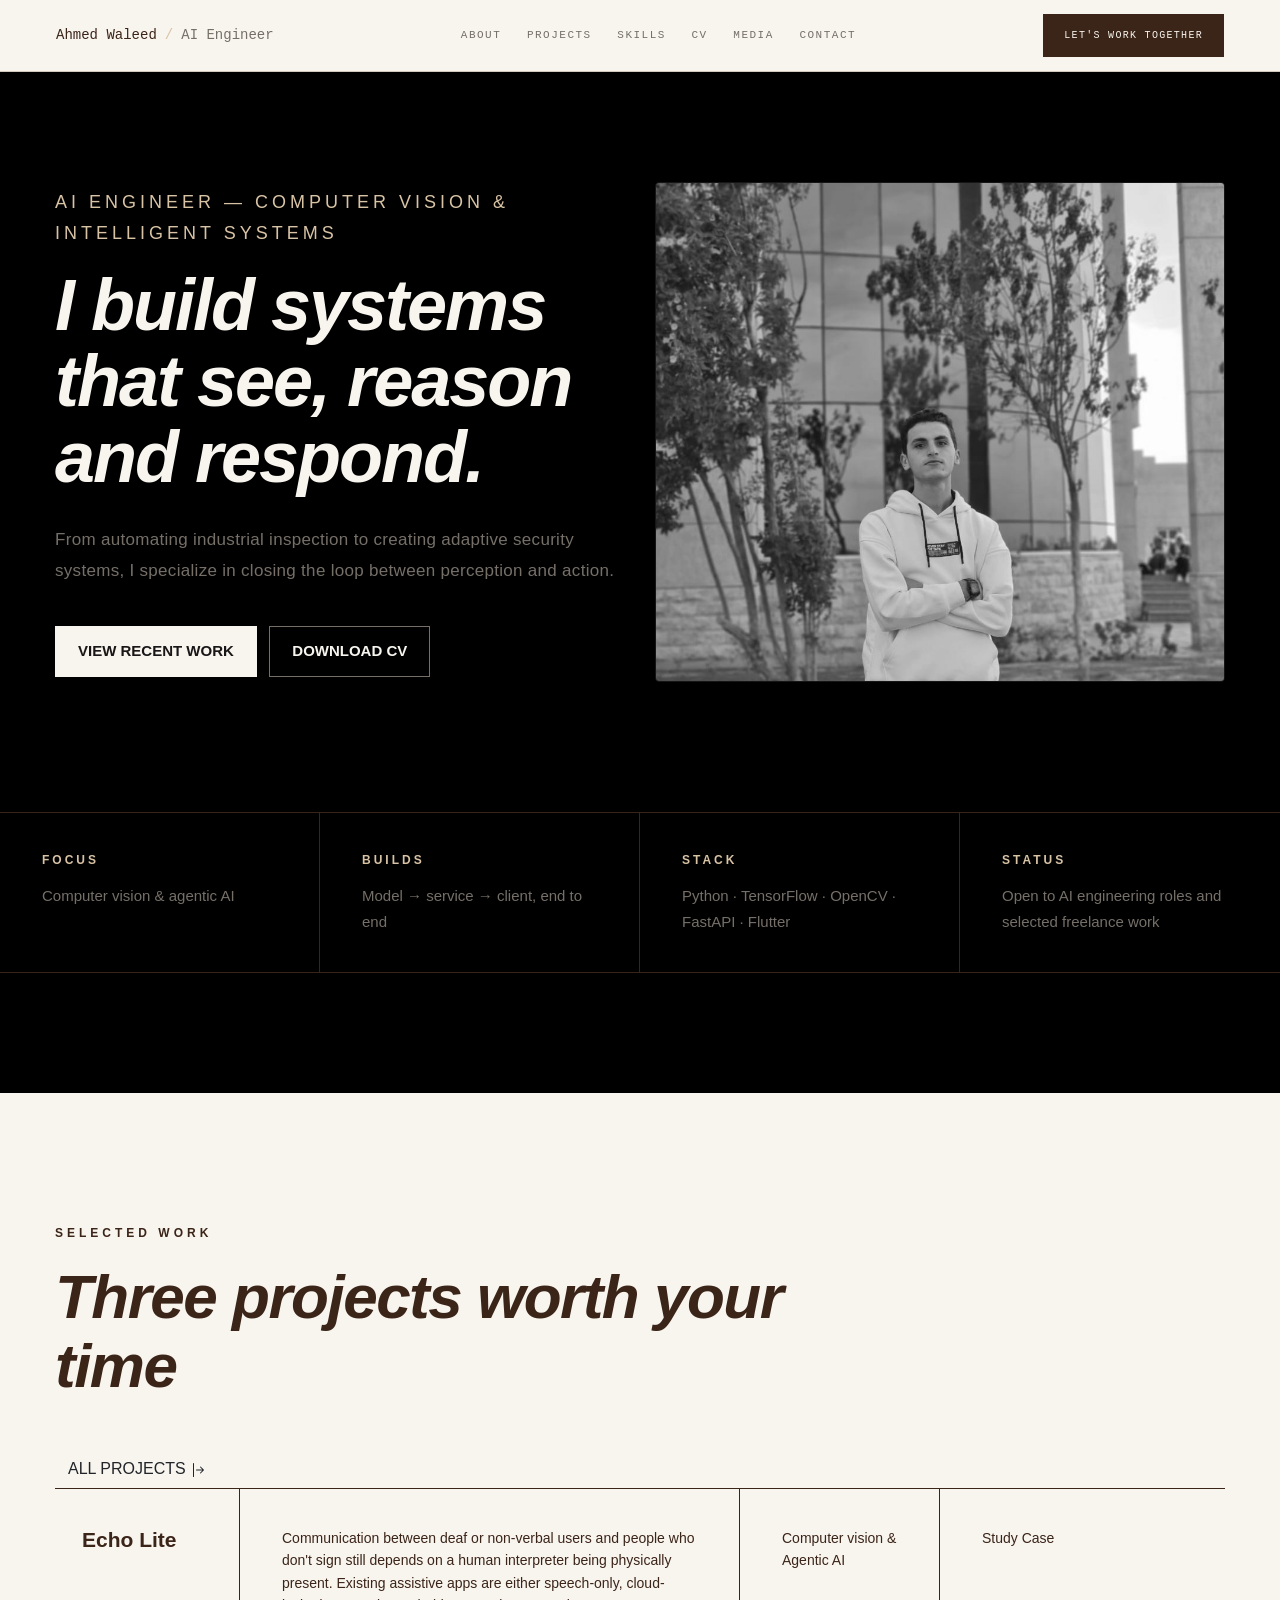
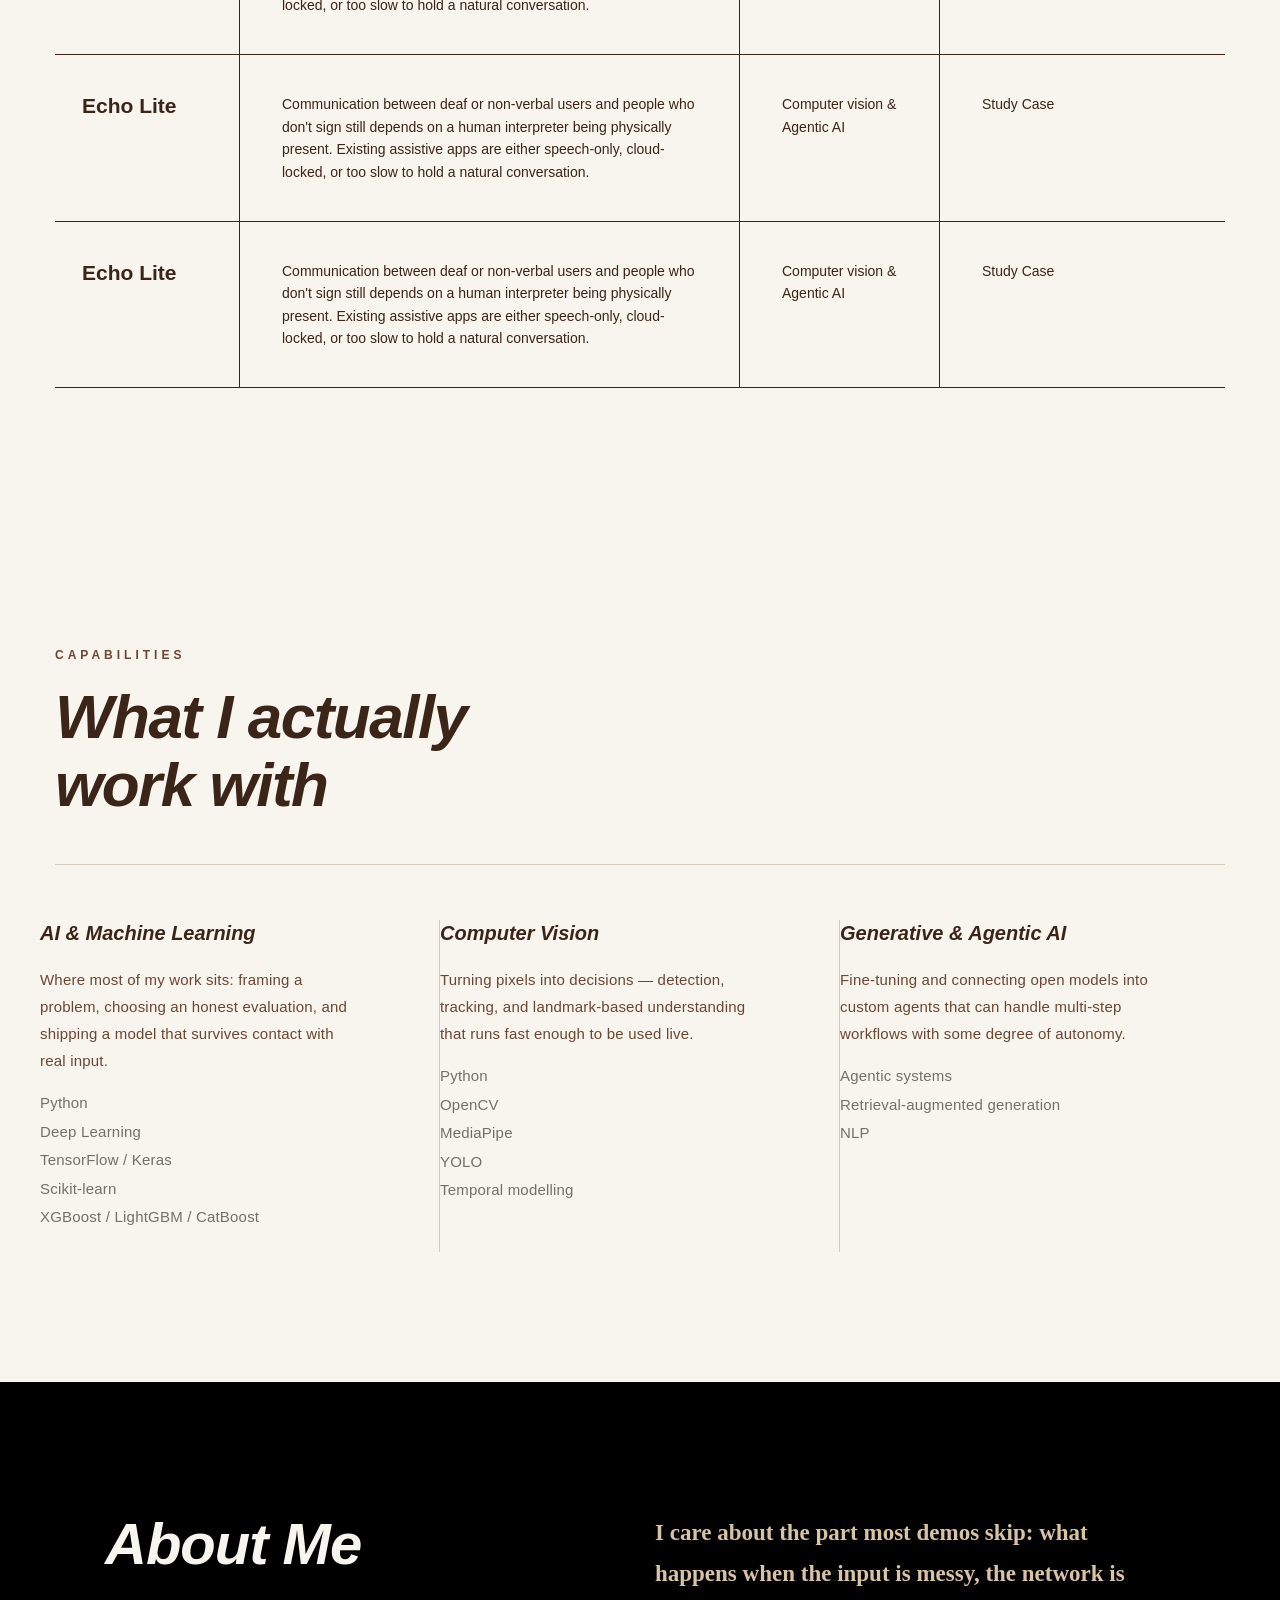
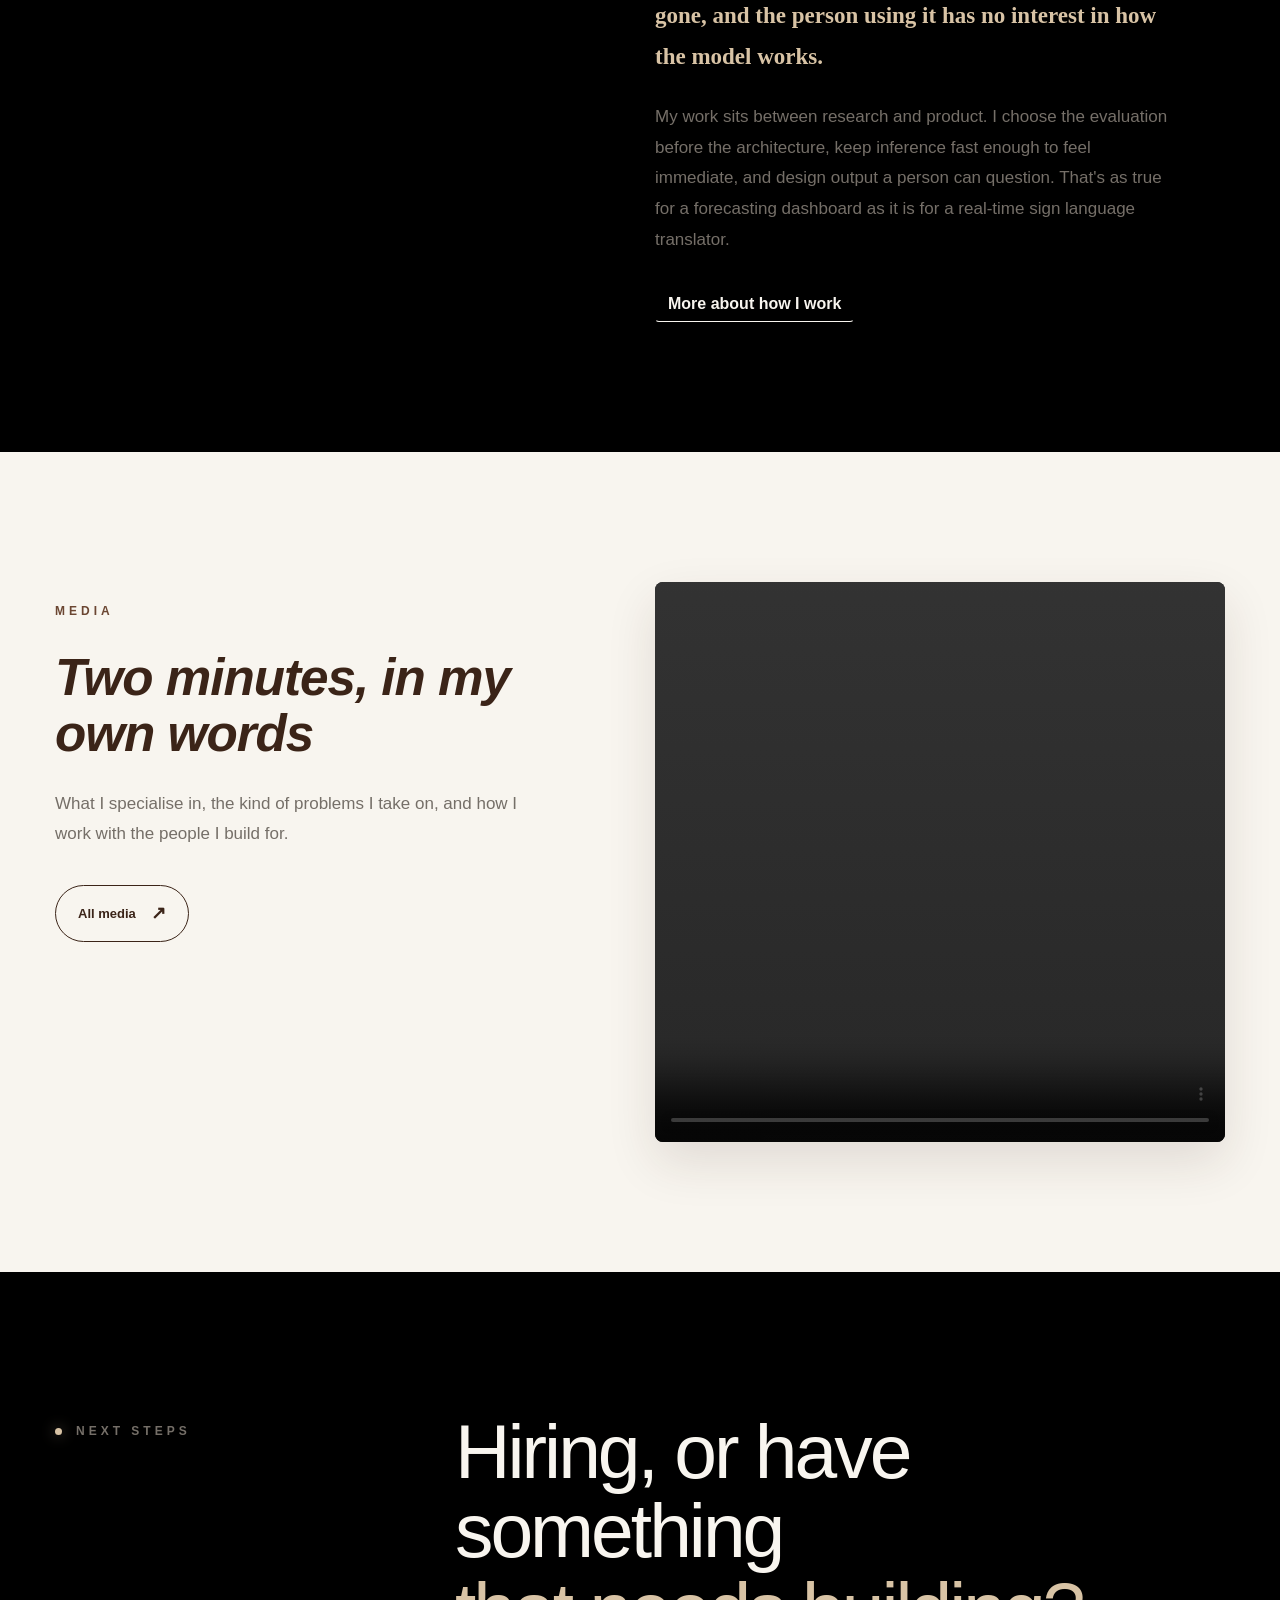
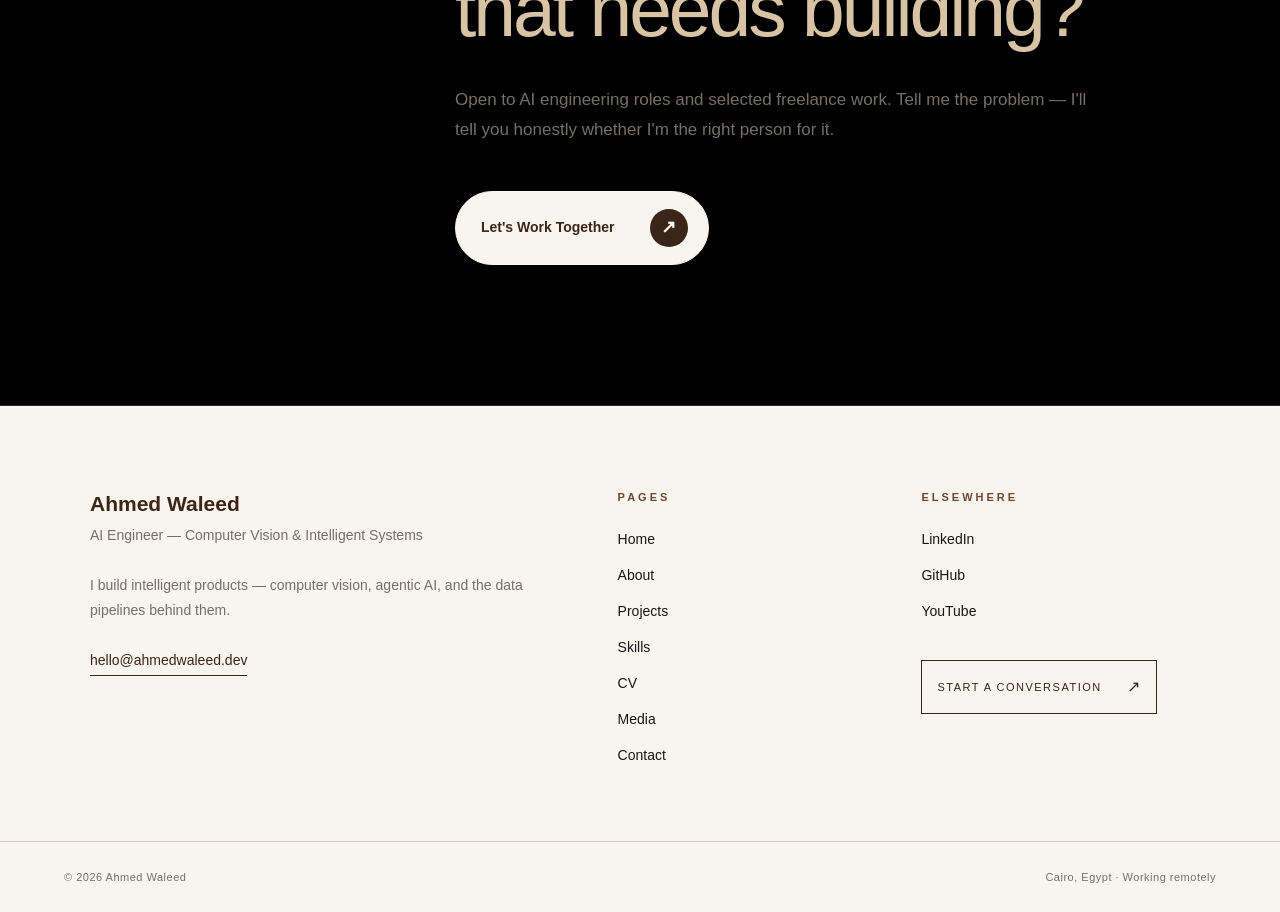
<file: index.html>
<!DOCTYPE html>
<html lang="en">

<head>

    <meta charset="UTF-8">

    <meta name="viewport" content="width=device-width, initial-scale=1.0">

    <!-- SEO -->
    <meta name="description"
        content="Ahmed Waleed — AI Engineer specializing in Computer Vision and Intelligent Systems.">

    <meta name="author" content="Ahmed Waleed">

    <!-- Bootstrap 4.6.2 -->
    <link rel="stylesheet" href="https://cdn.jsdelivr.net/npm/bootstrap@4.6.2/dist/css/bootstrap.min.css"
        integrity="sha384-xOolHFLEh07PJGoPkLv1IbcEPTNtaed2xpHsD9ESMhqIYd0nLMwNLD69Npy4HI+N" crossorigin="anonymous">

    <!-- Custom CSS -->

    <link rel="stylesheet" href="css/style.css">
    <link rel="stylesheet" href="css/navbar.css">

    <title>Ahmed Waleed | AI Engineer</title>

</head>


<body>


    <!-- =====================================================
         NAVBAR
    ====================================================== -->

    <header class="navbar">

        <div class="navbar-inner">

            <a href="index.html" class="logo">

                <span class="logo-name">
                    Ahmed Waleed
                </span>

                <span class="logo-slash">
                    /
                </span>

                <span class="logo-role">
                    AI Engineer
                </span>

            </a>

            <!-- Toggler/collapsibe Button -->
            <button class="navbar-toggler" type="button" aria-label="Toggle navigation">
                <span class="navbar-toggler-icon"></span>
            </button>


            <nav class="nav-links">

                <a href="about.html">
                    ABOUT
                </a>

                <a href="projects.html">
                    PROJECTS
                </a>

                <a href="skils.html">
                    SKILLS
                </a>

                <a href="cvpage.html">
                    CV
                </a>

                <a href="media.html">
                    MEDIA
                </a>

                <a href="contact.html">
                    CONTACT
                </a>

            </nav>


            <a href="contact.html" class="nav-button">
                LET'S WORK TOGETHER
            </a>

        </div>

    </header>



    <!-- HERO -->
    <section class="hero" aria-labelledby="hero-title">

        <div class="container">

            <div class="row align-items-center">

                <!-- Hero Content -->

                <div class="col-md-6">

                    <div class="hero-content">

                        <p>
                            AI Engineer — Computer Vision &amp;
                            <br>
                            Intelligent Systems
                        </p>

                        <h1 id="hero-title">

                            I build systems
                            <br>
                            that see, reason
                            <br>
                            and respond.

                        </h1>

                        <p>

                            From automating industrial inspection to creating
                            adaptive security systems, I specialize in
                            closing the loop between perception and action.

                        </p>


                        <!-- Hero Buttons -->

                        <div class="hero-actions">

                            <a href="#projects" class="btn btn-dark mr-2">

                                VIEW RECENT WORK

                            </a>

                            <a href="#cv" class="btn btn-outline-secondary">

                                DOWNLOAD CV

                            </a>

                        </div>

                    </div>

                </div>


                <!-- Hero Image -->

                <div class="col-md-6">

                    <div class="hero-image">

                        <img src="images/moa.jpg" class="img-fluid w-100" alt="Ahmed Waleed — AI Engineer"
                            loading="eager">

                    </div>

                </div>

            </div>

        </div>

    </section>



    <main>

        <!-- =========================
             QUICK INFO
        ========================== -->

        <section class="info-section">

            <div class="container-fluid">

                <div class="row info-row">

                    <div class="col-md-3 info-item">

                        <span class="info-label">
                            FOCUS
                        </span>

                        <p>
                            Computer vision &amp; agentic AI
                        </p>

                    </div>


                    <div class="col-md-3 info-item">

                        <span class="info-label">
                            BUILDS
                        </span>

                        <p>
                            Model → service → client, end to end
                        </p>

                    </div>


                    <div class="col-md-3 info-item">

                        <span class="info-label">
                            STACK
                        </span>

                        <p>
                            Python · TensorFlow · OpenCV · FastAPI · Flutter
                        </p>

                    </div>


                    <div class="col-md-3 info-item">

                        <span class="info-label">
                            STATUS
                        </span>

                        <p>
                            Open to AI engineering roles and selected freelance work
                        </p>

                    </div>

                </div>

            </div>

        </section>



        <!-- =========================
             PROJECTS
        ========================== -->

        <section id="projects" class="project-section">

            <div class="container">

                <p class="section-label">
                    SELECTED WORK
                </p>


                <div class="projects-header">

                    <h2>
                        Three projects worth your time
                    </h2>

                    <a href="projects.html" class="btn">

                        ALL PROJECTS

                        <svg xmlns="http://www.w3.org/2000/svg" width="16" height="16" fill="currentColor"
                            viewBox="0 0 16 16">

                            <path fill-rule="evenodd"
                                d="M6 8a.5.5 0 0 0 .5.5h5.793l-2.147 2.146a.5.5 0 0 0 .708.708l3-3a.5.5 0 0 0 0-.708l-3-3a.5.5 0 0 0-.708.708L12.293 7.5H6.5A.5.5 0 0 0 6 8m-2.5 7a.5.5 0 0 1-.5-.5v-13a.5.5 0 0 1 1 0v13a.5.5 0 0 1-.5.5" />

                        </svg>

                    </a>

                </div>


                <hr>


                <!-- PROJECT 1 -->

                <a href="projects.html" class="project-link">

                    <div class="row info-row">

                        <div class="col-md-2 info-item">

                            <h3>
                                Echo Lite
                            </h3>

                        </div>


                        <div class="col-md-5 info-item">

                            <p>

                                Communication between deaf or non-verbal users
                                and people who don't sign still depends on a
                                human interpreter being physically present.

                                Existing assistive apps are either speech-only,
                                cloud-locked, or too slow to hold a natural
                                conversation.

                            </p>

                        </div>


                        <div class="col-md-2 info-item">

                            <p>
                                Computer vision &amp; Agentic AI
                            </p>

                        </div>


                        <div class="col-md-2 info-item">

                            <p>
                                Study Case
                            </p>

                        </div>

                    </div>

                </a>


                <!-- PROJECT 2 -->

                <a href="projects.html" class="project-link">

                    <div class="row info-row">

                        <div class="col-md-2 info-item">

                            <h3>
                                Echo Lite
                            </h3>

                        </div>


                        <div class="col-md-5 info-item">

                            <p>

                                Communication between deaf or non-verbal users
                                and people who don't sign still depends on a
                                human interpreter being physically present.

                                Existing assistive apps are either speech-only,
                                cloud-locked, or too slow to hold a natural
                                conversation.

                            </p>

                        </div>


                        <div class="col-md-2 info-item">

                            <p>
                                Computer vision &amp; Agentic AI
                            </p>

                        </div>


                        <div class="col-md-2 info-item">

                            <p>
                                Study Case
                            </p>

                        </div>

                    </div>

                </a>


                <!-- PROJECT 3 -->

                <a href="projects.html" class="project-link">

                    <div class="row info-row">

                        <div class="col-md-2 info-item">

                            <h3>
                                Echo Lite
                            </h3>

                        </div>


                        <div class="col-md-5 info-item">

                            <p>

                                Communication between deaf or non-verbal users
                                and people who don't sign still depends on a
                                human interpreter being physically present.

                                Existing assistive apps are either speech-only,
                                cloud-locked, or too slow to hold a natural
                                conversation.

                            </p>

                        </div>


                        <div class="col-md-2 info-item">

                            <p>
                                Computer vision &amp; Agentic AI
                            </p>

                        </div>


                        <div class="col-md-2 info-item">

                            <p>
                                Study Case
                            </p>

                        </div>

                    </div>

                </a>

            </div>

        </section>



        <!-- =========================
             CAPABILITIES
        ========================== -->

        <section id="skills" class="capablity-section">

            <div class="container">

                <div class="row">

                    <div class="col-md-8">

                        <h5>
                            CAPABILITIES
                        </h5>

                        <h2>
                            What I actually
                            <br>
                            work with
                        </h2>

                    </div>

                </div>


                <hr>


                <div class="row">

                    <!-- AI -->

                    <div class="col-md-4 capabality-item">

                        <h3>
                            AI &amp; Machine Learning
                        </h3>

                        <p>

                            Where most of my work sits: framing a problem,
                            choosing an honest evaluation, and shipping a
                            model that survives contact with real input.

                        </p>

                        <p>

                            Python<br>
                            Deep Learning<br>
                            TensorFlow / Keras<br>
                            Scikit-learn<br>
                            XGBoost / LightGBM / CatBoost

                        </p>

                    </div>


                    <!-- Computer Vision -->

                    <div class="col-md-4 capabality-item">

                        <h3>
                            Computer Vision
                        </h3>

                        <p>

                            Turning pixels into decisions — detection,
                            tracking, and landmark-based understanding
                            that runs fast enough to be used live.

                        </p>

                        <p>

                            Python<br>
                            OpenCV<br>
                            MediaPipe<br>
                            YOLO<br>
                            Temporal modelling

                        </p>

                    </div>


                    <!-- Agentic AI -->

                    <div class="col-md-4 capabality-item">

                        <h3>
                            Generative &amp; Agentic AI
                        </h3>

                        <p>

                            Fine-tuning and connecting open models into
                            custom agents that can handle multi-step
                            workflows with some degree of autonomy.

                        </p>

                        <p>

                            Agentic systems<br>
                            Retrieval-augmented generation<br>
                            NLP

                        </p>

                    </div>

                </div>

            </div>

        </section>



        <!-- =========================
             ABOUT
        ========================== -->

        <section id="about" class="about-section">

            <div class="container">

                <div class="row">

                    <div class="col-md-6">

                        <h2>
                            About Me
                        </h2>

                    </div>


                    <div class="col-md-6">

                        <p>

                            I care about the part most demos skip:
                            what happens when the input is messy,
                            the network is gone, and the person using it
                            has no interest in how the model works.

                        </p>


                        <p>

                            My work sits between research and product.
                            I choose the evaluation before the architecture,
                            keep inference fast enough to feel immediate,
                            and design output a person can question.

                            That's as true for a forecasting dashboard
                            as it is for a real-time sign language translator.

                        </p>


                        <a href="#contact" class="btn">
                            More about how I work
                        </a>

                    </div>

                </div>

            </div>

        </section>



        <!-- =========================
             MEDIA
        ========================== -->

        <section id="media" class="media-section">

            <div class="container">

                <div class="row align-items-start">

                    <!-- Media Text -->

                    <div class="col-md-6">

                        <div class="media-content">

                            <span class="media-label">
                                MEDIA
                            </span>

                            <h2 class="media-title">
                                Two minutes, in my own words
                            </h2>

                            <p class="media-description">

                                What I specialise in, the kind of problems
                                I take on, and how I work with the people
                                I build for.

                            </p>


                            <a href="#" class="media-btn">

                                All media
                                <span>↗</span>

                            </a>

                        </div>

                    </div>


                    <!-- Media Video -->

                    <div class="col-md-6">

                        <div class="media-video">

                            <video src="images/WhatsApp Video 2026-08-24 at 12.49.15 PM.mp4" controls muted autoplay
                                loop playsinline>
                            </video>

                            <div class="video-overlay"></div>

                        </div>

                    </div>

                </div>

            </div>

        </section>



        <!-- =========================
             CONTACT
        ========================== -->

        <section id="contact" class="contact-section">

            <div class="container">

                <div class="row contact-content">

                    <div class="col-md-4">

                        <div class="contact-label">

                            <span></span>

                            <h5>
                                NEXT STEPS
                            </h5>

                        </div>

                    </div>


                    <div class="col-md-8">

                        <div class="contact-main">

                            <h2>

                                Hiring, or have something
                                <span>
                                    that needs building?
                                </span>

                            </h2>


                            <p>

                                Open to AI engineering roles and selected
                                freelance work.

                                Tell me the problem — I'll tell you honestly
                                whether I'm the right person for it.

                            </p>


                            <a href="#contact" class="contact-btn">

                                <span>
                                    Let's Work Together
                                </span>

                                <span class="arrow">
                                    ↗
                                </span>

                            </a>

                        </div>

                    </div>

                </div>

            </div>

        </section>

    </main>



    <!-- =========================
         FOOTER
    ========================== -->

    <footer class="site-footer">

        <div class="footer-main">

            <div class="footer-container">


                <!-- Brand -->

                <div class="footer-brand">

                    <h3>
                        Ahmed Waleed
                    </h3>


                    <p class="footer-role">

                        AI Engineer — Computer Vision &amp;
                        Intelligent Systems

                    </p>


                    <p class="footer-description">

                        I build intelligent products —
                        computer vision, agentic AI,
                        and the data pipelines behind them.

                    </p>


                    <a href="mailto:hello@ahmedwaleed.dev" class="footer-email">

                        hello@ahmedwaleed.dev

                    </a>

                </div>



                <!-- Pages -->

                <div class="footer-column">

                    <h4>
                        PAGES
                    </h4>


                    <nav class="footer-links">

                        <a href="#home">
                            Home
                        </a>

                        <a href="#about">
                            About
                        </a>

                        <a href="#projects">
                            Projects
                        </a>

                        <a href="#skills">
                            Skills
                        </a>

                        <a href="#cv">
                            CV
                        </a>

                        <a href="#media">
                            Media
                        </a>

                        <a href="#contact">
                            Contact
                        </a>

                    </nav>

                </div>



                <!-- Elsewhere -->

                <div class="footer-column">

                    <h4>
                        ELSEWHERE
                    </h4>


                    <nav class="footer-links">

                        <a href="#" target="_blank">
                            LinkedIn
                        </a>

                        <a href="#" target="_blank">
                            GitHub
                        </a>

                        <a href="#" target="_blank">
                            YouTube
                        </a>

                    </nav>


                    <a href="#contact" class="conversation-btn">

                        <span>
                            START A CONVERSATION
                        </span>

                        <span class="conversation-arrow">
                            ↗
                        </span>

                    </a>

                </div>

            </div>

        </div>



        <!-- Footer Bottom -->

        <div class="footer-bottom">

            <div class="footer-bottom-container">

                <p>
                    © 2026 Ahmed Waleed
                </p>

                <p>
                    Cairo, Egypt · Working remotely
                </p>

            </div>

        </div>

    </footer>



    <!-- =========================
         JAVASCRIPT
    ========================== -->

    <script src="js/main.js"></script>

    <script src="https://code.jquery.com/jquery-3.5.1.slim.min.js"></script>

    <script src="https://cdn.jsdelivr.net/npm/popper.js@1.16.1/dist/umd/popper.min.js"></script>

    <script src="https://cdn.jsdelivr.net/npm/bootstrap@4.6.2/dist/js/bootstrap.min.js"></script>

</body>

</html>
</file>
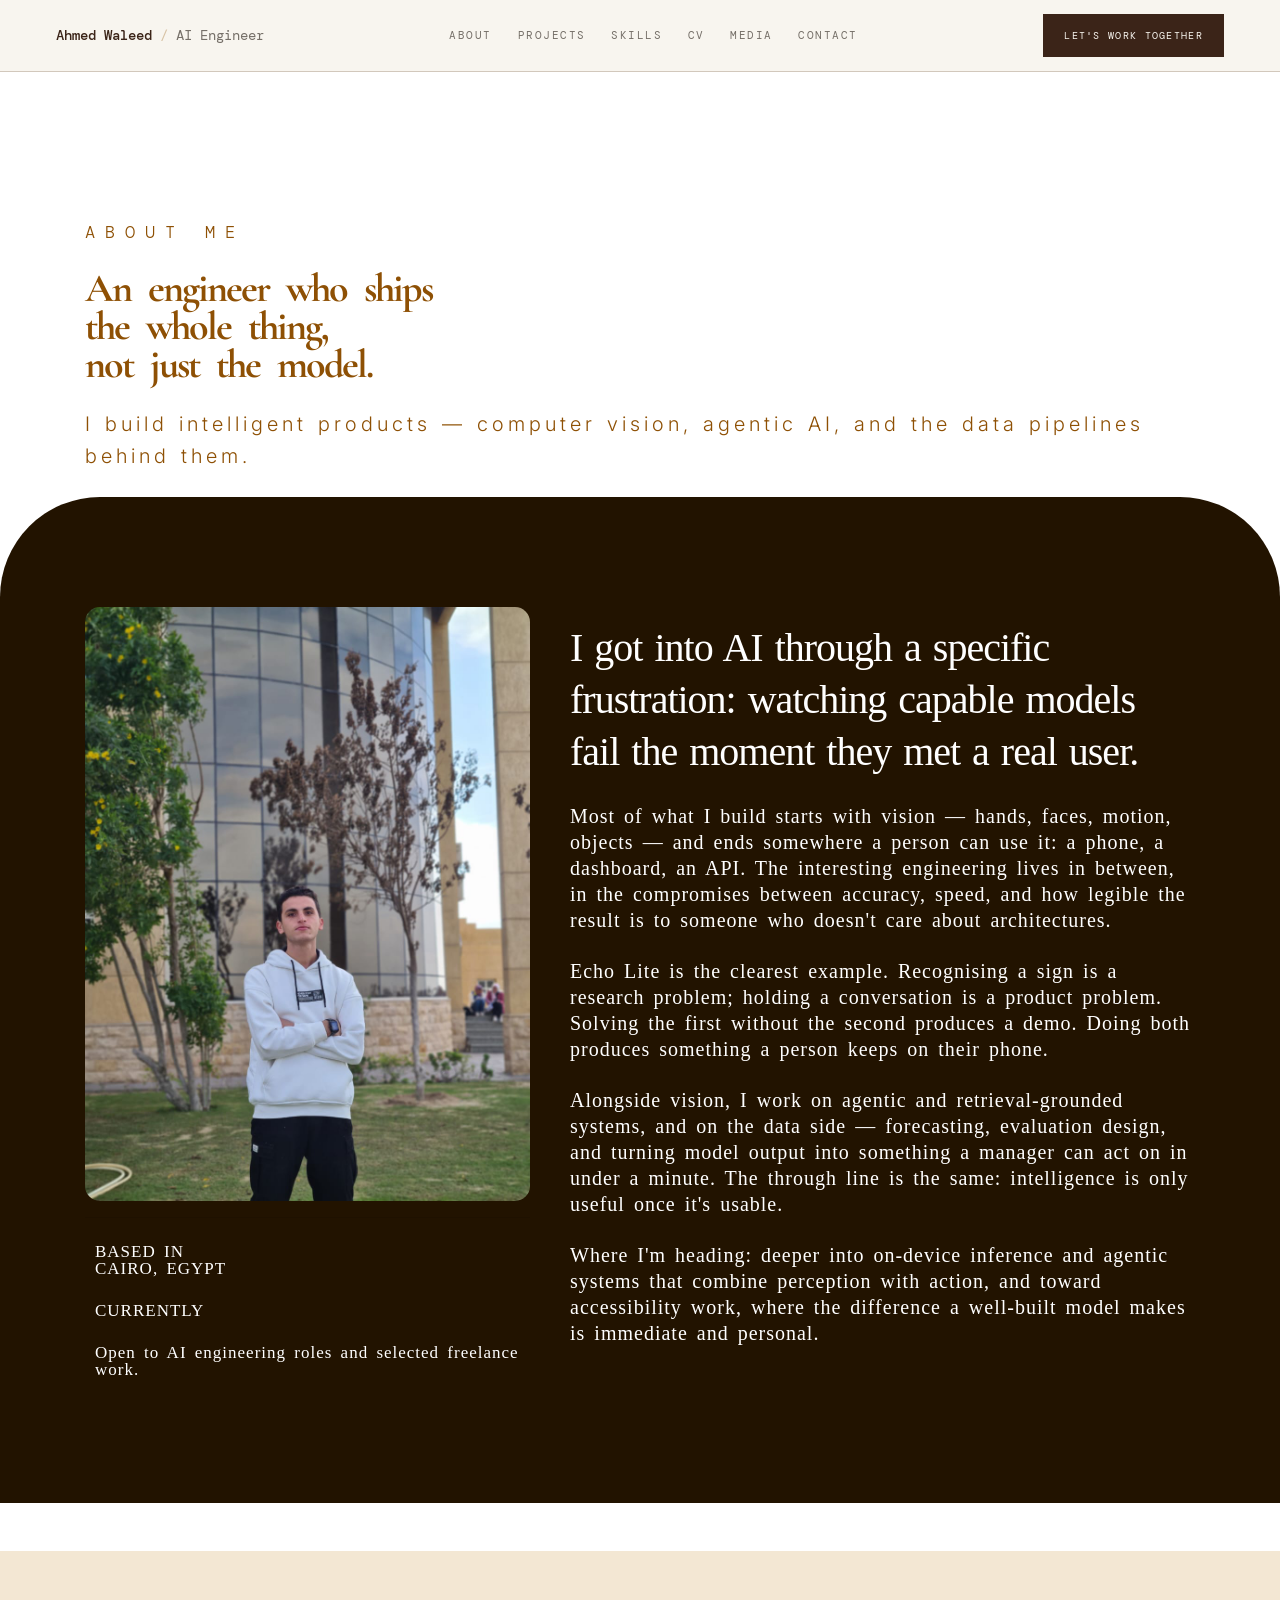
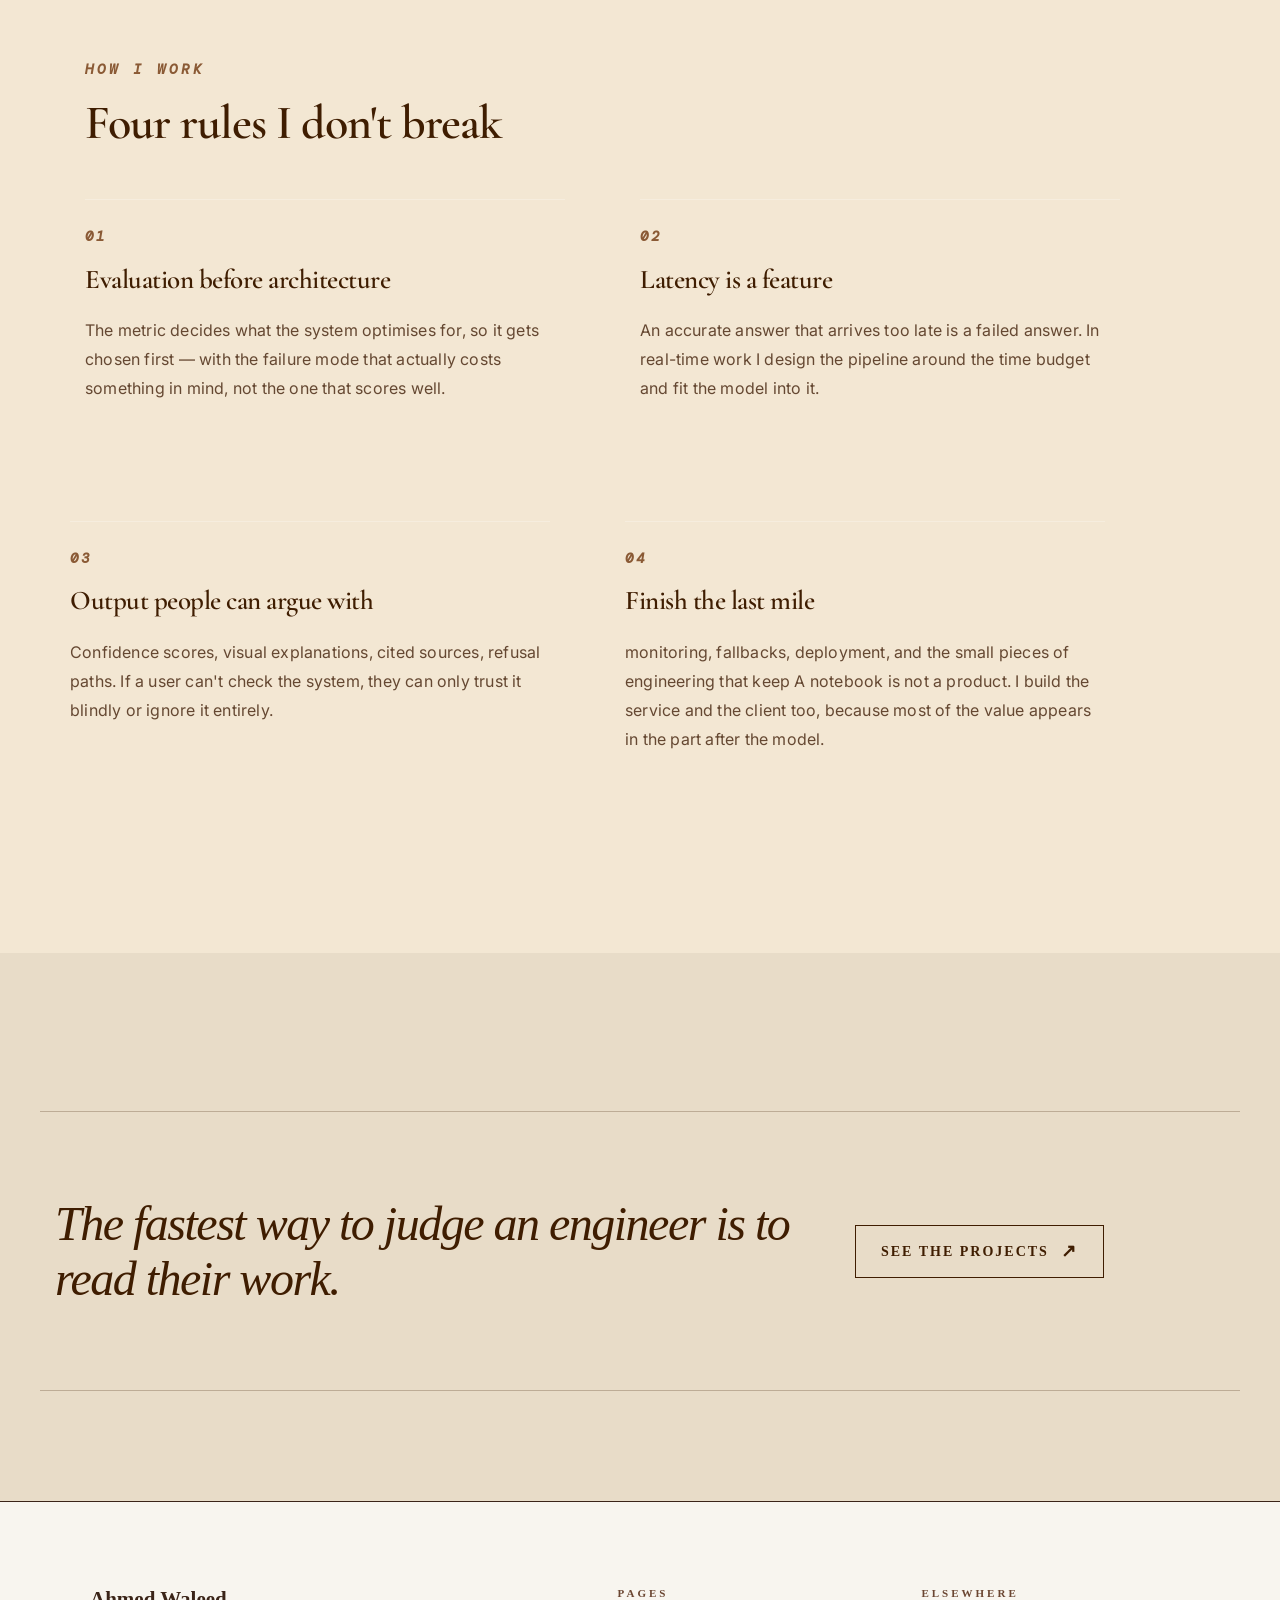
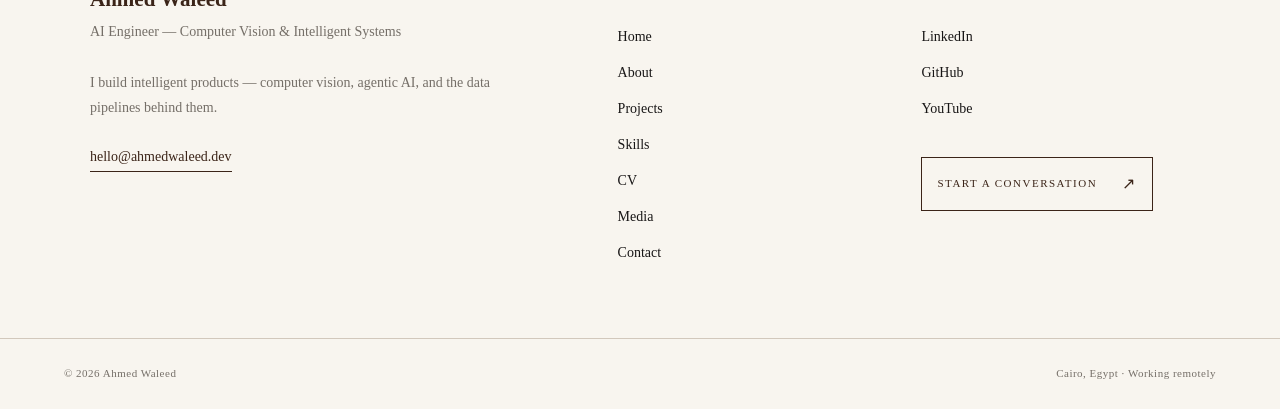
<file: about.html>
<!DOCTYPE html>
<html lang="en">

<head>

    <meta charset="UTF-8">

    <meta name="viewport" content="width=device-width, initial-scale=1.0">

    <!-- SEO -->
    <meta name="description"
        content="Ahmed Waleed — AI Engineer specializing in Computer Vision and Intelligent Systems.">

    <meta name="author" content="Ahmed Waleed">

    <!-- Fonts  -->
    <link
        href="https://fonts.googleapis.com/css2?family=Cormorant+Garamond:wght@400;500;600;700&family=DM+Mono:wght@300;400;500&family=Inter:wght@300;400;500;600&display=swap"
        rel="stylesheet">
    <link
        href="https://fonts.googleapis.com/css2?family=DM+Mono:wght@300;400;500&family=Inter:wght@300;400;500;600&display=swap"
        rel="stylesheet">

    <!-- Bootstrap 4.6.2 -->
    <link rel="stylesheet" href="https://cdn.jsdelivr.net/npm/bootstrap@4.6.2/dist/css/bootstrap.min.css"
        integrity="sha384-xOolHFLEh07PJGoPkLv1IbcEPTNtaed2xpHsD9ESMhqIYd0nLMwNLD69Npy4HI+N" crossorigin="anonymous">

    <!-- Custom CSS -->
    <link rel="stylesheet" href="css/navbar.css">
    <link rel="stylesheet" href="css/style.css">
    <link rel="stylesheet" href="css/aboutstyle.css">


    <title>About | Ahmed Waleed</title>

</head>

<body>

    <!-- =====================================================
         NAVBAR
    ====================================================== -->
    <header class="navbar">

        <div class="navbar-inner">

            <a href="index.html" class="logo">

                <span class="logo-name">
                    Ahmed Waleed
                </span>

                <span class="logo-slash">
                    /
                </span>

                <span class="logo-role">
                    AI Engineer
                </span>

            </a>

            <!-- Toggler/collapsibe Button -->
            <button class="navbar-toggler" type="button" aria-label="Toggle navigation">
                <span class="navbar-toggler-icon"></span>
            </button>


            <nav class="nav-links">

                <a href="about.html">
                    ABOUT
                </a>

                <a href="projects.html">
                    PROJECTS
                </a>

                <a href="skils.html">
                    SKILLS
                </a>

                <a href="cvpage.html">
                    CV
                </a>

                <a href="media.html">
                    MEDIA
                </a>

                <a href="contact.html">
                    CONTACT
                </a>

            </nav>


            <a href="contact.html" class="nav-button">
                LET'S WORK TOGETHER
            </a>

        </div>

    </header>


    <!-- end navbar -->

    <!-- =========================
         ABOUT
    ========================== -->
    <!-- =====================================================
     ABOUT INTRO
====================================================== -->

    <section class="intro-about">

        <div class="container">

            <div class="row">

                <div class="col-md-12">

                    <h1>
                        ABOUT ME
                    </h1>

                </div>

                <div class="col-md-12">

                    <h3>
                        An engineer who ships
                        <br>
                        the whole thing,
                        <br>
                        not just the model.
                    </h3>

                    <p>
                        I build intelligent products —
                        computer vision, agentic AI,
                        and the data pipelines behind them.
                    </p>

                </div>

            </div>

        </div>

    </section>


    <!-- =====================================================
     ABOUT CONTENT
    ====================================================== -->

    <section class="about2">

        <div class="container">

            <div class="row">

                <!-- LEFT COLUMN -->

                <div class="col-md-5">

                    <div class="about2-image">

                        <img src="images/moa.jpg" alt="Ahmed Waleed" class="w-100">

                    </div>

                    <hr>

                    <div class="about2-info">

                        <p>
                            BASED IN
                            <br>
                            CAIRO, EGYPT
                        </p>
                        <p>
                            CURRENTLY
                        </p>
                        <p>
                            Open to AI engineering roles
                            and selected freelance work.
                        </p>

                    </div>

                </div>


                <!-- RIGHT COLUMN -->

                <div class="col-md-7">

                    <div class="about2-content">

                        <p>
                            I got into AI through a specific frustration:
                            watching capable models fail the moment they
                            met a real user.
                        </p>

                        <p>
                            Most of what I build starts with vision —
                            hands, faces, motion, objects — and ends somewhere
                            a person can use it: a phone, a dashboard, an API.

                            The interesting engineering lives in between,
                            in the compromises between accuracy, speed, and
                            how legible the result is to someone who doesn't
                            care about architectures.
                        </p>

                        <p>
                            Echo Lite is the clearest example.

                            Recognising a sign is a research problem;
                            holding a conversation is a product problem.

                            Solving the first without the second produces
                            a demo. Doing both produces something a person
                            keeps on their phone.
                        </p>

                        <p>
                            Alongside vision, I work on agentic and
                            retrieval-grounded systems, and on the data side —
                            forecasting, evaluation design, and turning model
                            output into something a manager can act on in
                            under a minute.

                            The through line is the same:
                            intelligence is only useful once it's usable.
                        </p>

                        <p>
                            Where I'm heading: deeper into on-device inference
                            and agentic systems that combine perception with
                            action, and toward accessibility work, where the
                            difference a well-built model makes is immediate
                            and personal.
                        </p>

                    </div>

                </div>

            </div>

        </div>

    </section>

    <!-- HIW Section  -->

    <section class="how-section mt-5">
        <div class="container">
            <div class="row">
                <div class="col-md-12">
                    <h5>
                        HOW I WORK
                    </h5>
                    <h2>
                        Four rules I don't break
                    </h2>
                    <!-- <hr style="color: rgb(255, 255, 255);" class="w-50"> -->

                    <div class="row mt-5">
                        <div class="col-md-6">
                            <div class="">
                                <hr>
                                <h4>01</h4>
                                <h2>Evaluation before architecture</h2>
                                <p>The metric decides what the system optimises for, so it gets chosen first — with the
                                    failure mode that actually costs something in mind, not the one that scores well.
                                </p>

                            </div>



                        </div>

                        <div class="col-md-6">
                            <div class="">
                                <hr>
                                <h4>02</h4>
                                <h2>Latency is a feature</h2>
                                <p>An accurate answer that arrives too late is a failed answer. In real-time work I
                                    design the pipeline around the time budget and fit the model into it.
                                </p>

                            </div>



                        </div>

                        <div class="row mt-5">
                            <div class="col-md-6">
                                <div class="">
                                    <hr>
                                    <h4>03</h4>
                                    <h2>Output people can argue with</h2>
                                    <p> Confidence scores, visual explanations, cited sources, refusal paths. If a user
                                        can't check the system, they can only trust it blindly or ignore it entirely.

                                    </p>

                                </div>



                            </div>

                            <div class="col-md-6">
                                <div class="">
                                    <hr>
                                    <h4>04</h4>
                                    <h2>Finish the last mile</h2>
                                    <p> monitoring, fallbacks, deployment, and the small pieces of engineering that keep
                                        A notebook is not a product. I build the service and the client too, because
                                        most of the value appears in the part after the model.

                                    </p>

                                </div>



                            </div>

                        </div>
                    </div>
                </div>
            </div>
    </section>
    <!-- end of HTW  -->

    <!-- all projects section  -->
    <section class="project-section">
        <div class='container'>
            <div class="row mt-5">
                <div class="col-md-8">
                    <h1>The fastest way to judge an engineer is to read their work.</h1>
                </div>

                <div class="col-md-4">
                    <a href="" class="btn btn-outline-light "> See The Projects</a>
                </div>
            </div>
        </div>
    </section>


    <!-- =========================
         FOOTER
    ========================== -->

    <footer class="site-footer">

        <div class="footer-main">

            <div class="footer-container">


                <!-- Brand -->

                <div class="footer-brand">

                    <h3>
                        Ahmed Waleed
                    </h3>


                    <p class="footer-role">

                        AI Engineer — Computer Vision &amp;
                        Intelligent Systems

                    </p>


                    <p class="footer-description">

                        I build intelligent products —
                        computer vision, agentic AI,
                        and the data pipelines behind them.

                    </p>


                    <a href="mailto:hello@ahmedwaleed.dev" class="footer-email">

                        hello@ahmedwaleed.dev

                    </a>

                </div>



                <!-- Pages -->

                <div class="footer-column">

                    <h4>
                        PAGES
                    </h4>


                    <nav class="footer-links">

                        <a href="#home">
                            Home
                        </a>

                        <a href="#about">
                            About
                        </a>

                        <a href="#projects">
                            Projects
                        </a>

                        <a href="#skills">
                            Skills
                        </a>

                        <a href="#cv">
                            CV
                        </a>

                        <a href="#media">
                            Media
                        </a>

                        <a href="#contact">
                            Contact
                        </a>

                    </nav>

                </div>



                <!-- Elsewhere -->

                <div class="footer-column">

                    <h4>
                        ELSEWHERE
                    </h4>


                    <nav class="footer-links">

                        <a href="#" target="_blank">
                            LinkedIn
                        </a>

                        <a href="#" target="_blank">
                            GitHub
                        </a>

                        <a href="#" target="_blank">
                            YouTube
                        </a>

                    </nav>


                    <a href="#contact" class="conversation-btn">

                        <span>
                            START A CONVERSATION
                        </span>

                        <span class="conversation-arrow">
                            ↗
                        </span>

                    </a>

                </div>

            </div>

        </div>



        <!-- Footer Bottom -->

        <div class="footer-bottom">

            <div class="footer-bottom-container">

                <p>
                    © 2026 Ahmed Waleed
                </p>

                <p>
                    Cairo, Egypt · Working remotely
                </p>

            </div>

        </div>

    </footer>

    </div>

    <!-- =========================
         JAVASCRIPT
    ========================== -->

    <script src="js/main.js"></script>

    <script src="https://cdn.jsdelivr.net/npm/jquery@3.5.1/dist/jquery.slim.min.js"
        integrity="sha384-DfXdz2htPH0lsSSs5nSSs5nVYUew+OrCXaRkfj" crossorigin="anonymous">
        </script>


    <script src="https://cdn.jsdelivr.net/npm/popper.js@1.16.1/dist/umd/popper.min.js"
        integrity="sha384-9/reFTGAW83EW2RDu2S0VKaIzap3H66lZH81PoYlFhbGU+6BZp6G7niu735Sk7lN" crossorigin="anonymous">
        </script>


    <script src="https://cdn.jsdelivr.net/npm/bootstrap@4.6.2/dist/js/bootstrap.min.js"
        integrity="sha384-+sLIOodYLS7CIrQpBjl+C7nPvqq+FbNUBDunl/OZv93DB7Ln/533i8e/mZXLi/P+" crossorigin="anonymous">
        </script>

</body>

</html>
</file>
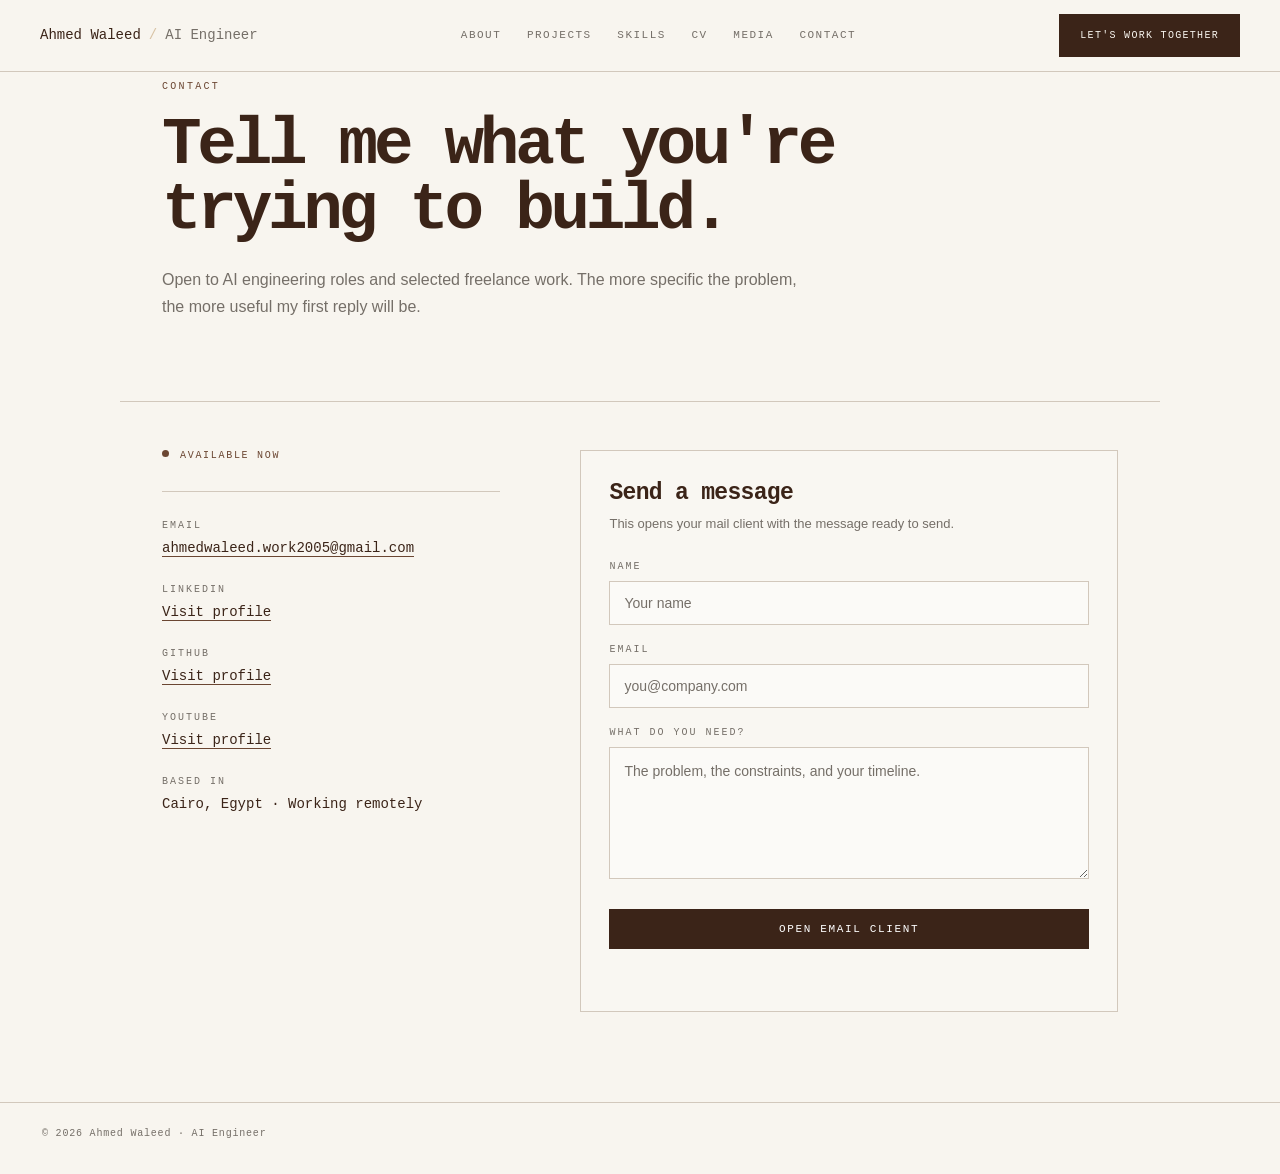
<file: contact.html>
<!DOCTYPE html>
<html lang="en">

<head>
    <meta charset="UTF-8" />
    <meta name="viewport" content="width=device-width, initial-scale=1.0" />
    <link rel="stylesheet" href="css/contact.css">
    <link rel="stylesheet" href="css/navbar.css">
    <title>Ahmed Waleed — AI Engineer</title>

</head>

<body>

    <header class="navbar">

        <div class="navbar-inner">

            <a href="index.html" class="logo">

                <span class="logo-name">
                    Ahmed Waleed
                </span>

                <span class="logo-slash">
                    /
                </span>

                <span class="logo-role">
                    AI Engineer
                </span>

            </a>

            <!-- Toggler/collapsibe Button -->
            <button class="navbar-toggler" type="button" aria-label="Toggle navigation">
                <span class="navbar-toggler-icon"></span>
            </button>


            <nav class="nav-links">

                <a href="about.html">
                    ABOUT
                </a>

                <a href="projects.html">
                    PROJECTS
                </a>

                <a href="skils.html">
                    SKILLS
                </a>

                <a href="cvpage.html">
                    CV
                </a>

                <a href="media.html">
                    MEDIA
                </a>

                <a href="contact.html">
                    CONTACT
                </a>

            </nav>


            <a href="contact.html" class="nav-button">
                LET'S WORK TOGETHER
            </a>

        </div>

    </header>

    <main id="contact">
        <section class="hero">
            <p class="eyebrow">CONTACT</p>
            <h1>Tell me what you're<br>trying to build.</h1>
            <p class="hero-copy">
                Open to AI engineering roles and selected freelance work.
                The more specific the problem, the more useful my first reply will be.
            </p>
        </section>

        <section class="contact-grid">
            <aside>
                <div class="availability">AVAILABLE NOW</div>

                <div class="details">
                    <div class="detail">
                        <div class="detail-label">EMAIL</div>
                        <div class="detail-value">
                            <a href="mailto:ahmedwaleed.work2005@gmail.com">ahmedwaleed.work2005@gmail.com</a>
                        </div>
                    </div>

                    <div class="detail">
                        <div class="detail-label">LINKEDIN</div>
                        <div class="detail-value">
                            <a href="https://www.linkedin.com/in/ahmed-waleed-saleh-44b191376?utm_source=share_via&utm_content=profile&utm_medium=member_android"
                                target="_blank">Visit profile</a>
                        </div>
                    </div>

                    <div class="detail">
                        <div class="detail-label">GITHUB</div>
                        <div class="detail-value">
                            <a href="https://github.com/" target="_blank">Visit profile</a>
                        </div>
                    </div>

                    <div class="detail">
                        <div class="detail-label">YOUTUBE</div>
                        <div class="detail-value">
                            <a href="#" target="_blank">Visit profile</a>
                        </div>
                    </div>

                    <div class="detail">
                        <div class="detail-label">BASED IN</div>
                        <div class="detail-value">Cairo, Egypt · Working remotely</div>
                    </div>
                </div>
            </aside>

            <section class="form-card">
                <h2>Send a message</h2>
                <p>This opens your mail client with the message ready to send.</p>

                <form id="contactForm">
                    <div class="field">
                        <label for="name">NAME</label>
                        <input id="name" name="name" type="text" placeholder="Your name" class="form-control"
                            autocomplete="name" required>
                    </div>

                    <div class="field">
                        <label for="email">EMAIL</label>
                        <input id="email" name="email" type="email" placeholder="you@company.com" class="form-control"
                            autocomplete="email" required>
                    </div>

                    <div class="field">
                        <label for="message">WHAT DO YOU NEED?</label>
                        <textarea id="message" name="message"
                            placeholder="The problem, the constraints, and your timeline." class="form-control"
                            autocomplete="message" required></textarea>
                    </div>

                    <button type="submit">Open email client</button>
                    <p class="status" id="status"></p>
                </form>
            </section>
        </section>
    </main>

    <footer>
        © 2026 Ahmed Waleed · AI Engineer
    </footer>


    <script src="js/main.js"></script>

    <script src="https://code.jquery.com/jquery-3.5.1.slim.min.js"></script>

    <script src="https://cdn.jsdelivr.net/npm/popper.js@1.16.1/dist/umd/popper.min.js"></script>

    <script src="https://stackpath.bootstrapcdn.com/bootstrap/4.5.2/js/bootstrap.min.js"></script>


</body>

</html>
</file>
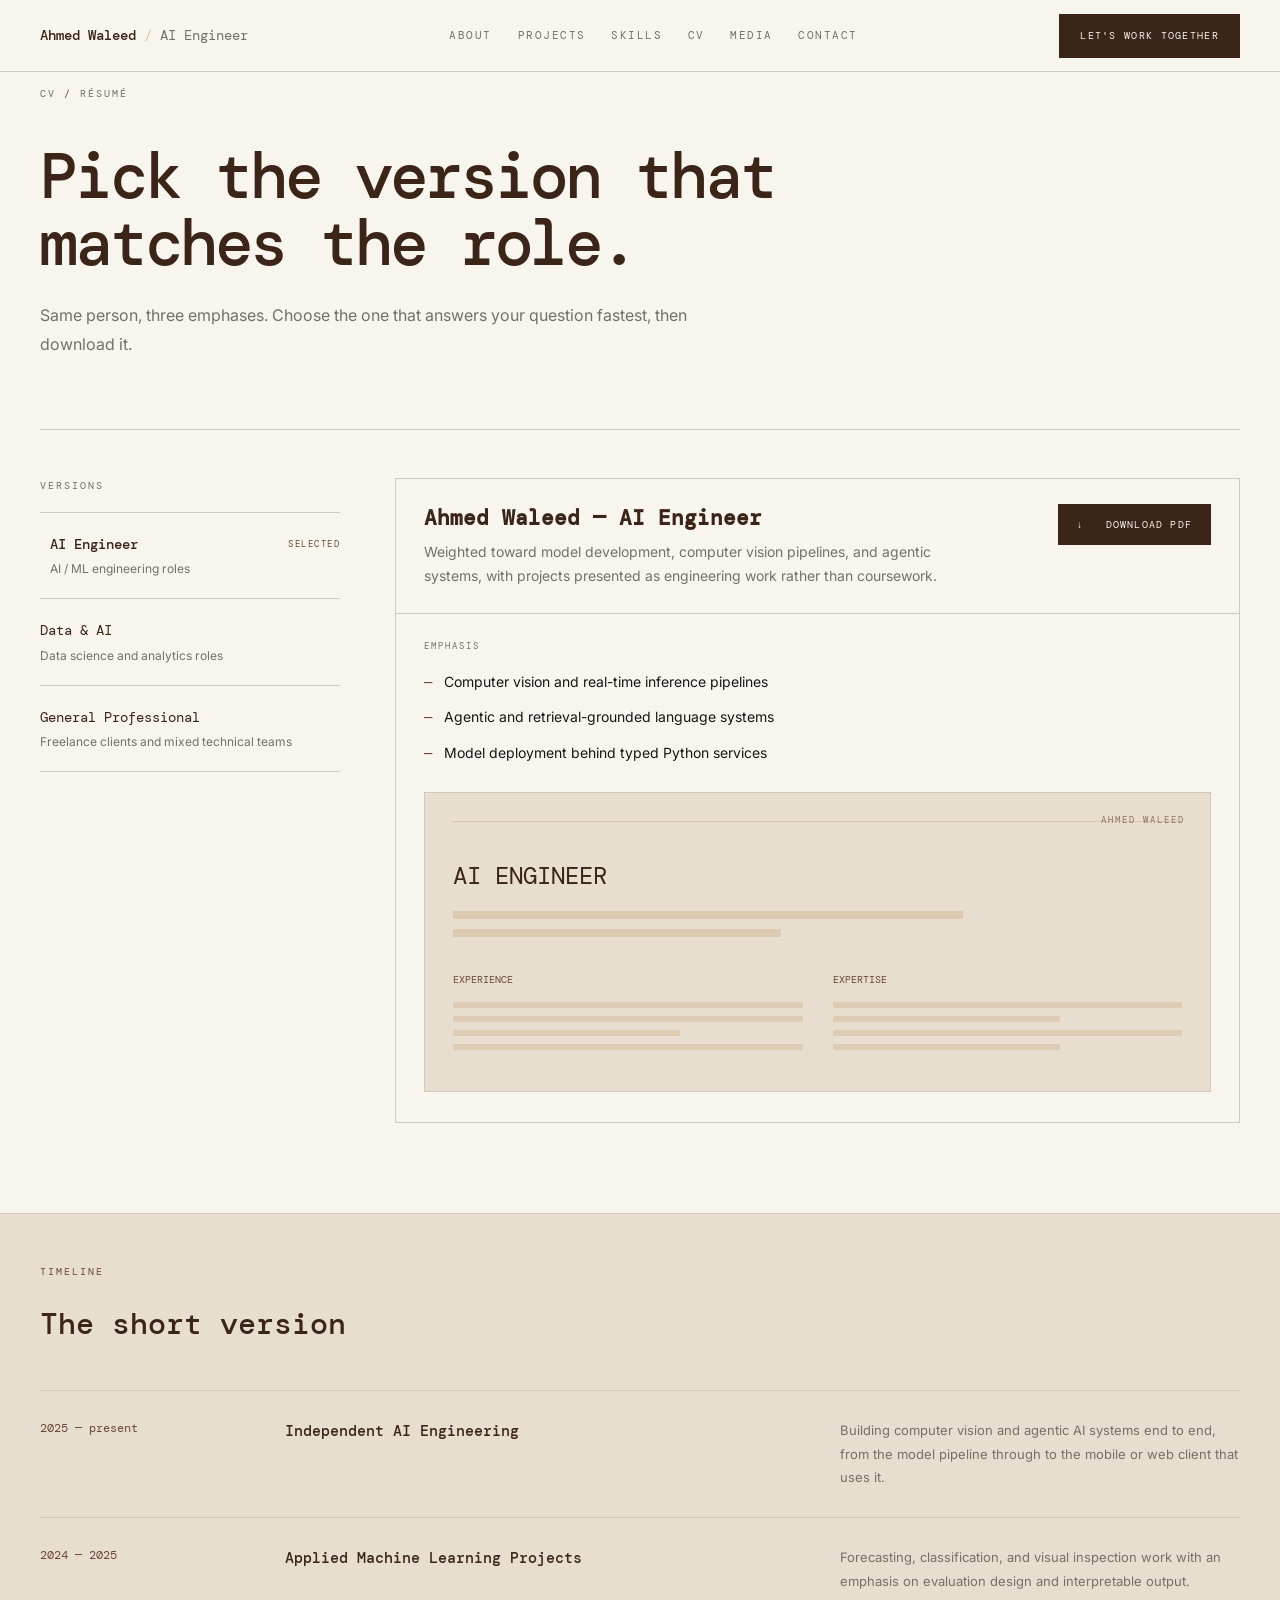
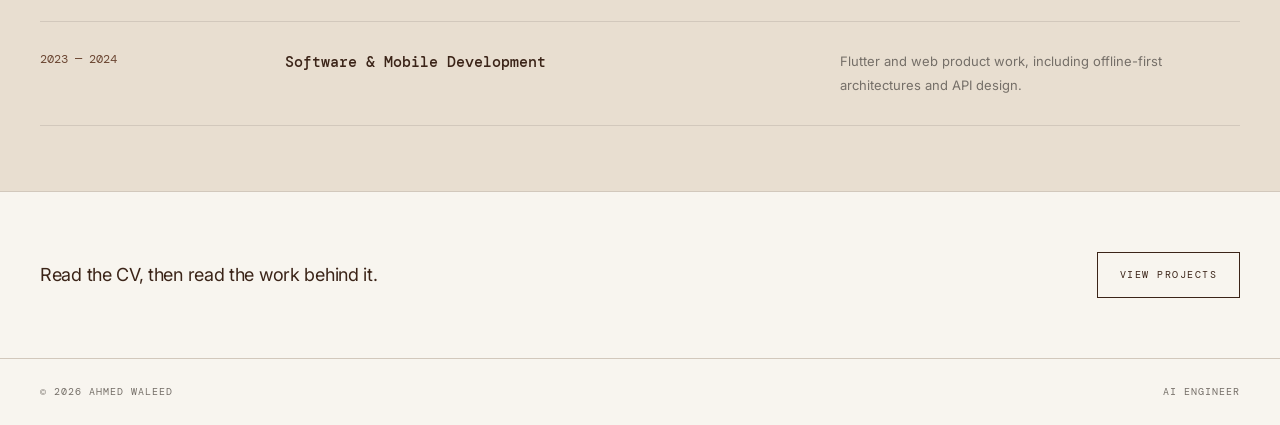
<file: cvpage.html>
<!DOCTYPE html>
<html lang="en">

<head>
    <meta charset="UTF-8">

    <meta name="viewport" content="width=device-width, initial-scale=1.0">

    <meta name="description"
        content="Ahmed Waleed — AI Engineer specializing in Computer Vision, Machine Learning and Intelligent Systems.">

    <meta name="author" content="Ahmed Waleed">

    <title>CV / Résumé — Ahmed Waleed</title>

    <!-- Google Fonts -->
    <link rel="preconnect" href="https://fonts.googleapis.com">
    <link rel="preconnect" href="https://fonts.gstatic.com" crossorigin>

    <link
        href="https://fonts.googleapis.com/css2?family=DM+Mono:wght@300;400;500&family=Inter:wght@300;400;500;600&display=swap"
        rel="stylesheet">
    <link rel="stylesheet" href="css/cvstyle.css">
    <link rel="stylesheet" href="css/navbar.css">



</head>


<body>


    <!-- =====================================================
         NAVBAR
    ====================================================== -->

    <header class="navbar">

        <div class="navbar-inner">

            <a href="index.html" class="logo">

                <span class="logo-name">
                    Ahmed Waleed
                </span>

                <span class="logo-slash">
                    /
                </span>

                <span class="logo-role">
                    AI Engineer
                </span>

            </a>

            <!-- Toggler/collapsibe Button -->
            <button class="navbar-toggler" type="button" aria-label="Toggle navigation">
                <span class="navbar-toggler-icon"></span>
            </button>


            <nav class="nav-links">

                <a href="about.html">
                    ABOUT
                </a>

                <a href="projects.html">
                    PROJECTS
                </a>

                <a href="skils.html">
                    SKILLS
                </a>

                <a href="cvpage.html">
                    CV
                </a>

                <a href="media.html">
                    MEDIA
                </a>

                <a href="contact.html">
                    CONTACT
                </a>

            </nav>


            <a href="contact.html" class="nav-button">
                LET'S WORK TOGETHER
            </a>

        </div>

    </header>



    <!-- =====================================================
         CV SECTION
    ====================================================== -->

    <main id="cv">

        <section class="cv-section">

            <div class="container">


                <!-- Breadcrumb -->

                <div class="breadcrumb">

                    CV

                    <span>
                        /
                    </span>

                    RÉSUMÉ

                </div>


                <!-- Hero -->

                <h1 class="cv-title">
                    Pick the version that
                    matches the role.
                </h1>


                <p class="cv-description">
                    Same person, three emphases.
                    Choose the one that answers your question
                    fastest, then download it.
                </p>


                <div class="section-divider"></div>


                <!-- CV Layout -->

                <div class="cv-layout">


                    <!-- =========================
                         LEFT SIDE
                    ========================== -->

                    <aside>

                        <div class="versions-label">
                            VERSIONS
                        </div>


                        <!-- Version 1 -->

                        <div class="version-item active">

                            <div class="version-header">

                                <span class="version-name">
                                    AI Engineer
                                </span>

                                <span class="version-status">
                                    SELECTED
                                </span>

                            </div>

                            <p class="version-description">
                                AI / ML engineering roles
                            </p>

                        </div>


                        <!-- Version 2 -->

                        <div class="version-item">

                            <div class="version-header">

                                <span class="version-name">
                                    Data & AI
                                </span>

                            </div>

                            <p class="version-description">
                                Data science and analytics roles
                            </p>

                        </div>


                        <!-- Version 3 -->

                        <div class="version-item">

                            <div class="version-header">

                                <span class="version-name">
                                    General Professional
                                </span>

                            </div>

                            <p class="version-description">
                                Freelance clients and mixed technical teams
                            </p>

                        </div>

                    </aside>



                    <!-- =========================
                         RIGHT SIDE
                    ========================== -->

                    <div class="cv-card">


                        <!-- Card Header -->

                        <div class="cv-card-header">

                            <div>

                                <h2 class="cv-card-title">
                                    Ahmed Waleed — AI Engineer
                                </h2>

                                <p class="cv-card-description">
                                    Weighted toward model development,
                                    computer vision pipelines, and agentic
                                    systems, with projects presented as
                                    engineering work rather than coursework.
                                </p>

                            </div>


                            <button class="download-btn" onclick="downloadCV()">

                                ↓ &nbsp; DOWNLOAD PDF

                            </button>

                        </div>



                        <!-- Card Body -->

                        <div class="cv-card-body">

                            <div class="emphasis-label">
                                EMPHASIS
                            </div>


                            <ul class="emphasis-list">

                                <li>
                                    Computer vision and real-time inference pipelines
                                </li>

                                <li>
                                    Agentic and retrieval-grounded language systems
                                </li>

                                <li>
                                    Model deployment behind typed Python services
                                </li>

                            </ul>


                            <!-- CV Preview -->

                            <div class="cv-preview">

                                <div class="preview-line"></div>


                                <div class="preview-title">
                                    AI ENGINEER
                                </div>


                                <div class="preview-small-line"></div>

                                <div class="preview-small-line short"></div>


                                <div class="preview-columns">


                                    <div>

                                        <div class="preview-column-title">
                                            EXPERIENCE
                                        </div>

                                        <div class="preview-block"></div>

                                        <div class="preview-block"></div>

                                        <div class="preview-block small"></div>

                                        <div class="preview-block"></div>

                                    </div>


                                    <div>

                                        <div class="preview-column-title">
                                            EXPERTISE
                                        </div>

                                        <div class="preview-block"></div>

                                        <div class="preview-block small"></div>

                                        <div class="preview-block"></div>

                                        <div class="preview-block small"></div>

                                    </div>

                                </div>

                            </div>

                        </div>

                    </div>

                </div>

            </div>

        </section>



        <!-- =================================================
             TIMELINE
        ================================================== -->

        <section class="timeline-section">

            <div class="container">

                <div class="timeline-label">
                    TIMELINE
                </div>


                <h2 class="timeline-title">
                    The short version
                </h2>


                <!-- Timeline 1 -->

                <div class="timeline-item">

                    <div class="timeline-date">
                        2025 — present
                    </div>


                    <div class="timeline-role">
                        Independent AI Engineering
                    </div>


                    <div class="timeline-description">

                        Building computer vision and agentic AI
                        systems end to end, from the model pipeline
                        through to the mobile or web client that uses it.

                    </div>

                </div>



                <!-- Timeline 2 -->

                <div class="timeline-item">

                    <div class="timeline-date">
                        2024 — 2025
                    </div>


                    <div class="timeline-role">
                        Applied Machine Learning Projects
                    </div>


                    <div class="timeline-description">

                        Forecasting, classification, and visual
                        inspection work with an emphasis on evaluation
                        design and interpretable output.

                    </div>

                </div>



                <!-- Timeline 3 -->

                <div class="timeline-item">

                    <div class="timeline-date">
                        2023 — 2024
                    </div>


                    <div class="timeline-role">
                        Software & Mobile Development
                    </div>


                    <div class="timeline-description">

                        Flutter and web product work, including
                        offline-first architectures and API design.

                    </div>

                </div>

            </div>

        </section>



        <!-- =================================================
             CTA
        ================================================== -->

        <section class="bottom-cta">

            <div class="container">

                <div class="cta-inner">

                    <p class="cta-text">
                        Read the CV, then read the work behind it.
                    </p>


                    <a href="#projects" class="cta-button">
                        VIEW PROJECTS
                    </a>

                </div>

            </div>

        </section>

    </main>



    <!-- =====================================================
         FOOTER
    ====================================================== -->

    <footer>

        <div class="container footer-inner">

            <span>
                © 2026 AHMED WALEED
            </span>

            <span>
                AI ENGINEER
            </span>

        </div>

    </footer>



    <!-- =====================================================
         JAVASCRIPT
    ====================================================== -->

    <script src="js/main.js"></script>

    <script src="https://code.jquery.com/jquery-3.5.1.slim.min.js"></script>

    <script src="https://cdn.jsdelivr.net/npm/popper.js@1.16.1/dist/umd/popper.min.js"></script>

    <script src="https://stackpath.bootstrapcdn.com/bootstrap/4.5.2/js/bootstrap.min.js"></script>


</body>

</html>
</file>
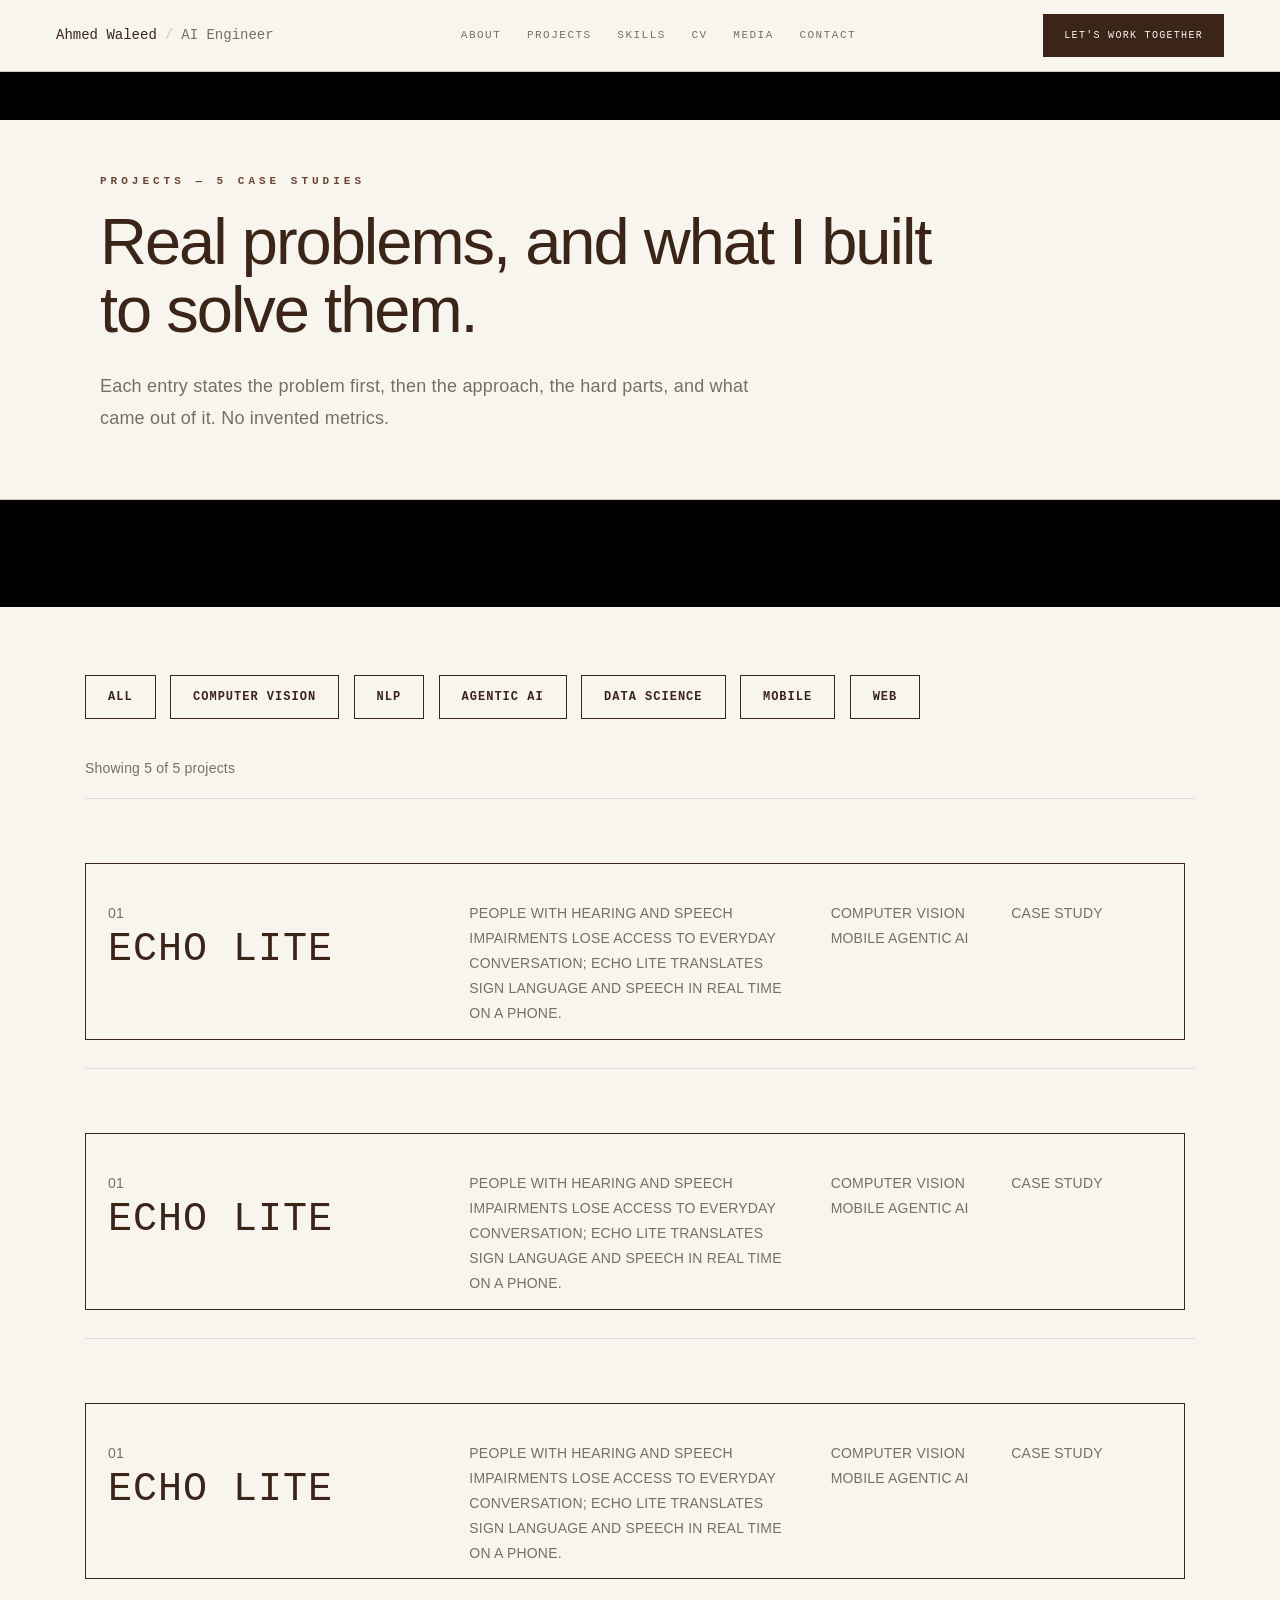
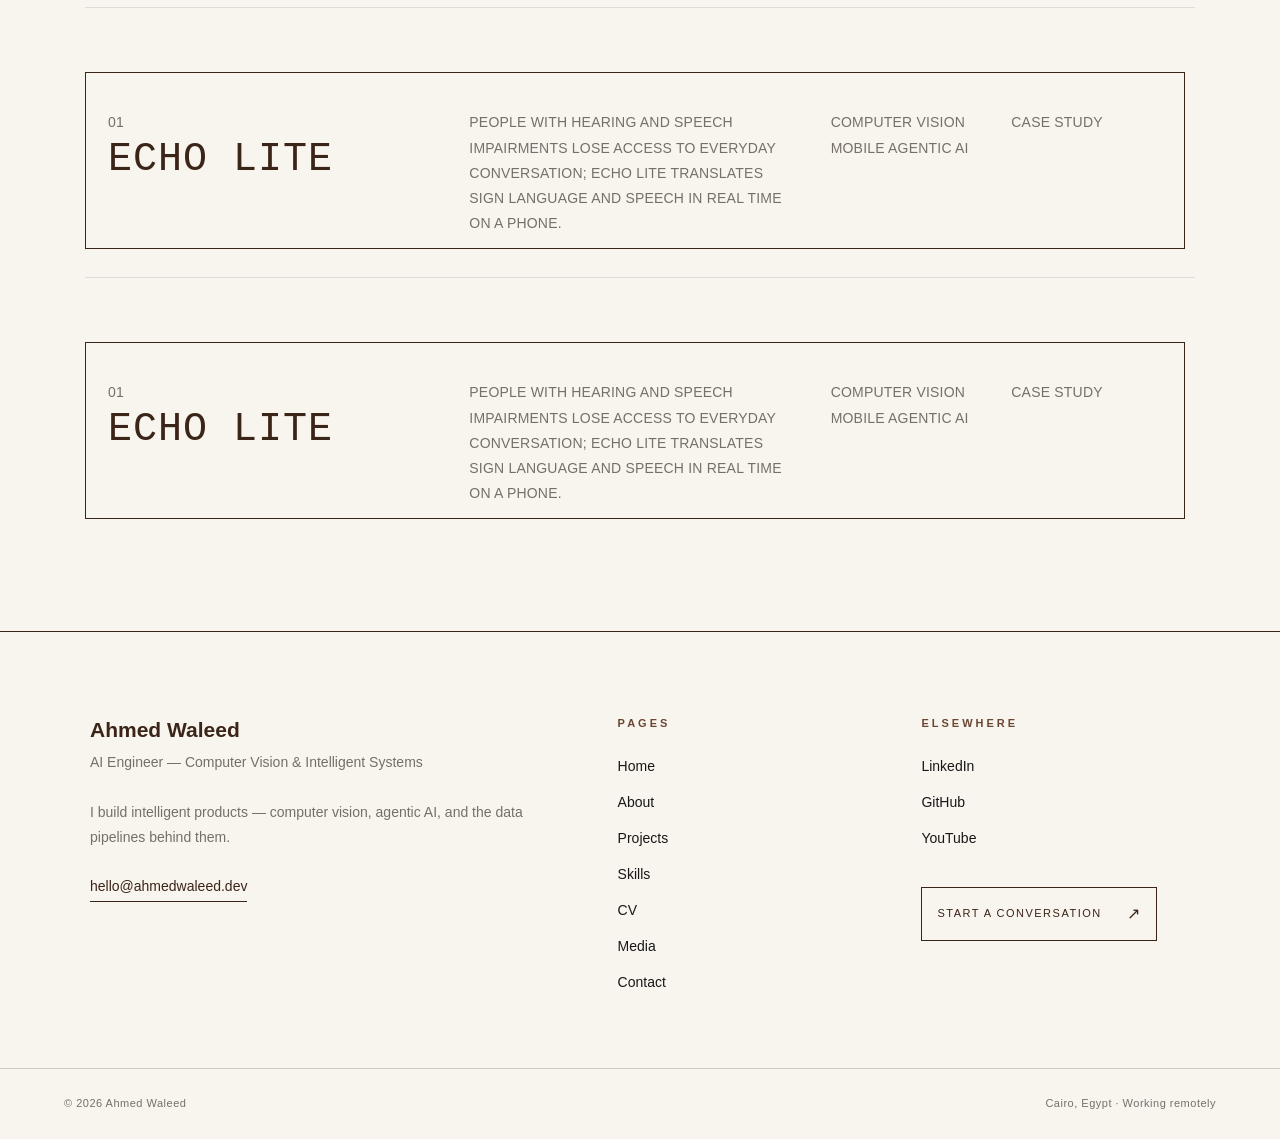
<file: projects.html>
<!DOCTYPE html>
<html lang="en">

<head>
    <meta charset="UTF-8">
    <meta name="viewport" content="width=device-width, initial-scale=1.0">

    <link rel="stylesheet" href="https://cdn.jsdelivr.net/npm/bootstrap@4.6.2/dist/css/bootstrap.min.css"
        integrity="sha384-xOolHFLEh07PJGoPkLv1IbcEPTNtaed2xpHsD9ESMhqIYd0nLMwNLD69Npy4HI+N" crossorigin="anonymous">

    <!-- Custom CSS -->
    <link rel="stylesheet" href="css/navbar.css">
    <link rel="stylesheet" href="css/style.css">
    <link rel="stylesheet" href="css/projects.css">

    <title>Projects | Ahmed Waleed</title>
</head>

<body>
    <!-- =====================================================
         NAVBAR
    ====================================================== -->

    <header class="navbar">

        <div class="navbar-inner">

            <a href="index.html" class="logo">

                <span class="logo-name">
                    Ahmed Waleed
                </span>

                <span class="logo-slash">
                    /
                </span>

                <span class="logo-role">
                    AI Engineer
                </span>

            </a>

            <!-- Toggler/collapsibe Button -->
            <button class="navbar-toggler" type="button" aria-label="Toggle navigation">
                <span class="navbar-toggler-icon"></span>
            </button>


            <nav class="nav-links">

                <a href="about.html">
                    ABOUT
                </a>

                <a href="projects.html">
                    PROJECTS
                </a>

                <a href="skils.html">
                    SKILLS
                </a>

                <a href="cvpage.html">
                    CV
                </a>

                <a href="media.html">
                    MEDIA
                </a>

                <a href="contact.html">
                    CONTACT
                </a>

            </nav>


            <a href="contact.html" class="nav-button">
                LET'S WORK TOGETHER
            </a>

        </div>

    </header>
    <!-- intro-section -->
    <div class="intro-section mt-5">
        <div class="container">
            <div class="col-md-12">
                <h5>Projects — 5 case studies</h5>
                <h1>Real problems, and what I built to solve them.</h1>
                <h4>Each entry states the problem first, then the approach, the hard parts, and what came out of it. No
                    invented metrics.</h4>
            </div>
        </div>
    </div>

    <hr class="separeted">

    <!-- sections -->
    <div class="projects-section ">
        <div class="container">
            <div class="row">
                <div class="col-md-12 mt-5">
                    <a href="" class="btn btn-professional btn-all btn-active btn-dark"> All</a>
                    <a href="" class="btn btn-professional btn-all btn-active btn-dark"> Computer Vision</a>
                    <a href="" class="btn btn-professional btn-all btn-active btn-dark"> NLP</a>
                    <a href="" class="btn btn-professional btn-all btn-active btn-dark"> Agentic AI</a>
                    <a href="" class="btn btn-professional btn-all btn-active btn-dark"> Data Science</a>
                    <a href="" class="btn btn-professional btn-all btn-active btn-dark"> Mobile</a>
                    <a href="" class="btn btn-professional btn-all btn-active btn-dark"> Web</a>
                </div>
            </div>
            <p>Showing 5 of 5 projects</p>
            <hr>

            <a href="" class=" mt-5">
                <div class="projects-card-container">
                    <div class="row">
                        <div class="col-md-4">
                            <p>01</p>
                            <h1>Echo Lite</h1>
                        </div>
                        <div class="col-md-4">

                            <p>People with hearing and speech impairments lose access to everyday conversation; Echo
                                Lite
                                translates sign language and speech in real time on a phone.
                            </p>
                        </div>

                        <div class="col-md-2">

                            <p>Computer Vision
                                Mobile
                                Agentic AI
                            </p>
                        </div>
                        <div class="col-md-2">

                            <p>
                                CASE STUDY
                            </p>
                        </div>
                    </div>
                </div>
            </a>

            <hr>

            <a href="" class=" mt-5">
                <div class="projects-card-container">
                    <div class="row">
                        <div class="col-md-4">
                            <p>01</p>
                            <h1>Echo Lite</h1>
                        </div>
                        <div class="col-md-4">

                            <p>People with hearing and speech impairments lose access to everyday conversation; Echo
                                Lite
                                translates sign language and speech in real time on a phone.
                            </p>
                        </div>

                        <div class="col-md-2">

                            <p>Computer Vision
                                Mobile
                                Agentic AI
                            </p>
                        </div>
                        <div class="col-md-2">

                            <p>
                                CASE STUDY
                            </p>
                        </div>
                    </div>
                </div>
            </a>


            <hr>

            <a href="" class=" mt-5">
                <div class="projects-card-container">
                    <div class="row">
                        <div class="col-md-4">
                            <p>01</p>
                            <h1>Echo Lite</h1>
                        </div>
                        <div class="col-md-4">

                            <p>People with hearing and speech impairments lose access to everyday conversation; Echo
                                Lite
                                translates sign language and speech in real time on a phone.
                            </p>
                        </div>

                        <div class="col-md-2">

                            <p>Computer Vision
                                Mobile
                                Agentic AI
                            </p>
                        </div>
                        <div class="col-md-2">

                            <p>
                                CASE STUDY
                            </p>
                        </div>
                    </div>
                </div>
            </a>

            <hr>

            <a href="" class=" mt-5">
                <div class="projects-card-container">
                    <div class="row">
                        <div class="col-md-4">
                            <p>01</p>
                            <h1>Echo Lite</h1>
                        </div>
                        <div class="col-md-4">

                            <p>People with hearing and speech impairments lose access to everyday conversation; Echo
                                Lite
                                translates sign language and speech in real time on a phone.
                            </p>
                        </div>

                        <div class="col-md-2">

                            <p>Computer Vision
                                Mobile
                                Agentic AI
                            </p>
                        </div>
                        <div class="col-md-2">

                            <p>
                                CASE STUDY
                            </p>
                        </div>
                    </div>
                </div>
            </a>

            <hr>

            <a href="" class=" mt-5">
                <div class="projects-card-container">
                    <div class="row">
                        <div class="col-md-4">
                            <p>01</p>
                            <h1>Echo Lite</h1>
                        </div>
                        <div class="col-md-4">

                            <p>People with hearing and speech impairments lose access to everyday conversation; Echo
                                Lite
                                translates sign language and speech in real time on a phone.
                            </p>
                        </div>

                        <div class="col-md-2">

                            <p>Computer Vision
                                Mobile
                                Agentic AI
                            </p>
                        </div>
                        <div class="col-md-2">

                            <p>
                                CASE STUDY
                            </p>
                        </div>
                    </div>
                </div>
            </a>
        </div>



    </div>



    <!-- =========================
         FOOTER
    ========================== -->

    <footer class="site-footer">

        <div class="footer-main">

            <div class="footer-container">


                <!-- Brand -->

                <div class="footer-brand">

                    <h3>
                        Ahmed Waleed
                    </h3>


                    <p class="footer-role">

                        AI Engineer — Computer Vision &amp;
                        Intelligent Systems

                    </p>


                    <p class="footer-description">

                        I build intelligent products —
                        computer vision, agentic AI,
                        and the data pipelines behind them.

                    </p>


                    <a href="mailto:hello@ahmedwaleed.dev" class="footer-email">

                        hello@ahmedwaleed.dev

                    </a>

                </div>



                <!-- Pages -->

                <div class="footer-column">

                    <h4>
                        PAGES
                    </h4>


                    <nav class="footer-links">

                        <a href="#home">
                            Home
                        </a>

                        <a href="#about">
                            About
                        </a>

                        <a href="#projects">
                            Projects
                        </a>

                        <a href="#skills">
                            Skills
                        </a>

                        <a href="#cv">
                            CV
                        </a>

                        <a href="#media">
                            Media
                        </a>

                        <a href="#contact">
                            Contact
                        </a>

                    </nav>

                </div>



                <!-- Elsewhere -->

                <div class="footer-column">

                    <h4>
                        ELSEWHERE
                    </h4>


                    <nav class="footer-links">

                        <a href="#" target="_blank">
                            LinkedIn
                        </a>

                        <a href="#" target="_blank">
                            GitHub
                        </a>

                        <a href="#" target="_blank">
                            YouTube
                        </a>

                    </nav>


                    <a href="#contact" class="conversation-btn">

                        <span>
                            START A CONVERSATION
                        </span>

                        <span class="conversation-arrow">
                            ↗
                        </span>

                    </a>

                </div>

            </div>

        </div>



        <!-- Footer Bottom -->

        <div class="footer-bottom">

            <div class="footer-bottom-container">

                <p>
                    © 2026 Ahmed Waleed
                </p>

                <p>
                    Cairo, Egypt · Working remotely
                </p>

            </div>

        </div>

    </footer>

    <!-- =====================================================
         JAVASCRIPT
    ====================================================== -->

    <script src="js/main.js"></script>

    <script src="https://code.jquery.com/jquery-3.5.1.slim.min.js"></script>

    <script src="https://cdn.jsdelivr.net/npm/popper.js@1.16.1/dist/umd/popper.min.js"></script>

    <script src="https://stackpath.bootstrapcdn.com/bootstrap/4.5.2/js/bootstrap.min.js"></script>


</body>

</html>
</file>
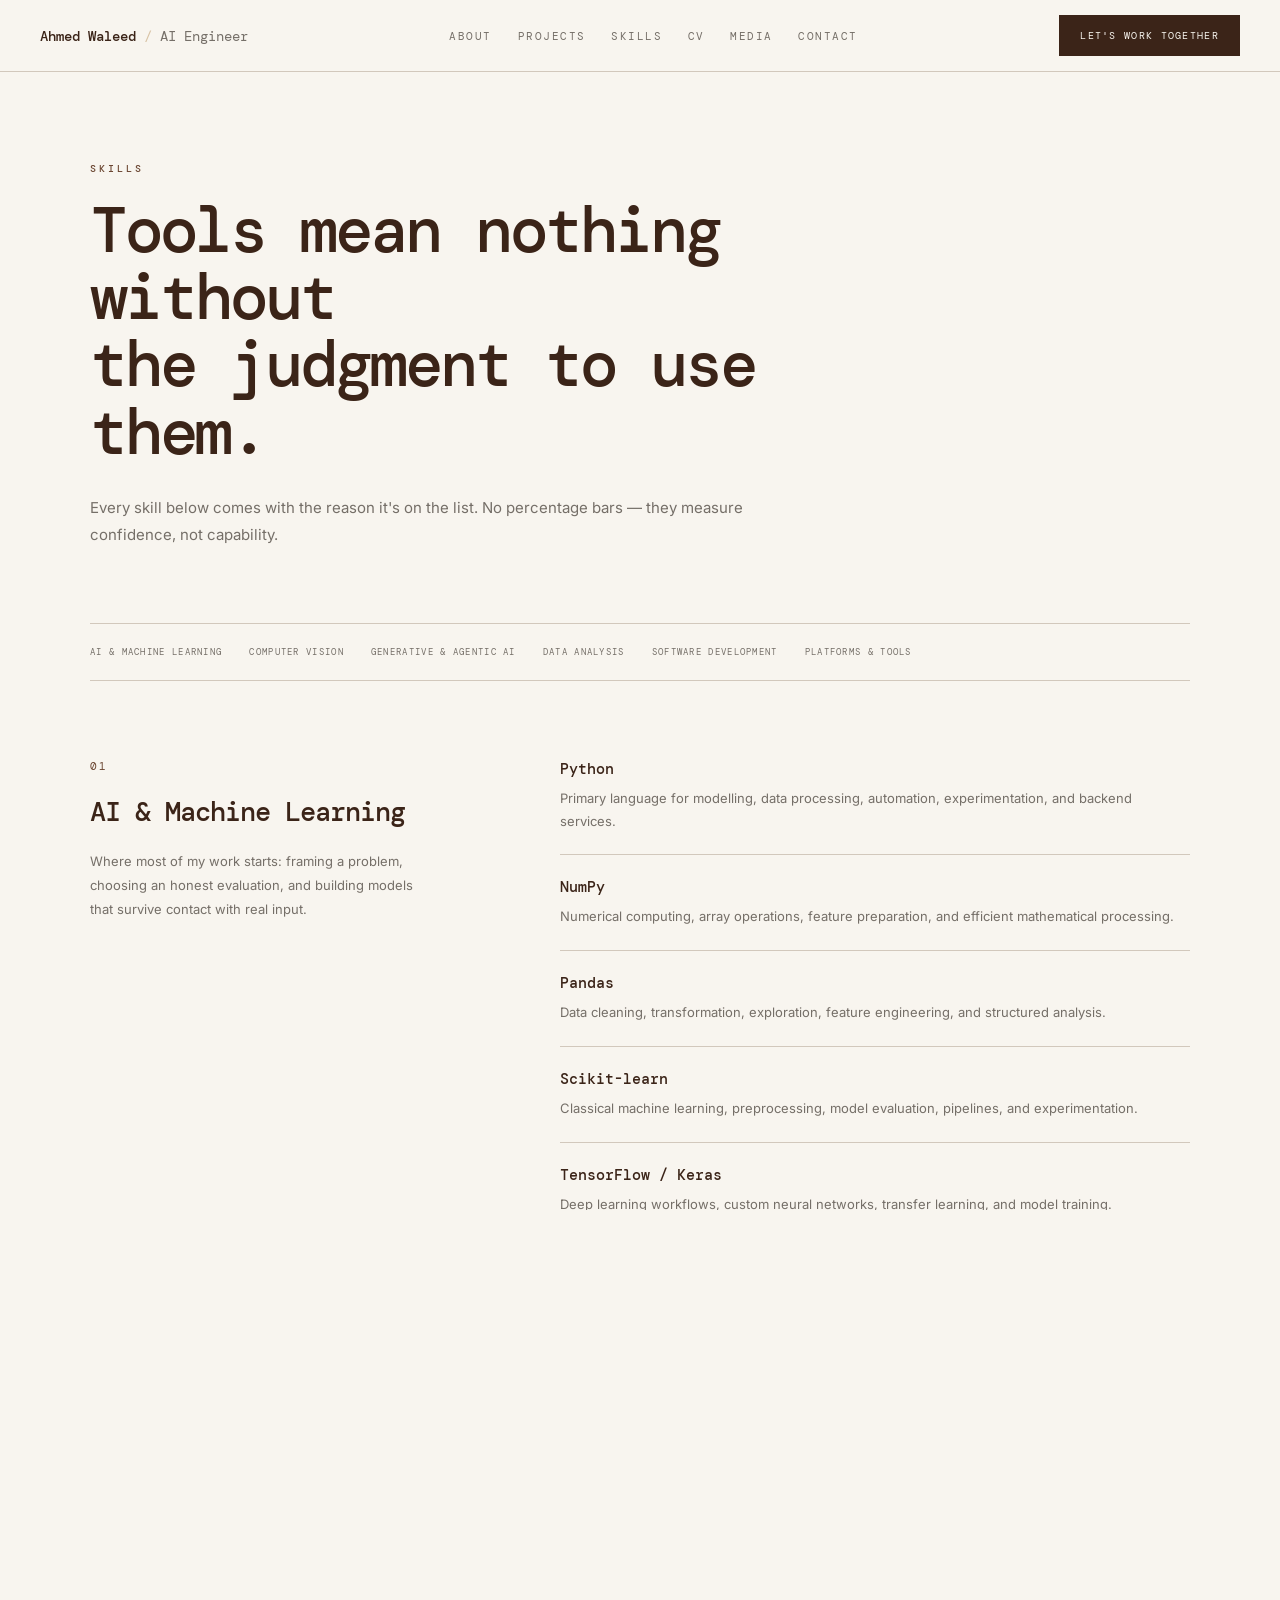
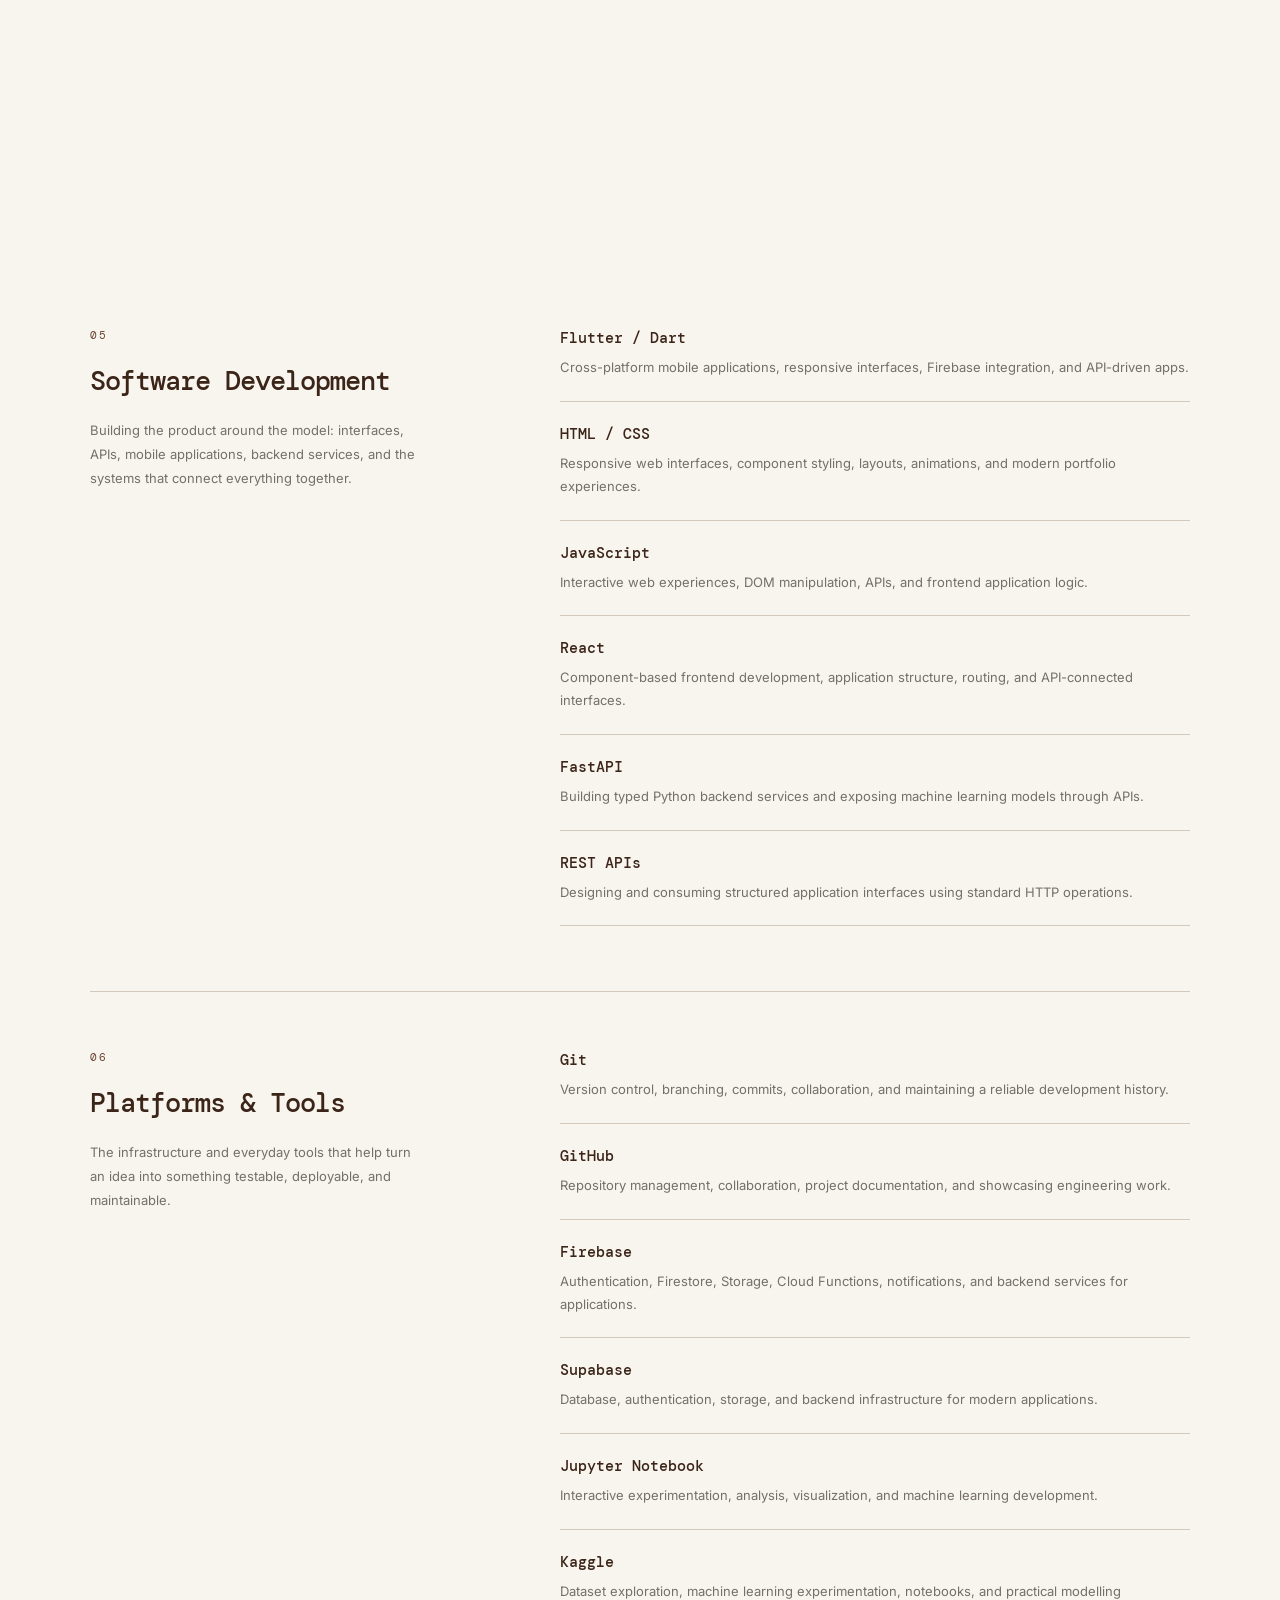
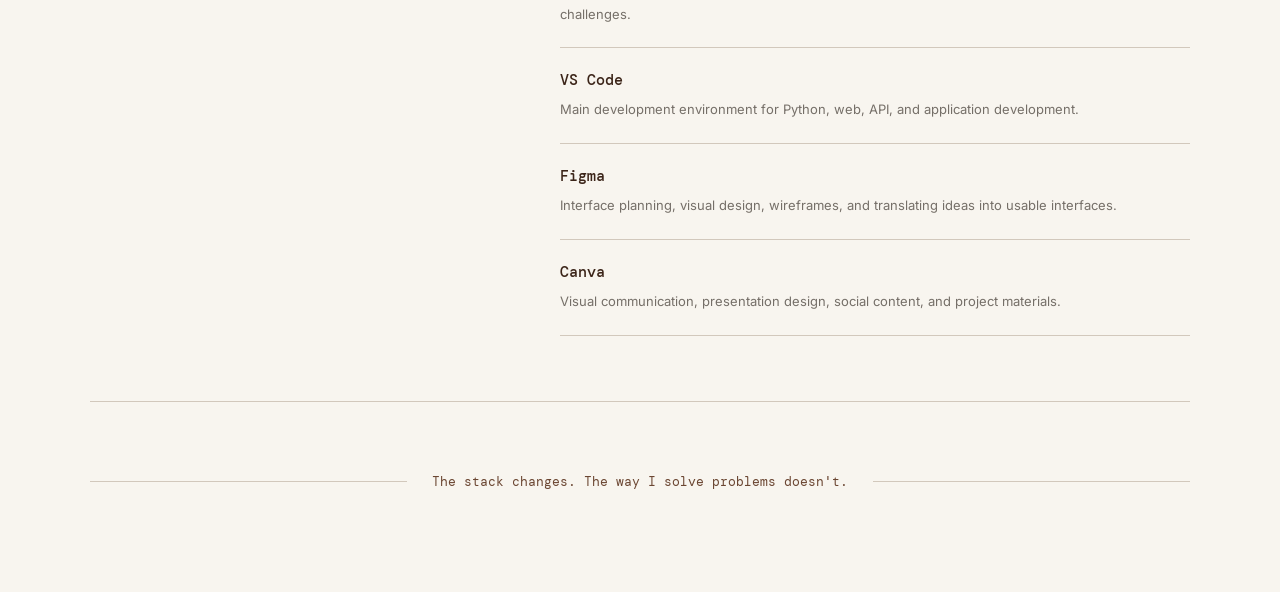
<file: skils.html>
<!DOCTYPE html>
<html lang="en">

<head>

    <meta charset="UTF-8">

    <meta name="viewport" content="width=device-width, initial-scale=1.0">

    <meta name="description"
        content="Ahmed Waleed — AI Engineer skills, technologies, platforms and engineering tools.">

    <title>Skills — Ahmed Waleed</title>


    <!-- Google Fonts -->

    <link rel="preconnect" href="https://fonts.googleapis.com">

    <link rel="preconnect" href="https://fonts.gstatic.com" crossorigin>

    <link
        href="https://fonts.googleapis.com/css2?family=DM+Mono:wght@300;400;500&family=Inter:wght@300;400;500;600&display=swap"
        rel="stylesheet">


    <!-- CSS -->

    <link rel="stylesheet" href="css/navbar.css">
    <link rel="stylesheet" href="css/style.css">


    <link rel="stylesheet" href="css/skills.css">

</head>

<body>


    <!-- =====================================================
         NAVBAR
    ====================================================== -->
    <header class="navbar">

        <div class="navbar-inner">

            <a href="index.html" class="logo">

                <span class="logo-name">
                    Ahmed Waleed
                </span>

                <span class="logo-slash">
                    /
                </span>

                <span class="logo-role">
                    AI Engineer
                </span>

            </a>

            <!-- Toggler/collapsibe Button -->
            <button class="navbar-toggler" type="button" aria-label="Toggle navigation">
                <span class="navbar-toggler-icon"></span>
            </button>


            <nav class="nav-links">

                <a href="about.html">
                    ABOUT
                </a>

                <a href="projects.html">
                    PROJECTS
                </a>

                <a href="skils.html">
                    SKILLS
                </a>

                <a href="cvpage.html">
                    CV
                </a>

                <a href="media.html">
                    MEDIA
                </a>

                <a href="contact.html">
                    CONTACT
                </a>

            </nav>


            <a href="contact.html" class="nav-button">
                LET'S WORK TOGETHER
            </a>

        </div>

    </header>



    <!-- =====================================================
         SKILLS PAGE
    ====================================================== -->

    <main class="skills-page">

        <section class="skills-section">

            <div class="container">


                <!-- =================================================
                     HEADER
                ================================================= -->

                <div class="skills-header">

                    <div class="section-label">
                        SKILLS
                    </div>


                    <h1 class="skills-title">

                        Tools mean nothing without

                        <span>
                            the judgment to use them.
                        </span>

                    </h1>


                    <p class="skills-intro">

                        Every skill below comes with the reason it's on
                        the list. No percentage bars — they measure
                        confidence, not capability.

                    </p>

                </div>



                <!-- =================================================
                     CATEGORY NAVIGATION
                ================================================= -->

                <nav class="skills-navigation">

                    <a href="#ai-ml">
                        AI & MACHINE LEARNING
                    </a>

                    <a href="#computer-vision">
                        COMPUTER VISION
                    </a>

                    <a href="#generative-ai">
                        GENERATIVE & AGENTIC AI
                    </a>

                    <a href="#data-analysis">
                        DATA ANALYSIS
                    </a>

                    <a href="#software">
                        SOFTWARE DEVELOPMENT
                    </a>

                    <a href="#platforms">
                        PLATFORMS & TOOLS
                    </a>

                </nav>



                <!-- =================================================
                     SKILLS CONTENT
                ================================================= -->

                <div class="skills-content">


                    <!-- =================================================
                         01 — AI & MACHINE LEARNING
                    ================================================= -->

                    <section class="skill-category" id="ai-ml">

                        <div class="category-info">

                            <div class="category-number">
                                01
                            </div>

                            <h2>
                                AI & Machine Learning
                            </h2>

                            <p>
                                Where most of my work starts:
                                framing a problem, choosing an honest
                                evaluation, and building models that
                                survive contact with real input.
                            </p>

                        </div>


                        <div class="skill-list">

                            <article class="skill-item">

                                <div class="skill-name">
                                    Python
                                </div>

                                <p>
                                    Primary language for modelling,
                                    data processing, automation,
                                    experimentation, and backend services.
                                </p>

                            </article>


                            <article class="skill-item">

                                <div class="skill-name">
                                    NumPy
                                </div>

                                <p>
                                    Numerical computing, array operations,
                                    feature preparation, and efficient
                                    mathematical processing.
                                </p>

                            </article>


                            <article class="skill-item">

                                <div class="skill-name">
                                    Pandas
                                </div>

                                <p>
                                    Data cleaning, transformation,
                                    exploration, feature engineering,
                                    and structured analysis.
                                </p>

                            </article>


                            <article class="skill-item">

                                <div class="skill-name">
                                    Scikit-learn
                                </div>

                                <p>
                                    Classical machine learning,
                                    preprocessing, model evaluation,
                                    pipelines, and experimentation.
                                </p>

                            </article>


                            <article class="skill-item">

                                <div class="skill-name">
                                    TensorFlow / Keras
                                </div>

                                <p>
                                    Deep learning workflows, custom neural
                                    networks, transfer learning, and model
                                    training.
                                </p>

                            </article>


                            <article class="skill-item">

                                <div class="skill-name">
                                    XGBoost / LightGBM / CatBoost
                                </div>

                                <p>
                                    Gradient boosting models for structured
                                    data, classification, regression,
                                    and predictive modelling.
                                </p>

                            </article>

                        </div>

                    </section>



                    <!-- =================================================
                         02 — COMPUTER VISION
                    ================================================= -->

                    <section class="skill-category" id="computer-vision">

                        <div class="category-info">

                            <div class="category-number">
                                02
                            </div>

                            <h2>
                                Computer Vision
                            </h2>

                            <p>
                                Turning visual information into something
                                a system can understand, measure, track,
                                and act on in real time.
                            </p>

                        </div>


                        <div class="skill-list">

                            <article class="skill-item">

                                <div class="skill-name">
                                    OpenCV
                                </div>

                                <p>
                                    Image processing, video pipelines,
                                    camera handling, transformations,
                                    detection, and real-time vision.
                                </p>

                            </article>


                            <article class="skill-item">

                                <div class="skill-name">
                                    MediaPipe
                                </div>

                                <p>
                                    Face, hand, pose, iris, and landmark
                                    based computer vision pipelines.
                                </p>

                            </article>


                            <article class="skill-item">

                                <div class="skill-name">
                                    YOLO
                                </div>

                                <p>
                                    Real-time object detection and visual
                                    understanding for practical computer
                                    vision applications.
                                </p>

                            </article>


                            <article class="skill-item">

                                <div class="skill-name">
                                    Deep SORT
                                </div>

                                <p>
                                    Multi-object tracking and identity
                                    preservation across video frames.
                                </p>

                            </article>


                            <article class="skill-item">

                                <div class="skill-name">
                                    ResNet
                                </div>

                                <p>
                                    CNN architectures and transfer learning
                                    for image classification and visual
                                    feature extraction.
                                </p>

                            </article>


                            <article class="skill-item">

                                <div class="skill-name">
                                    Real-Time Inference
                                </div>

                                <p>
                                    Designing vision pipelines that work
                                    continuously with camera and live
                                    input rather than static datasets only.
                                </p>

                            </article>

                        </div>

                    </section>



                    <!-- =================================================
                         03 — GENERATIVE & AGENTIC AI
                    ================================================= -->

                    <section class="skill-category" id="generative-ai">

                        <div class="category-info">

                            <div class="category-number">
                                03
                            </div>

                            <h2>
                                Generative & Agentic AI
                            </h2>

                            <p>
                                Building systems where models do more than
                                generate text — they understand context,
                                retrieve information, choose actions,
                                and interact with applications.
                            </p>

                        </div>


                        <div class="skill-list">

                            <article class="skill-item">

                                <div class="skill-name">
                                    Gemini API
                                </div>

                                <p>
                                    Integrating multimodal and generative
                                    AI capabilities into real applications
                                    and intelligent workflows.
                                </p>

                            </article>


                            <article class="skill-item">

                                <div class="skill-name">
                                    Agentic AI
                                </div>

                                <p>
                                    Designing AI workflows that reason
                                    about a task and select actions
                                    instead of returning a single response.
                                </p>

                            </article>


                            <article class="skill-item">

                                <div class="skill-name">
                                    RAG Systems
                                </div>

                                <p>
                                    Retrieval-grounded systems that connect
                                    language models with external knowledge
                                    and application data.
                                </p>

                            </article>


                            <article class="skill-item">

                                <div class="skill-name">
                                    AI + Computer Vision
                                </div>

                                <p>
                                    Combining visual understanding,
                                    language models, voice, and application
                                    actions into one intelligent pipeline.
                                </p>

                            </article>


                            <article class="skill-item">

                                <div class="skill-name">
                                    AI APIs & Integration
                                </div>

                                <p>
                                    Connecting AI models to mobile,
                                    web, and backend applications through
                                    structured APIs.
                                </p>

                            </article>

                        </div>

                    </section>



                    <!-- =================================================
                         04 — DATA ANALYSIS
                    ================================================= -->

                    <section class="skill-category" id="data-analysis">

                        <div class="category-info">

                            <div class="category-number">
                                04
                            </div>

                            <h2>
                                Data Analysis
                            </h2>

                            <p>
                                Turning raw data into decisions through
                                cleaning, exploration, visualization,
                                statistical thinking, and clear communication.
                            </p>

                        </div>


                        <div class="skill-list">

                            <article class="skill-item">

                                <div class="skill-name">
                                    SQL
                                </div>

                                <p>
                                    Querying, filtering, joining,
                                    aggregating, and extracting useful
                                    information from relational data.
                                </p>

                            </article>


                            <article class="skill-item">

                                <div class="skill-name">
                                    SQL Server
                                </div>

                                <p>
                                    Relational database workflows,
                                    structured queries, data management,
                                    and analytical workloads.
                                </p>

                            </article>


                            <article class="skill-item">

                                <div class="skill-name">
                                    Pandas
                                </div>

                                <p>
                                    Exploratory data analysis, cleaning,
                                    transformation, grouping, and
                                    feature preparation.
                                </p>

                            </article>


                            <article class="skill-item">

                                <div class="skill-name">
                                    Power BI
                                </div>

                                <p>
                                    Interactive dashboards, data
                                    visualization, reporting, and turning
                                    analytical results into understandable
                                    insights.
                                </p>

                            </article>


                            <article class="skill-item">

                                <div class="skill-name">
                                    Excel
                                </div>

                                <p>
                                    Data organization, analysis,
                                    calculations, reporting, and
                                    practical business workflows.
                                </p>

                            </article>


                            <article class="skill-item">

                                <div class="skill-name">
                                    Data Visualization
                                </div>

                                <p>
                                    Presenting patterns, relationships,
                                    trends, and model results in a way
                                    people can actually understand.
                                </p>

                            </article>

                        </div>

                    </section>



                    <!-- =================================================
                         05 — SOFTWARE DEVELOPMENT
                    ================================================= -->

                    <section class="skill-category" id="software">

                        <div class="category-info">

                            <div class="category-number">
                                05
                            </div>

                            <h2>
                                Software Development
                            </h2>

                            <p>
                                Building the product around the model:
                                interfaces, APIs, mobile applications,
                                backend services, and the systems that
                                connect everything together.
                            </p>

                        </div>


                        <div class="skill-list">

                            <article class="skill-item">

                                <div class="skill-name">
                                    Flutter / Dart
                                </div>

                                <p>
                                    Cross-platform mobile applications,
                                    responsive interfaces, Firebase
                                    integration, and API-driven apps.
                                </p>

                            </article>


                            <article class="skill-item">

                                <div class="skill-name">
                                    HTML / CSS
                                </div>

                                <p>
                                    Responsive web interfaces,
                                    component styling, layouts,
                                    animations, and modern portfolio
                                    experiences.
                                </p>

                            </article>


                            <article class="skill-item">

                                <div class="skill-name">
                                    JavaScript
                                </div>

                                <p>
                                    Interactive web experiences,
                                    DOM manipulation, APIs, and frontend
                                    application logic.
                                </p>

                            </article>


                            <article class="skill-item">

                                <div class="skill-name">
                                    React
                                </div>

                                <p>
                                    Component-based frontend development,
                                    application structure, routing,
                                    and API-connected interfaces.
                                </p>

                            </article>


                            <article class="skill-item">

                                <div class="skill-name">
                                    FastAPI
                                </div>

                                <p>
                                    Building typed Python backend services
                                    and exposing machine learning models
                                    through APIs.
                                </p>

                            </article>


                            <article class="skill-item">

                                <div class="skill-name">
                                    REST APIs
                                </div>

                                <p>
                                    Designing and consuming structured
                                    application interfaces using standard
                                    HTTP operations.
                                </p>

                            </article>

                        </div>

                    </section>



                    <!-- =================================================
                         06 — PLATFORMS & TOOLS
                    ================================================= -->

                    <section class="skill-category" id="platforms">

                        <div class="category-info">

                            <div class="category-number">
                                06
                            </div>

                            <h2>
                                Platforms & Tools
                            </h2>

                            <p>
                                The infrastructure and everyday tools
                                that help turn an idea into something
                                testable, deployable, and maintainable.
                            </p>

                        </div>


                        <div class="skill-list">

                            <article class="skill-item">

                                <div class="skill-name">
                                    Git
                                </div>

                                <p>
                                    Version control, branching, commits,
                                    collaboration, and maintaining a
                                    reliable development history.
                                </p>

                            </article>


                            <article class="skill-item">

                                <div class="skill-name">
                                    GitHub
                                </div>

                                <p>
                                    Repository management, collaboration,
                                    project documentation, and showcasing
                                    engineering work.
                                </p>

                            </article>


                            <article class="skill-item">

                                <div class="skill-name">
                                    Firebase
                                </div>

                                <p>
                                    Authentication, Firestore, Storage,
                                    Cloud Functions, notifications,
                                    and backend services for applications.
                                </p>

                            </article>


                            <article class="skill-item">

                                <div class="skill-name">
                                    Supabase
                                </div>

                                <p>
                                    Database, authentication, storage,
                                    and backend infrastructure for
                                    modern applications.
                                </p>

                            </article>


                            <article class="skill-item">

                                <div class="skill-name">
                                    Jupyter Notebook
                                </div>

                                <p>
                                    Interactive experimentation,
                                    analysis, visualization, and
                                    machine learning development.
                                </p>

                            </article>


                            <article class="skill-item">

                                <div class="skill-name">
                                    Kaggle
                                </div>

                                <p>
                                    Dataset exploration, machine learning
                                    experimentation, notebooks, and
                                    practical modelling challenges.
                                </p>

                            </article>


                            <article class="skill-item">

                                <div class="skill-name">
                                    VS Code
                                </div>

                                <p>
                                    Main development environment for
                                    Python, web, API, and application
                                    development.
                                </p>

                            </article>


                            <article class="skill-item">

                                <div class="skill-name">
                                    Figma
                                </div>

                                <p>
                                    Interface planning, visual design,
                                    wireframes, and translating ideas
                                    into usable interfaces.
                                </p>

                            </article>


                            <article class="skill-item">

                                <div class="skill-name">
                                    Canva
                                </div>

                                <p>
                                    Visual communication, presentation
                                    design, social content, and project
                                    materials.
                                </p>

                            </article>

                        </div>

                    </section>

                </div>



                <!-- =================================================
                     END STATEMENT
                ================================================= -->

                <div class="skills-ending">

                    <span class="ending-line"></span>

                    <p>
                        The stack changes.
                        The way I solve problems doesn't.
                    </p>

                    <span class="ending-line"></span>

                </div>

            </div>

        </section>

    </main>

    <!-- =====================================================
         JAVASCRIPT
    ====================================================== -->

    <script src="js/main.js"></script>

    <script src="https://code.jquery.com/jquery-3.5.1.slim.min.js"></script>

    <script src="https://cdn.jsdelivr.net/npm/popper.js@1.16.1/dist/umd/popper.min.js"></script>

    <script src="https://stackpath.bootstrapcdn.com/bootstrap/4.5.2/js/bootstrap.min.js"></script>


</body>

</html>
</file>
<file: css/style.css>
/* =========================================================
   GLOBAL
========================================================= */

:root {
    /* =====================================================
       PRIMARY COLORS
    ===================================================== */

    --dark-brown: #3B2418;
    --warm-white: #F8F5EF;


    /* =====================================================
       SECONDARY COLORS
    ===================================================== */

    --brown: #6B4632;
    --beige: #D8C3A5;


    /* =====================================================
       LIGHT COLORS
    ===================================================== */

    --light-beige: #E8DED0;
    --soft-gray: #756F68;


    /* =====================================================
       BORDERS
    ===================================================== */

    --border-light: #D2C8BC;
    --border-dark: #3B2418;


    /* =====================================================
       DARK COLORS
    ===================================================== */

    --black: #181616;
    --pure-black: #000000;

    --transition-fast: 0.3s ease;
    --transition-medium: 0.5s ease;
    --transition-slow: 0.7s ease;
}


* {
    margin: 0;
    padding: 0;
    box-sizing: border-box;
}


html {
    scroll-behavior: smooth;
}


body {
    background-color: var(--pure-black);
    color: var(--warm-white);

    font-family:
        "Segoe UI",
        Tahoma,
        Geneva,
        Verdana,
        sans-serif;

    overflow-x: hidden;
}


a {
    text-decoration: none;
}


a:hover {
    text-decoration: none;
}


img,
video {
    max-width: 100%;
}


/* =========================================================
   GLOBAL TYPOGRAPHY
========================================================= */

h1,
h2,
h3,
h4,
h5,
h6,
p {
    margin-top: 0;
}


p {
    line-height: 1.7;
}


.container {
    position: relative;
}




/* =========================================================
   HERO
========================================================= */

.hero {
    padding: 110px 0 130px;

    background-color: var(--pure-black);
}


.hero .container {
    max-width: 1200px;
}


.hero p:first-child {
    margin-bottom: 20px;

    color: var(--beige);

    font-size: 18px;

    font-weight: 500;

    letter-spacing: 4px;

    text-transform: uppercase;
}


.hero h1 {
    max-width: 850px;

    margin-bottom: 30px;

    color: var(--warm-white);

    font-size: clamp(42px, 6vw, 72px);

    font-weight: 700;

    line-height: 1.05;

    letter-spacing: -2px;

    font-style: italic;
}


.hero p:nth-of-type(2) {
    max-width: 620px;

    margin-bottom: 40px;

    color: var(--soft-gray);

    font-size: 17px;

    font-weight: 400;

    line-height: 1.8;

    letter-spacing: 0.3px;
}


/* =========================================================
   HERO BUTTONS
========================================================= */

.btn-dark {
    background-color: var(--warm-white);

    color: var(--black);

    border: 1px solid var(--warm-white);

    border-radius: 0;

    padding: 13px 22px;

    font-size: 15px;

    font-weight: 700;

    transition:
        background-color var(--transition-fast),
        color var(--transition-fast),
        border-color var(--transition-fast),
        transform var(--transition-fast),
        letter-spacing var(--transition-fast);
}


.btn-dark:hover {
    background-color: var(--beige);

    color: var(--dark-brown);

    border-color: var(--beige);

    letter-spacing: 1.5px;

    transform: translateY(-4px);
}


.btn-outline-secondary {
    background-color: transparent;

    color: var(--warm-white);

    border: 1px solid var(--soft-gray);

    border-radius: 0;

    padding: 13px 22px;

    font-size: 15px;

    font-weight: 700;

    transition:
        background-color var(--transition-fast),
        color var(--transition-fast),
        border-color var(--transition-fast),
        transform var(--transition-fast),
        letter-spacing var(--transition-fast);
}


.btn-outline-secondary:hover {
    background-color: var(--brown);

    color: var(--warm-white);

    border-color: var(--brown);

    letter-spacing: 1.5px;

    transform: translateY(-4px);
}


/* =========================================================
   HERO IMAGE
========================================================= */

.hero img {
    height: 500px;

    width: 78%;

    object-fit: cover;

    border-radius: 4px;

    filter: grayscale(100%);

    border: 1px solid var(--black);

    transition:
        width var(--transition-medium),
        height var(--transition-medium),
        border-radius var(--transition-medium),
        filter var(--transition-medium),
        transform var(--transition-medium);
}


.hero img:hover {
    height: 590px;

    width: 100%;

    border-radius: 12px;

    filter: grayscale(0%);

    transform: translateY(-8px);
}


/* =========================================================
   QUICK INFO
========================================================= */

.info-section {
    padding: 0 0 120px;

    background-color: var(--pure-black);
}


.info-row {
    border-top: 1px solid var(--border-dark);

    border-bottom: 1px solid var(--border-dark);
}


.info-item {
    padding: 38px 42px;
}


.info-item:not(:last-child) {
    border-right: 1px solid var(--border-dark);
}


.info-item span {
    display: block;

    margin-bottom: 14px;

    color: var(--beige);

    font-size: 12px;

    font-weight: 700;

    letter-spacing: 3px;

    text-transform: uppercase;
}


.info-item p {
    margin: 0;

    color: var(--soft-gray);

    font-size: 15px;

    line-height: 1.7;
}


/* =========================================================
   INFO HOVER
========================================================= */

.father {
    background-color: var(--black);

    border-radius: 0;

    transition:
        background-color var(--transition-medium),
        transform var(--transition-medium),
        border-radius var(--transition-medium);
}


.father:hover {
    background-color: var(--warm-white);

    transform: translateY(-12px);

    border-radius: 12px;
}


.father:hover .info-item span,
.father:hover .info-item p {
    color: var(--dark-brown);
}


/* =========================================================
   PROJECTS
========================================================= */

.project-section {
    padding: 130px 0 140px;

    background-color: var(--warm-white);


}


.project-section .container {
    max-width: 1200px;
}


.project-section .section-label {
    display: block;

    margin-bottom: 20px;

    color: var(--dark-brown);

    font-size: 12px;

    font-weight: 600;

    letter-spacing: 4px;

    text-transform: uppercase;
}


.project-section h1,
.project-section h2 {
    max-width: 800px;

    margin-bottom: 50px;

    color: var(--dark-brown);

    font-size: clamp(40px, 5vw, 62px);

    font-weight: 600;

    line-height: 1.1;

    letter-spacing: -1.5px;

    font-style: italic;
}


.project-section>.container>hr {
    border: 0;

    border-top: 1px solid var(--border-dark);

    margin: 0;
}


/* =========================================================
   PROJECT LINK
========================================================= */

.project-link {
    display: block;

    color: var(--dark-brown);

    border-bottom: 1px solid var(--border-dark);

    transition:
        background-color var(--transition-medium),
        color var(--transition-fast),
        transform var(--transition-medium);
}


.project-link .info-row {
    border-top: 0;

    border-bottom: 0;
}


.project-link:hover {
    background-color: var(--beige);

    color: var(--dark-brown);

    transform: translateY(-6px);
}


.project-link:hover h3,
.project-link:hover p,
.project-link:hover .info-item span {
    color: var(--dark-brown);
}


.project-link:hover .info-item {
    border-color: rgba(59, 36, 24, 0.18);
}


.info-item h3 {
    margin: 0 0 8px;

    color: var(--dark-brown);

    font-size: 21px;

    font-weight: 600;

    transition: color var(--transition-fast);
}


.project-link .info-item p {
    margin: 0;

    color: var(--dark-brown);

    font-size: 14px;

    line-height: 1.6;

    font-weight: 400;

    transition: color var(--transition-fast);
}


/* =========================================================
   CAPABILITIES
========================================================= */

.capablity-section {
    width: 100%;

    min-height: 650px;

    padding: 120px 0 130px;

    background-color: var(--warm-white);

    color: var(--black);

    /*
        IMPORTANT:
        Removed translateY from hover.
        It was causing sections to visually overlap.
    */

    transition:
        background-color var(--transition-medium);
}


.capablity-section:hover {
    background-color: var(--light-beige);
}


.capablity-section .container {
    max-width: 1200px;
}


.capablity-section h5 {
    margin-bottom: 20px;

    color: var(--brown);

    font-size: 12px;

    font-weight: 700;

    letter-spacing: 4px;

    text-transform: uppercase;
}


.capablity-section h1,
.capablity-section h2 {
    max-width: 800px;

    margin-bottom: 45px;

    color: var(--dark-brown);

    font-size: clamp(40px, 5vw, 62px);

    font-weight: 600;

    line-height: 1.1;

    letter-spacing: -1.5px;

    font-style: italic;
}


.capablity-section hr {
    border: 0;

    border-top: 1px solid var(--border-light);

    margin: 0 0 55px;
}


/* =========================================================
   CAPABILITY ITEMS
========================================================= */

.capabality-item {
    min-height: 250px;

    padding: 0 35px 20px 0;

    color: var(--dark-brown);
}


.capabality-item:not(:last-child) {
    border-right: 1px solid var(--border-light);
}


.capabality-item h3 {
    margin-bottom: 20px;

    color: var(--dark-brown);

    font-size: 20px;

    font-weight: 700;

    line-height: 1.3;

    font-style: italic;
}


.capabality-item p {
    max-width: 310px;

    margin-bottom: 15px;

    color: var(--brown);

    font-size: 15px;

    line-height: 1.8;

    letter-spacing: 0.2px;
}


.capabality-item p:last-child {
    margin-bottom: 0;

    color: var(--soft-gray);

    line-height: 1.9;
}


/* =========================================================
   ABOUT
========================================================= */

.about-section {
    padding: 130px 0;

    background-color: var(--pure-black);
}


.about-section .container {
    max-width: 1100px;
}


.about-section h2 {
    margin-bottom: 45px;

    color: var(--warm-white);

    font-size: clamp(40px, 5vw, 58px);

    font-weight: 600;

    line-height: 1.1;

    letter-spacing: -1px;

    font-style: italic;
}


.about-section p {
    color: var(--soft-gray);

    line-height: 1.8;
}


.about-section p:first-of-type {
    margin-bottom: 25px;

    color: var(--beige);

    font-size: 23px;

    font-weight: 600;

    font-family:
        "Times New Roman",
        Times,
        serif;
}


.about-section p:nth-of-type(2) {
    max-width: 750px;

    margin-bottom: 30px;

    font-size: 17px;
}


.about-section a {
    display: inline-block;

    color: var(--warm-white);

    font-size: 16px;

    font-weight: 600;

    border-bottom: 1px solid var(--warm-white);

    padding-bottom: 5px;

    transition:
        color var(--transition-fast),
        border-color var(--transition-fast),
        transform var(--transition-fast);
}


.about-section a:hover {
    color: var(--beige);

    border-color: var(--beige);

    transform: translateX(5px);
}


/* =========================================================
   MEDIA
========================================================= */

.media-section {
    width: 100%;

    padding: 130px 0;

    background-color: var(--warm-white);
}


.media-section .container {
    max-width: 1200px;
}


.media-content {
    height: 100%;

    display: flex;

    flex-direction: column;

    justify-content: center;

    padding: 20px 60px 20px 0;
}


.media-label {
    display: inline-block;

    margin-bottom: 30px;

    color: var(--brown);

    font-size: 12px;

    font-weight: 700;

    letter-spacing: 4px;

    text-transform: uppercase;
}


.media-title {
    max-width: 560px;

    margin-bottom: 28px;

    color: var(--dark-brown);

    font-size: clamp(36px, 4vw, 52px);

    line-height: 1.08;

    font-weight: 600;

    letter-spacing: -1px;

    font-style: italic;
}


.media-section .media-description {
    max-width: 500px;

    margin-bottom: 35px;

    color: var(--soft-gray);

    font-size: 17px;

    line-height: 1.8;
}


/* =========================================================
   MEDIA BUTTON
========================================================= */

.media-section .media-btn {
    width: fit-content;

    display: inline-flex;

    align-items: center;

    gap: 15px;

    padding: 14px 22px;

    border: 1px solid var(--dark-brown);

    border-radius: 50px;

    color: var(--dark-brown);

    font-size: 13px;

    font-weight: 600;

    transition:
        background-color var(--transition-fast),
        color var(--transition-fast),
        border-color var(--transition-fast),
        transform var(--transition-fast);
}


.media-btn span {
    font-size: 18px;

    transition: transform var(--transition-fast);
}


.media-btn:hover {
    background-color: var(--dark-brown);

    border-color: var(--dark-brown);

    color: var(--warm-white);

    transform: translateY(-3px);
}


.media-btn:hover span {
    transform: translate(4px, -4px);
}


/* =========================================================
   VIDEO
========================================================= */

.media-video {
    position: relative;

    width: 100%;

    height: 560px;

    overflow: hidden;

    border-radius: 8px;

    background-color: var(--black);

    box-shadow:
        0 20px 50px rgba(59, 36, 24, 0.12);
}


.media-video video {
    width: 100%;

    height: 100%;

    display: block;

    object-fit: cover;

    filter: grayscale(100%);

    transition:
        transform 0.8s ease,
        filter 0.6s ease;
}


.media-video:hover video {
    transform: scale(1.04);

    filter: grayscale(0%);
}


.video-overlay {
    position: absolute;

    inset: 0;

    background:
        linear-gradient(to bottom,
            rgba(17, 17, 17, 0.02),
            rgba(17, 17, 17, 0.35));

    pointer-events: none;
}


/* =========================================================
   CONTACT
========================================================= */

.contact-section {
    width: 100%;

    min-height: 680px;

    padding: 140px 0;

    background-color: var(--pure-black);
}


.contact-section .container {
    max-width: 1200px;
}


.contact-content {
    min-height: 400px;

    align-items: flex-start;
}


.contact-label {
    display: flex;

    align-items: center;

    gap: 14px;

    padding-top: 12px;
}


.contact-label span {
    width: 7px;

    height: 7px;

    flex-shrink: 0;

    border-radius: 50%;

    background-color: var(--beige);

    box-shadow:
        0 0 14px rgba(216, 195, 165, 0.5);
}


.contact-label h5 {
    margin: 0;

    color: var(--soft-gray);

    font-size: 12px;

    font-weight: 600;

    letter-spacing: 4px;
}


.contact-main {
    max-width: 900px;
}


.contact-main h2 {
    margin: 0;

    color: var(--warm-white);

    font-size: clamp(44px, 6vw, 78px);

    line-height: 1.03;

    font-weight: 500;

    letter-spacing: -3px;
}


.contact-main h2 span {
    display: block;

    color: var(--beige);
}


.contact-main p {
    max-width: 650px;

    margin-top: 35px;

    margin-bottom: 45px;

    color: var(--soft-gray);

    font-size: 17px;

    line-height: 1.8;
}


/* =========================================================
   CONTACT BUTTON
========================================================= */

.contact-btn {
    display: inline-flex;

    align-items: center;

    justify-content: space-between;

    gap: 35px;

    min-width: 235px;

    padding: 17px 20px 17px 25px;

    border: 1px solid var(--warm-white);

    border-radius: 100px;

    background-color: var(--warm-white);

    color: var(--dark-brown);

    font-size: 14px;

    font-weight: 700;

    transition:
        background-color var(--transition-fast),
        color var(--transition-fast),
        border-color var(--transition-fast),
        transform var(--transition-fast);
}


.contact-btn:hover {
    background-color: var(--beige);

    border-color: var(--beige);

    color: var(--dark-brown);

    transform: translateY(-4px);
}


.contact-btn .arrow {
    display: flex;

    align-items: center;

    justify-content: center;

    width: 38px;

    height: 38px;

    border-radius: 50%;

    background-color: var(--dark-brown);

    color: var(--warm-white);

    font-size: 18px;

    transition:
        transform var(--transition-fast),
        background-color var(--transition-fast),
        color var(--transition-fast);
}


.contact-btn:hover .arrow {
    background-color: var(--warm-white);

    color: var(--dark-brown);

    transform: rotate(45deg);
}


/* =========================================================
   FOOTER
========================================================= */

.site-footer {
    width: 100%;

    background-color: var(--warm-white);

    color: var(--black);

    border-top: 1px solid var(--dark-brown);
}


.footer-main {
    width: 100%;

    padding: 85px 0 75px;

    border-bottom: 1px solid var(--border-light);
}


.footer-container {
    width: min(1100px, 90%);

    margin: auto;

    display: grid;

    grid-template-columns:
        2fr 1fr 1.2fr;

    column-gap: 80px;

    align-items: start;
}


/* =========================================================
   FOOTER BRAND
========================================================= */

.footer-brand h3 {
    margin: 0 0 8px;

    color: var(--dark-brown);

    font-size: 21px;

    font-weight: 700;
}


.footer-role {
    margin: 0;

    color: var(--soft-gray);

    font-size: 14px;

    line-height: 1.6;
}


.footer-description {
    max-width: 440px;

    margin: 27px 0 24px;

    color: var(--soft-gray);

    font-size: 14px;

    line-height: 1.8;
}


.footer-email {
    display: inline-block;

    padding-bottom: 4px;

    color: var(--dark-brown);

    font-size: 14px;

    border-bottom: 1px solid var(--dark-brown);

    transition:
        color var(--transition-fast),
        border-color var(--transition-fast);
}


.footer-email:hover {
    color: var(--brown);

    border-color: var(--brown);
}


/* =========================================================
   FOOTER COLUMNS
========================================================= */

.footer-column h4 {
    margin: 0 0 25px;

    color: var(--brown);

    font-size: 11px;

    font-weight: 700;

    letter-spacing: 3px;
}


.footer-links {
    display: flex;

    flex-direction: column;

    gap: 15px;
}


.footer-links a {
    position: relative;

    width: fit-content;

    color: var(--black);

    font-size: 14px;

    transition:
        color var(--transition-fast),
        transform var(--transition-fast);
}


.footer-links a:hover {
    color: var(--brown);

    transform: translateX(7px);
}


/* =========================================================
   CONVERSATION BUTTON
========================================================= */

.conversation-btn {
    display: inline-flex;

    align-items: center;

    justify-content: space-between;

    gap: 25px;

    min-width: 210px;

    margin-top: 38px;

    padding: 14px 15px;

    border: 1px solid var(--dark-brown);

    background-color: transparent;

    color: var(--dark-brown);

    font-size: 11px;

    letter-spacing: 1.5px;

    transition:
        background-color var(--transition-fast),
        color var(--transition-fast),
        border-color var(--transition-fast),
        transform var(--transition-fast);
}


.conversation-btn:hover {
    background-color: var(--dark-brown);

    border-color: var(--dark-brown);

    color: var(--warm-white);

    transform: translateY(-3px);
}


.conversation-arrow {
    font-size: 16px;

    transition: transform var(--transition-fast);
}


.conversation-btn:hover .conversation-arrow {
    transform: rotate(45deg);
}


/* =========================================================
   FOOTER BOTTOM
========================================================= */

.footer-bottom {
    width: 100%;
}


.footer-bottom-container {
    width: min(1160px, 90%);

    min-height: 70px;

    margin: auto;

    display: flex;

    align-items: center;

    justify-content: space-between;
}


.footer-bottom-container p {
    margin: 0;

    color: var(--soft-gray);

    font-size: 11px;

    letter-spacing: 0.5px;
}


/* =========================================================
   LARGE TABLET
========================================================= */

@media (max-width: 991px) {

    .hero {
        padding: 90px 0 110px;
    }


    .hero h1 {
        font-size: 48px;
    }


    .hero img {
        height: 450px;

        width: 100%;
    }


    .info-section {
        padding-bottom: 90px;
    }


    .project-section {
        padding: 100px 0 110px;
    }


    .capablity-section {
        padding: 100px 0;
    }


    .about-section {
        padding: 100px 0;
    }


    .media-section {
        padding: 100px 0;
    }


    .media-content {
        padding: 0 0 50px;
    }


    .media-video {
        height: 480px;
    }


    .contact-section {
        padding: 110px 0;
    }


    .footer-container {
        column-gap: 50px;
    }

}


/* =========================================================
   TABLET / MOBILE
========================================================= */

@media (max-width: 767px) {

    /* NAVBAR */

    .navbar {
        min-height: 65px;

        padding: 10px 4%;
    }


    /* HERO */

    .hero {
        padding: 70px 0 90px;
    }


    .hero h1 {
        margin-bottom: 25px;

        font-size: 40px;

        letter-spacing: -1px;
    }


    .hero p:first-child {
        margin-bottom: 15px;

        font-size: 15px;

        letter-spacing: 3px;
    }


    .hero p:nth-of-type(2) {
        font-size: 16px;

        margin-bottom: 30px;
    }


    .hero img {
        height: 400px;

        margin-top: 50px;
    }


    .hero img:hover {
        height: 430px;
    }


    /* INFO */

    .info-section {
        padding-bottom: 80px;
    }


    .info-item {
        padding: 28px 25px;
    }


    .info-item:not(:last-child) {
        border-right: none;

        border-bottom: 1px solid var(--border-dark);
    }


    .father:hover {
        transform: translateY(-6px);
    }


    /* PROJECTS */

    .project-section {
        padding: 80px 0 90px;
    }


    .project-section .section-label {
        margin-bottom: 15px;
    }


    .project-section h1,
    .project-section h2 {
        margin-bottom: 35px;

        font-size: 40px;
    }


    .project-link:hover {
        transform: translateY(-3px);
    }


    /* CAPABILITIES */

    .capablity-section {
        min-height: auto;

        padding: 80px 0 90px;
    }


    .capablity-section h1,
    .capablity-section h2 {
        margin-bottom: 35px;

        font-size: 40px;
    }


    .capablity-section hr {
        margin-bottom: 20px;
    }


    .capabality-item {
        min-height: auto;

        padding: 30px 0;

        border-right: none !important;

        border-bottom: 1px solid var(--border-light);
    }


    .capabality-item:last-child {
        border-bottom: none;
    }


    .capabality-item p {
        max-width: none;
    }


    /* ABOUT */

    .about-section {
        padding: 90px 0;
    }


    .about-section h2 {
        margin-bottom: 35px;

        font-size: 42px;
    }


    .about-section p:first-of-type {
        font-size: 21px;
    }


    .about-section p:nth-of-type(2) {
        font-size: 16px;
    }


    /* MEDIA */

    .media-section {
        padding: 80px 0 90px;
    }


    .media-content {
        padding: 0 0 50px;
    }


    .media-label {
        margin-bottom: 25px;
    }


    .media-title {
        margin-bottom: 22px;

        font-size: 36px;
    }


    .media-section .media-description {
        margin-bottom: 30px;

        font-size: 16px;
    }


    .media-video {
        height: 400px;

        border-radius: 10px;
    }


    /* CONTACT */

    .contact-section {
        min-height: auto;

        padding: 100px 0;
    }


    .contact-label {
        margin-bottom: 45px;
    }


    .contact-main h2 {
        font-size: 48px;

        letter-spacing: -2px;
    }


    .contact-main p {
        margin-top: 25px;

        margin-bottom: 35px;

        font-size: 15px;

        line-height: 1.8;
    }


    /* FOOTER */

    .footer-main {
        padding: 65px 0;
    }


    .footer-container {
        width: 88%;

        grid-template-columns: 1fr 1fr;

        gap: 50px 35px;
    }


    .footer-brand {
        grid-column: 1 / -1;
    }


    .footer-bottom-container {
        width: 88%;

        min-height: 85px;

        flex-direction: column;

        justify-content: center;

        align-items: flex-start;

        gap: 10px;
    }

}


/* =========================================================
   SMALL MOBILE
========================================================= */

@media (max-width: 480px) {

    /* HERO */

    .hero {
        padding: 60px 0 75px;
    }


    .hero h1 {
        font-size: 34px;

        line-height: 1.1;
    }


    .hero p:first-child {
        font-size: 13px;

        letter-spacing: 2px;
    }


    .hero img {
        height: 350px;

        margin-top: 40px;
    }


    .hero img:hover {
        height: 370px;
    }


    /* PROJECTS */

    .project-section {
        padding: 70px 0 80px;
    }


    .project-section h1,
    .project-section h2 {
        font-size: 33px;
    }


    /* CAPABILITIES */

    .capablity-section {
        padding: 70px 0 80px;
    }


    .capablity-section h1,
    .capablity-section h2 {
        font-size: 33px;
    }


    /* ABOUT */

    .about-section {
        padding: 75px 0;
    }


    .about-section h2 {
        font-size: 36px;

        margin-bottom: 30px;
    }


    .about-section p:first-of-type {
        font-size: 19px;
    }


    /* MEDIA */

    .media-section {
        padding: 70px 0 80px;
    }


    .media-title {
        font-size: 32px;
    }


    .media-video {
        height: 350px;

        border-radius: 8px;
    }


    /* CONTACT */

    .contact-section {
        padding: 75px 20px;
    }


    .contact-main h2 {
        font-size: 39px;

        letter-spacing: -1.5px;
    }


    .contact-main p {
        font-size: 14px;
    }


    .contact-btn {
        width: 100%;

        justify-content: space-between;
    }


    /* FOOTER */

    .footer-container {
        width: 85%;

        display: flex;

        flex-direction: column;

        gap: 45px;
    }


    .footer-brand {
        width: 100%;
    }


    .conversation-btn {
        width: 100%;

        max-width: 240px;
    }


    .footer-bottom-container {
        width: 85%;

        padding: 15px 0;
    }

}


/* =========================================================
   REDUCED MOTION
========================================================= */

@media (prefers-reduced-motion: reduce) {

    html {
        scroll-behavior: auto;
    }


    *,
    *::before,
    *::after {
        transition-duration: 0.01ms !important;

        animation-duration: 0.01ms !important;

        animation-iteration-count: 1 !important;
    }

}
</file>
<file: css/navbar.css>
/* =====================================================
   NAVBAR
===================================================== */

.navbar {
    width: 100%;

    height: 72px;

    background-color: var(--warm-white);

    border-bottom: 1px solid var(--border-light);

    display: flex;
    align-items: center;

    position: sticky;
    top: 0;

    z-index: 1000;
}


.navbar-inner {
    width: min(100% - 80px, 1400px);

    margin: auto;

    display: flex;
    align-items: center;
    justify-content: space-between;

    gap: 30px;
}


/* Logo */

.logo {
    display: flex;
    align-items: center;
    gap: 8px;

    font-family: "DM Mono", monospace;

    font-size: 14px;

    color: var(--dark-brown);

    white-space: nowrap;

    flex-shrink: 0;
}

.logo:hover {
    color: var(--dark-brown);
    translate: 0px -10px;
    transition-duration: .5s;
    text-shadow: 1px 1px 2px var(--dark-brown);
}

.logo-name {
    font-weight: 500;
}


.logo-slash {
    color: var(--beige);
}


.logo-role {
    color: var(--soft-gray);
}


/* Navigation */

.nav-links {
    display: flex;
    align-items: center;

    gap: clamp(16px, 2vw, 28px);

    flex-shrink: 1;
}


.nav-links a {
    font-family: "DM Mono", monospace;

    font-size: 11px;

    letter-spacing: 1.5px;

    color: var(--soft-gray);

    transition: var(--transition);

    position: relative;

    white-space: nowrap;
}

.nav-links a:hover {
    color: var(--dark-brown);
    letter-spacing: 3px;
    text-shadow: 1px 1px 2px var(--dark-brown);
}


.nav-links a::after {
    content: "";

    position: absolute;

    left: 0;
    bottom: -7px;

    width: 0;
    height: 1px;

    background-color: var(--brown);

    transition: var(--transition);
}


.nav-links a:hover::after {
    width: 100%;
}


/* Navbar Button */

.nav-button {
    background-color: var(--dark-brown);

    color: var(--warm-white);

    padding: 13px 20px;

    font-family: "DM Mono", monospace;

    font-size: 10px;

    letter-spacing: 1.3px;

    border: 1px solid var(--dark-brown);

    transition: var(--transition);

    white-space: nowrap;

    flex-shrink: 0;
}


.nav-button:hover {
    background-color: var(--brown);

    border-color: var(--brown);

    transform: translateY(-2px);
}


/* =====================================================
   RESPONSIVE DIMENSIONS
===================================================== */


/* Large Screens */

@media (min-width: 1400px) {

    .navbar-inner {
        width: min(100% - 100px, 1400px);
    }
}


/* Medium / Laptop */

@media (max-width: 1200px) {

    .navbar-inner {
        width: calc(100% - 60px);

        gap: 20px;
    }

    .nav-links {
        gap: 18px;
    }

    .nav-button {
        padding: 12px 16px;
    }
}


/* Small Laptop / Large Tablet */

@media (max-width: 1050px) {

    .navbar-inner {
        width: calc(100% - 40px);

        gap: 15px;
    }

    .nav-links {
        gap: 14px;
    }

    .nav-links a {
        font-size: 10px;
        letter-spacing: 1px;
    }

    .nav-button {
        padding: 11px 14px;

        font-size: 9px;
    }
}


/* Tablet */

@media (max-width: 900px) {

    .navbar-inner {
        width: calc(100% - 40px);
    }

    .nav-links {
        gap: 10px;
    }

    .nav-links a {
        font-size: 9px;
    }

    .nav-button {
        padding: 10px 12px;

        font-size: 8px;
    }

    .logo {
        font-size: 13px;
    }
}


/* =====================================================
   MOBILE
===================================================== */

@media (max-width: 768px) {

    .navbar {
        height: 68px;
    }

    .navbar-inner {
        width: calc(100% - 30px);

        gap: 15px;
    }

    /*
       Hide desktop navigation on mobile.
       Hamburger will replace it.
    */

    .nav-links,
    .nav-button {
        display: none;
    }

    .navbar-toggler {
        display: flex;

        margin-left: auto;

        align-items: center;
        justify-content: center;

        flex-shrink: 0;
    }
}


/* Small Mobile */

@media (max-width: 480px) {

    .navbar {
        height: 64px;
    }

    .navbar-inner {
        width: calc(100% - 24px);
    }

    .logo {
        font-size: 12px;

        gap: 6px;
    }

    .navbar-toggler {
        padding: 6px;
    }
}


/* Very Small Mobile */

@media (max-width: 360px) {

    .navbar-inner {
        width: calc(100% - 20px);
    }

    .logo {
        font-size: 11px;

        gap: 5px;
    }
}

/* =====================================================
   MOBILE NAVBAR TOGGLER
===================================================== */

.navbar-toggler {
    display: none;
}


/* Tablet & Mobile */

@media (max-width: 768px) {

    .navbar-toggler {
        display: flex !important;

        width: 42px;
        height: 42px;

        margin-left: auto;

        align-items: center;
        justify-content: center;

        padding: 8px;

        background: transparent;

        border: 1px solid var(--dark-brown);

        cursor: pointer;

        flex-shrink: 0;
    }

    .navbar-toggler-icon {
        display: block;

        width: 22px;
        height: 16px;

        position: relative;

        background-image: none !important;
    }

    .navbar-toggler-icon::before,
    .navbar-toggler-icon::after,
    .navbar-toggler-icon {
        border-top: 2px solid var(--dark-brown);
    }

    .navbar-toggler-icon::before,
    .navbar-toggler-icon::after {
        content: "";

        position: absolute;

        left: 0;

        width: 22px;
        height: 2px;

        background-color: var(--dark-brown);

        border: 0;
    }

    .navbar-toggler-icon::before {
        top: 5px;
    }

    .navbar-toggler-icon::after {
        top: 13px;
    }

}

/* =====================================================
   MOBILE MENU
===================================================== */

.navbar-toggler {
    display: none;
}


@media (max-width: 768px) {

    .navbar-inner {
        position: relative;
    }


    .navbar-toggler {
        display: flex !important;

        width: 42px;
        height: 42px;

        margin-left: auto;

        align-items: center;
        justify-content: center;

        padding: 8px;

        background: transparent;

        border: 1px solid var(--dark-brown);

        cursor: pointer;

        flex-shrink: 0;
    }


    .navbar-toggler-icon {
        display: block;

        width: 22px;
        height: 2px;

        position: relative;

        background-color: var(--dark-brown);
    }


    .navbar-toggler-icon::before,
    .navbar-toggler-icon::after {
        content: "";

        position: absolute;

        left: 0;

        width: 22px;
        height: 2px;

        background-color: var(--dark-brown);
    }


    .navbar-toggler-icon::before {
        top: -7px;
    }


    .navbar-toggler-icon::after {
        top: 7px;
    }


    /* Hide desktop menu */

    .nav-links,
    .nav-button {
        display: none;
    }


    /* Open menu */

    .nav-links.active {
        display: flex;

        position: absolute;

        top: calc(100% + 1px);

        left: 0;
        right: 0;

        flex-direction: column;

        align-items: stretch;

        gap: 0;

        padding: 15px 20px;

        background-color: var(--warm-white);

        border: 1px solid var(--border-light);
    }


    .nav-links.active a {
        padding: 14px 0;
    }

}
</file>
<file: css/aboutstyle.css>
body {
    background-color: rgb(255, 255, 255);
    color: rgb(255, 255, 255);
    font-style: inherit;
    font-family: Georgia, Times, 'Times New Roman', serif;
}

/* =========================================================
   TYPOGRAPHY
========================================================= */

.intro-about h1,
.intro-about h3,
.about2-content p,
.how-section h2,
.how-section h4,
.project-section h1 {
    font-family: "Cormorant Garamond", Georgia, serif;
}


/* =========================================================
   MAIN HEADINGS
========================================================= */

.intro-about h1 {
    font-family: "DM Mono", monospace;

    font-size: 12px;
    font-weight: 500;

    letter-spacing: 4px;

    color: var(--brown);
}


.intro-about h3 {
    max-width: 850px;

    margin-top: 25px;

    font-size: clamp(48px, 7vw, 82px);

    font-weight: 500;

    line-height: 0.95;

    letter-spacing: -2px;

    color: var(--dark-brown);
}


/* =========================================================
   NORMAL TEXT
========================================================= */

.intro-about p,
.about2-info p,
.about2-content p,
.how-section p,
.project-section p {
    font-family: "Inter", sans-serif;

    font-weight: 400;

    color: var(--soft-gray);

    line-height: 1.8;
}


/* =========================================================
   ABOUT CONTENT
========================================================= */

.about2-content p {
    font-size: 16px;

    line-height: 1.9;

    letter-spacing: -0.1px;
}


/* =========================================================
   HOW I WORK
========================================================= */

.how-section h5 {
    font-family: "DM Mono", monospace;

    font-size: 10px;

    font-weight: 500;

    letter-spacing: 3px;

    color: var(--brown);

    text-transform: uppercase;
}


.how-section h2 {
    color: var(--dark-brown);

    font-size: 34px;

    font-weight: 600;

    line-height: 1.1;

    letter-spacing: -0.5px;
}


.how-section h4 {
    font-family: "DM Mono", monospace;

    font-size: 12px;

    font-weight: 500;

    letter-spacing: 2px;

    color: var(--brown);
}


.how-section p {
    font-size: 14px;

    line-height: 1.8;
}


/* =========================================================
   PROJECT CTA
========================================================= */

.project-section h1 {
    color: var(--dark-brown);

    font-size: clamp(42px, 5vw, 65px);

    font-weight: 500;

    line-height: 1;

    letter-spacing: -1.5px;
}


/* =========================================================
   MOBILE
========================================================= */

@media (max-width: 768px) {

    .intro-about h3 {
        font-size: 55px;

        line-height: 1.1;
    }

    .about2-content p {
        font-size: 20px;

        line-height: 1.8;
    }

    .how-section h2 {
        font-size: 30px;
    }

    .project-section h1 {
        font-size: 50px;
    }
}


@media (max-width: 380px) {

    .intro-about h3 {
        font-size: 40px;

        letter-spacing: -1px;
    }

    .project-section h1 {
        font-size: 38px;
    }
}


/* =====================================================
   ABOUT INTRO
===================================================== */

.intro-about h1 {
    color: rgb(142, 80, 4);
    font-weight: 200;
    font-size: 17px;
    margin-top: 150px;
    margin-bottom: 7px;
    letter-spacing: 10px;
}


.intro-about h3 {
    color: rgb(142, 80, 4);
    margin-top: 20px;
    margin-bottom: 20px;
    letter-spacing: -2px;
    word-spacing: 10px;
    font-weight: 700;
    font-size: 40px;
}


.intro-about p {
    color: rgb(142, 80, 4);
    margin-top: 25px;
    margin-bottom: 25px;
    font-weight: 300;
    font-size: 20px;
    line-height: 1.6;
    letter-spacing: 4px;
    word-spacing: 2px;
}


/* =====================================================
   ABOUT CONTENT
===================================================== */

.about2 {
    padding-top: 100px;
    padding-bottom: 100px;
    background-color: rgb(34, 19, 0);
    text-align: start;
    border-top-left-radius: 100px;
    border-top-right-radius: 100px;
}

.about2:hover {
    border-radius: 70px;
    translate: 0px -20px;
    transition: 0.5s ease;
}

.about2 h1 {
    color: rgb(255, 255, 255);
    font-weight: 200;
    font-size: 17px;
    margin-top: 150px;
    margin-bottom: 7px;
    letter-spacing: 10px;
}


.about2 h3 {
    margin-top: 20px;
    margin-bottom: 20px;
    letter-spacing: -2px;
    word-spacing: 10px;
    font-weight: 700;
    font-size: 40px;
}


.about2 p {
    color: rgb(255, 255, 255);
    margin-top: 25px;
    margin-bottom: 25px;
    font-weight: 300;
    font-size: 20px;
    line-height: 1.6;
    letter-spacing: 4px;
    word-spacing: 2px;
}



.about2-content p:nth-of-type(1) {
    font-size: 40px;
    font-weight: lighter;
    word-spacing: 3px;
    margin-bottom: 20px;
    margin-left: 10px;
    line-height: 1.3;
    letter-spacing: -1px;
    font-style: inherit;
    font-family: 'wevy_pro_personal_use-bold';
}

.about2-content p:nth-of-type(2) {
    font-size: 20px;
    font-weight: 300;
    word-spacing: 3px;
    margin-bottom: 20px;
    margin-left: 10px;
    line-height: 1.3;
    letter-spacing: 1px;
    font-style: inherit;
    font-family: 'wevy_pro_personal_use-bold';
}

.about2-content p:nth-of-type(3) {
    font-size: 20px;
    font-weight: 300;
    word-spacing: 3px;
    margin-bottom: 20px;
    margin-left: 10px;
    line-height: 1.3;
    letter-spacing: 1px;
    font-style: inherit;
    font-family: 'wevy_pro_personal_use-bold';
}

.about2-content p:nth-of-type(4) {
    font-size: 20px;
    font-weight: 300;
    word-spacing: 3px;
    margin-bottom: 20px;
    margin-left: 10px;
    line-height: 1.3;
    letter-spacing: 1px;
    font-style: inherit;
    font-family: 'wevy_pro_personal_use-bold';
}

.about2-content p:nth-of-type(5) {
    font-size: 20px;
    font-weight: 300;
    word-spacing: 3px;
    margin-bottom: 20px;
    margin-left: 10px;
    line-height: 1.3;
    letter-spacing: 1px;
    font-style: inherit;
    font-family: 'wevy_pro_personal_use-bold';
}

.about2-image img {
    width: 70%;
    height: auto;
    border-radius: 15px;
    margin-top: 10px;
}

.about2-image img:hover {
    translate: 0px -10px;
    transform: scale(1.1);
    transition: translate 0.5s ease, transform 0.5s ease;
}

.about2-info {
    margin-top: 10px;
}

.about2-info p {
    font-size: 17px;
    font-weight: 300;
    word-spacing: 3px;
    margin-left: 10px;
    line-height: 1;
    letter-spacing: 1px;
    font-style: inherit;
    font-family: 'wevy_pro_personal_use-bold';
}



/* =========================================================
   HOW I WORK
========================================================= */

.how-section {
    width: 100%;
    padding: 110px 0 130px;

    background-color: #F3E7D3;
    color: #3F1D01;
}


/* =========================================================
   SECTION HEADER
========================================================= */

.how-section h5 {
    margin: 0 0 18px;

    color: #8A5A35;

    font-size: 14px;
    font-weight: 600;

    letter-spacing: 4px;

    font-style: italic;
}


.how-section>.container>.row>.col-md-12>h2 {
    margin: 0;

    color: #3F1D01;

    font-size: 48px;
    font-weight: 600;

    line-height: 1.15;

    letter-spacing: -1px;
}


/* =========================================================
   RULES GRID
========================================================= */

.how-section .col-md-12>.row {
    margin-top: 70px;
}


/* =========================================================
   RULE ITEM
========================================================= */

.how-section .col-md-6 {
    margin-bottom: 70px;
}


.how-section .col-md-6>div {
    position: relative;

    height: 100%;

    padding: 0 45px 0 0;
}


/* =========================================================
   TOP LINE
========================================================= */

.how-section hr {
    margin: 0 0 28px;

    border: 0;

    border-top: 1px solid rgba(255, 255, 255, 0.25);
}


/* =========================================================
   NUMBER
========================================================= */

.how-section h4 {
    margin: 0 0 18px;

    color: #8A5A35;

    font-size: 14px;
    font-weight: 600;

    letter-spacing: 3px;

    font-style: italic;
}


/* =========================================================
   RULE TITLE
========================================================= */

.how-section .col-md-6 h2 {
    margin: 0 0 20px;

    color: #3F1D01;

    font-size: 27px;
    font-weight: 600;

    line-height: 1.25;

    letter-spacing: -0.5px;

    transition:
        transform 0.4s ease,
        color 0.4s ease;
}


/* =========================================================
   RULE DESCRIPTION
========================================================= */

.how-section .col-md-6 p {
    max-width: 520px;

    margin: 0;

    color: #654832;

    font-size: 16px;

    font-weight: 400;

    line-height: 1.8;

    letter-spacing: 0.2px;
}


/* =========================================================
   SUBTLE HOVER
========================================================= */

.how-section .col-md-6>div {
    transition:
        transform 0.4s ease,
        border-color 0.4s ease;
}


.how-section .col-md-6>div:hover {
    transform: translateY(-5px);
}


.how-section .col-md-6>div:hover hr {
    border-color: #8A5A35;
}


.how-section .col-md-6>div:hover h2 {
    transform: translateX(5px);
}


/* =========================================================
   SMALL DECORATIVE LINE
========================================================= */

.how-section .col-md-6>div::before {
    content: "";

    position: absolute;

    top: 0;
    left: 0;

    width: 0;
    height: 1px;

    background-color: #8A5A35;

    transition: width 0.5s ease;
}


.how-section .col-md-6>div:hover::before {
    width: 55px;
}


/* =========================================================
   SECOND ROW SPACING
========================================================= */

.how-section .row .row {
    width: 100%;
}


/* =========================================================
   RESPONSIVE
========================================================= */

@media (max-width: 991px) {

    .how-section {
        padding: 90px 0 100px;
    }

    .how-section>.container>.row>.col-md-12>h2 {
        font-size: 42px;
    }

    .how-section .col-md-6>div {
        padding-right: 30px;
    }

    .how-section .col-md-6 h2 {
        font-size: 24px;
    }

}


@media (max-width: 767px) {

    .how-section {
        padding: 75px 0 80px;
    }

    .how-section>.container>.row>.col-md-12>h2 {
        font-size: 36px;
    }

    .how-section .col-md-12>.row {
        margin-top: 50px;
    }

    .how-section .col-md-6 {
        margin-bottom: 55px;
    }

    .how-section .col-md-6>div {
        padding-right: 0;
    }

    .how-section .col-md-6 h2 {
        font-size: 23px;
    }

    .how-section .col-md-6 p {
        font-size: 15px;
        line-height: 1.7;
    }

}


@media (max-width: 480px) {

    .how-section {
        padding: 65px 0 70px;
    }

    .how-section>.container>.row>.col-md-12>h2 {
        font-size: 31px;
    }

    .how-section h5 {
        font-size: 12px;
        letter-spacing: 3px;
    }

    .how-section .col-md-6 h2 {
        font-size: 21px;
    }

}

/* =========================================================
   PROJECT SECTION
========================================================= */

.project-section {
    width: 100%;
    padding: 110px 0;
    background-color: #E8DCC8;
    color: #3F1D01;

    transition:
        background-color 0.5s ease,
        transform 0.5s ease;
}


/* =========================================================
   PROJECT CONTENT
========================================================= */

.project-section .row {
    min-height: 280px;

    display: flex;
    align-items: center;

    padding: 55px 0;

    border-top: 1px solid rgba(63, 29, 1, 0.25);
    border-bottom: 1px solid rgba(63, 29, 1, 0.25);
}


/* =========================================================
   PROJECT TITLE
========================================================= */

.project-section h1 {
    margin: 0;

    max-width: 850px;

    color: #3F1D01;

    font-family:
        Georgia,
        "Times New Roman",
        serif;

    font-size: 48px;

    font-weight: 500;

    line-height: 1.15;

    letter-spacing: -1.5px;

    transition:
        color 0.4s ease,
        transform 0.5s ease,
        letter-spacing 0.5s ease;
}


/* =========================================================
   BUTTON
========================================================= */

.project-section .btn {
    display: inline-flex;

    align-items: center;
    justify-content: center;

    min-width: 190px;

    padding: 15px 25px;

    border: 1px solid #3F1D01;

    border-radius: 0;

    background-color: transparent;

    color: #3F1D01;

    font-size: 14px;

    font-weight: 600;

    letter-spacing: 2px;

    text-transform: uppercase;

    transition:
        background-color 0.4s ease,
        color 0.4s ease,
        border-color 0.4s ease,
        transform 0.4s ease,
        letter-spacing 0.4s ease;
}


/* =========================================================
   BUTTON HOVER
========================================================= */

.project-section .btn:hover {

    background-color: #3F1D01;

    border-color: #3F1D01;

    color: #F5EBDD;

    transform: translateY(-5px);

    letter-spacing: 3px;

    box-shadow:
        0 12px 25px rgba(63, 29, 1, 0.18);
}


/* =========================================================
   SECTION HOVER
========================================================= */

.project-section:hover {

    background-color: #E2D1B7;

}


/* =========================================================
   TITLE HOVER
========================================================= */

.project-section:hover h1 {

    transform: translateX(8px);

    letter-spacing: -1px;
}


/* =========================================================
   BUTTON ARROW EFFECT
========================================================= */

.project-section .btn::after {

    content: "↗";

    margin-left: 12px;

    font-size: 18px;

    line-height: 1;

    transition:
        transform 0.4s ease;
}


.project-section .btn:hover::after {

    transform: translate(4px, -4px);

}


/* =========================================================
   RESPONSIVE
========================================================= */

@media (max-width: 991px) {

    .project-section {
        padding: 90px 0;
    }

    .project-section h1 {
        font-size: 40px;
    }

    .project-section .btn {
        margin-top: 30px;
    }

}


@media (max-width: 767px) {

    .project-section {
        padding: 70px 0;
    }

    .project-section .row {
        min-height: auto;

        padding: 45px 0;
    }

    .project-section h1 {
        font-size: 34px;

        line-height: 1.2;
    }

    .project-section .btn {
        width: 100%;
        margin-top: 30px;
    }

}


@media (max-width: 480px) {

    .project-section h1 {
        font-size: 29px;

        letter-spacing: -0.5px;
    }

}
</file>
<file: css/contact.css>
/* =========================================================
   COLOR PALETTE
   ========================================================= */

:root {
    /* PRIMARY COLORS */
    --dark-brown: #3B2418;
    --warm-white: #F8F5EF;

    /* SECONDARY COLORS */
    --brown: #6B4632;
    --beige: #D8C3A5;

    /* LIGHT COLORS */
    --light-beige: #E8DED0;
    --soft-gray: #756F68;

    /* BORDERS */
    --border-light: #D2C8BC;
    --border-dark: #3B2418;

    /* DARK COLORS */
    --black: #181616;
    --pure-black: #000000;

    /* EXTRA */
    --white: #ffffff;
    --transition: 0.3s ease;

    --max: 1040px;
}


/* =========================================================
   RESET
   ========================================================= */

* {
    box-sizing: border-box;
}

html {
    scroll-behavior: smooth;
}

body {
    margin: 0;
    background: var(--warm-white);
    color: var(--dark-brown);
    font-family: Arial, Helvetica, sans-serif;
    font-size: 15px;
    line-height: 1.55;
}

a {
    color: inherit;
    text-decoration: none;
}



/* =========================================================
   MAIN
   ========================================================= */

main {
    width: min(calc(100% - 48px), var(--max));

    margin: 0 auto;
}


/* =========================================================
   HERO
   ========================================================= */

.hero {
    padding: 10px 42px 68px;

    min-height: 330px;

    border-bottom: 1px solid var(--border-light);
}

.eyebrow {
    margin: 0 0 22px;

    padding-top: 0;

    color: var(--brown);

    font:
        10px/1 "Courier New",
        monospace;

    letter-spacing: 0.23em;

    text-transform: uppercase;
}

.hero h1 {
    max-width: 700px;

    margin: 0;

    color: var(--dark-brown);

    font:
        700 clamp(45px, 6vw, 66px) / 0.98 "Courier New",
        monospace;

    letter-spacing: -0.065em;
}

.hero-copy {
    max-width: 660px;

    margin: 24px 0 0;

    color: var(--soft-gray);

    font-size: 16px;

    line-height: 1.65;
}


/* =========================================================
   CONTACT GRID
   ========================================================= */

.contact-grid {
    display: grid;

    grid-template-columns: 0.85fr 1.35fr;

    gap: 80px;

    padding: 48px 42px 90px;
}


/* =========================================================
   AVAILABILITY
   ========================================================= */

.availability {
    padding-bottom: 30px;

    border-bottom: 1px solid var(--border-light);

    color: var(--brown);

    font:
        10px "Courier New",
        monospace;

    letter-spacing: 0.17em;

    text-transform: uppercase;
}

.availability::before {
    content: "";

    display: inline-block;

    width: 7px;
    height: 7px;

    margin-right: 11px;

    border-radius: 50%;

    background: var(--brown);

    vertical-align: 1px;
}


/* =========================================================
   CONTACT DETAILS
   ========================================================= */

.details {
    padding-top: 28px;
}

.detail {
    margin-bottom: 25px;
}

.detail-label {
    margin-bottom: 7px;

    color: var(--soft-gray);

    font:
        10px "Courier New",
        monospace;

    letter-spacing: 0.2em;

    text-transform: uppercase;
}

.detail-value {
    color: var(--dark-brown);

    font:
        14px/1.5 "Courier New",
        monospace;
}

.detail-value a {
    border-bottom: 1px solid var(--brown);

    transition:
        color var(--transition),
        border-color var(--transition);
}

.detail-value a:hover {
    color: var(--brown);

    border-color: var(--brown);
}


/* =========================================================
   FORM CARD
   ========================================================= */

.form-card {
    border: 1px solid var(--border-light);

    background: rgba(255, 255, 255, 0.15);

    padding: 30px 28px 28px;

    transition: border-color var(--transition);
}

.form-card:hover {
    border-color: var(--beige);
}

.form-card h2 {
    margin: 0;

    color: var(--dark-brown);

    font:
        700 23px/1.1 "Courier New",
        monospace;

    letter-spacing: -0.03em;
}

.form-card>p {
    margin: 8px 0 27px;

    color: var(--soft-gray);

    font-size: 13px;
}


/* =========================================================
   FORM FIELDS
   ========================================================= */

.field {
    margin-top: 19px;
}

label {
    display: block;

    margin-bottom: 9px;

    color: var(--soft-gray);

    font:
        10px "Courier New",
        monospace;

    letter-spacing: 0.2em;

    text-transform: uppercase;
}

input,
textarea {
    width: 100%;

    border: 1px solid var(--border-light);

    border-radius: 0;

    outline: none;

    background: rgba(255, 255, 255, 0.35);

    color: var(--dark-brown);

    padding: 13px 14px;

    font:
        14px/1.45 Arial,
        Helvetica,
        sans-serif;

    transition:
        border-color var(--transition),
        box-shadow var(--transition),
        background var(--transition);
}

input {
    height: 44px;
}

textarea {
    min-height: 132px;

    resize: vertical;
}

input::placeholder,
textarea::placeholder {
    color: var(--soft-gray);
}

input:focus,
textarea:focus {
    border-color: var(--dark-brown);

    background: var(--white);

    box-shadow:
        0 0 0 2px rgba(59, 36, 24, 0.08);
}


/* =========================================================
   BUTTON
   ========================================================= */

button {
    width: 100%;

    margin-top: 23px;

    border: 0;
    border-radius: 0;

    background: var(--dark-brown);

    color: var(--white);

    padding: 14px 18px;

    cursor: pointer;

    font:
        11px "Courier New",
        monospace;

    letter-spacing: 0.15em;

    text-transform: uppercase;

    transition:
        background var(--transition),
        transform var(--transition);
}

button:hover {
    background: var(--brown);

    transform: translateY(-1px);
}

button:active {
    transform: translateY(0);
}


/* =========================================================
   STATUS
   ========================================================= */

.status {
    min-height: 22px;

    margin: 12px 0 0;

    color: var(--brown);

    font:
        11px "Courier New",
        monospace;
}


/* =========================================================
   FOOTER
   ========================================================= */

footer {
    border-top: 1px solid var(--border-light);

    padding: 25px 42px 35px;

    color: var(--soft-gray);

    font:
        10px "Courier New",
        monospace;

    letter-spacing: 0.08em;
}


/* =========================================================
   TABLET
   ========================================================= */
/* =========================================================
   TABLET
   ========================================================= */

@media (max-width: 850px) {

    .contact-grid {
        grid-template-columns: 1fr;

        gap: 48px;
    }
}


/* =========================================================
   MOBILE
   ========================================================= */

@media (max-width: 600px) {

    .hero {
        padding: 10px 8px 52px;
    }

    .hero h1 {
        font-size: clamp(39px, 13vw, 54px);
    }

    .hero-copy {
        font-size: 15px;
    }

    .contact-grid {
        padding: 36px 8px 60px;
    }

    .form-card {
        padding: 24px 18px;
    }

    footer {
        padding-left: 8px;
        padding-right: 8px;
    }
}
</file>
<file: css/cvstyle.css>
/* =====================================================
           ROOT
        ===================================================== */

 :root {

     /* PRIMARY COLORS */

     --dark-brown: #3B2418;
     --warm-white: #F8F5EF;


     /* SECONDARY COLORS */

     --brown: #6B4632;
     --beige: #D8C3A5;


     /* LIGHT COLORS */

     --light-beige: #E8DED0;
     --soft-gray: #756F68;


     /* BORDERS */

     --border-light: #D2C8BC;
     --border-dark: #3B2418;


     /* DARK COLORS */

     --black: #181616;
     --pure-black: #000000;


     /* EXTRA */

     --white: #ffffff;
     --transition: 0.3s ease;

 }


 /* =====================================================
           RESET
        ===================================================== */

 * {
     margin: 0;
     padding: 0;
     box-sizing: border-box;
 }


 html {
     scroll-behavior: smooth;
 }


 body {
     background-color: var(--warm-white);
     color: var(--black);

     font-family: "Inter", sans-serif;

     line-height: 1.6;

     -webkit-font-smoothing: antialiased;
 }


 a {
     text-decoration: none;
     color: inherit;
 }


 button {
     font-family: inherit;
 }


 /* =====================================================
           GLOBAL CONTAINER
        ===================================================== */

 .container {
     width: min(100% - 80px, 1240px);
     margin: auto;
 }



 /* =====================================================
           CV HERO
        ===================================================== */

 .cv-section {
     padding: 14px 0 0;
 }


 .breadcrumb {
     font-family: "DM Mono", monospace;

     font-size: 10px;

     letter-spacing: 2px;

     color: var(--soft-gray);

     margin-bottom: 42px;
 }


 .breadcrumb span {
     color: var(--brown);
 }


 /* Main heading */

 .cv-title {
     max-width: 850px;

     font-family: "DM Mono", monospace;

     font-size: clamp(42px, 5vw, 64px);

     font-weight: 500;

     line-height: 1.04;

     letter-spacing: -3px;

     color: var(--dark-brown);

     margin-bottom: 24px;
 }


 .cv-description {
     max-width: 680px;

     color: var(--soft-gray);

     font-size: 16px;

     line-height: 1.8;

     margin-bottom: 70px;
 }


 /* Divider */

 .section-divider {
     height: 1px;

     width: 100%;

     background-color: var(--border-light);

     margin-bottom: 48px;
 }


 /* =====================================================
           CV SELECTOR
        ===================================================== */

 .cv-layout {
     display: grid;

     grid-template-columns: 300px 1fr;

     gap: 55px;

     align-items: start;

     padding-bottom: 90px;
 }


 /* Left side */

 .versions-label {
     font-family: "DM Mono", monospace;

     font-size: 10px;

     letter-spacing: 2px;

     color: var(--soft-gray);

     margin-bottom: 18px;
 }


 .version-item {
     border-top: 1px solid var(--border-light);

     padding: 20px 0;

     cursor: pointer;

     transition: var(--transition);
 }


 .version-item:last-child {
     border-bottom: 1px solid var(--border-light);
 }


 .version-item:hover {
     padding-left: 10px;
 }


 .version-item.active {
     padding-left: 10px;
 }


 .version-header {
     display: flex;

     justify-content: space-between;

     align-items: center;

     margin-bottom: 4px;
 }


 .version-name {
     font-family: "DM Mono", monospace;

     font-size: 14px;

     color: var(--dark-brown);
 }


 .version-item.active .version-name {
     font-weight: 500;
 }


 .version-status {
     font-family: "DM Mono", monospace;

     font-size: 9px;

     letter-spacing: 1.5px;

     color: var(--brown);
 }


 .version-description {
     color: var(--soft-gray);

     font-size: 12px;
 }


 /* =====================================================
           CV CARD
        ===================================================== */

 .cv-card {
     border: 1px solid var(--border-light);

     background-color: var(--warm-white);

     transition: var(--transition);
 }


 .cv-card:hover {
     border-color: var(--beige);
 }


 /* Card header */

 .cv-card-header {
     padding: 25px 28px;

     border-bottom: 1px solid var(--border-light);

     display: flex;

     justify-content: space-between;

     align-items: flex-start;

     gap: 30px;
 }


 .cv-card-title {
     font-family: "DM Mono", monospace;

     font-size: 21px;

     line-height: 1.4;

     color: var(--dark-brown);

     margin-bottom: 7px;
 }


 .cv-card-description {
     color: var(--soft-gray);

     font-size: 14px;

     line-height: 1.7;

     max-width: 560px;
 }


 /* Download */

 .download-btn {
     flex-shrink: 0;

     background-color: var(--dark-brown);

     color: var(--warm-white);

     border: 1px solid var(--dark-brown);

     padding: 13px 18px;

     font-family: "DM Mono", monospace;

     font-size: 10px;

     letter-spacing: 1.2px;

     cursor: pointer;

     transition: var(--transition);
 }


 .download-btn:hover {
     background-color: var(--brown);

     border-color: var(--brown);

     transform: translateY(-2px);
 }


 /* Card body */

 .cv-card-body {
     padding: 25px 28px 30px;
 }


 .emphasis-label {
     font-family: "DM Mono", monospace;

     font-size: 9px;

     letter-spacing: 2px;

     color: var(--soft-gray);

     margin-bottom: 18px;
 }


 .emphasis-list {
     list-style: none;

     display: flex;

     flex-direction: column;

     gap: 13px;

     margin-bottom: 28px;
 }


 .emphasis-list li {
     display: flex;

     align-items: flex-start;

     gap: 12px;

     font-size: 14px;

     color: var(--black);
 }


 .emphasis-list li::before {
     content: "—";

     color: var(--brown);

     font-family: "DM Mono", monospace;
 }


 /* CV preview */

 .cv-preview {
     min-height: 300px;

     border: 1px solid var(--border-light);

     background-color: var(--light-beige);

     padding: 28px;

     position: relative;

     overflow: hidden;
 }


 .cv-preview::before {
     content: "AHMED WALEED";

     position: absolute;

     top: 20px;

     right: 25px;

     font-family: "DM Mono", monospace;

     font-size: 9px;

     letter-spacing: 2px;

     color: var(--brown);

     opacity: 0.7;
 }


 .preview-line {
     height: 1px;

     background-color: var(--beige);

     margin-bottom: 18px;

     width: 100%;
 }


 .preview-title {
     font-family: "DM Mono", monospace;

     font-size: 24px;

     color: var(--dark-brown);

     margin: 35px 0 15px;
 }


 .preview-small-line {
     height: 8px;

     background-color: var(--beige);

     width: 70%;

     margin-bottom: 10px;

     opacity: 0.7;
 }


 .preview-small-line.short {
     width: 45%;
 }


 .preview-columns {
     display: grid;

     grid-template-columns: 1fr 1fr;

     gap: 30px;

     margin-top: 35px;
 }


 .preview-column-title {
     font-family: "DM Mono", monospace;

     font-size: 10px;

     color: var(--brown);

     margin-bottom: 14px;
 }


 .preview-block {
     height: 6px;

     background-color: var(--beige);

     width: 100%;

     margin-bottom: 8px;

     opacity: 0.65;
 }


 .preview-block.small {
     width: 65%;
 }


 /* =====================================================
           TIMELINE
        ===================================================== */

 .timeline-section {
     background-color: var(--light-beige);

     border-top: 1px solid var(--border-light);

     border-bottom: 1px solid var(--border-light);

     padding: 50px 0 65px;
 }


 .timeline-label {
     font-family: "DM Mono", monospace;

     font-size: 10px;

     letter-spacing: 2px;

     color: var(--brown);

     margin-bottom: 20px;
 }


 .timeline-title {
     font-family: "DM Mono", monospace;

     font-size: 30px;

     font-weight: 500;

     color: var(--dark-brown);

     margin-bottom: 42px;
 }


 .timeline-item {
     display: grid;

     grid-template-columns: 200px 1fr 400px;

     gap: 45px;

     padding: 28px 0;

     border-top: 1px solid var(--border-light);

     align-items: start;
 }


 .timeline-item:last-child {
     border-bottom: 1px solid var(--border-light);
 }


 .timeline-date {
     font-family: "DM Mono", monospace;

     font-size: 12px;

     color: var(--brown);
 }


 .timeline-role {
     font-family: "DM Mono", monospace;

     font-size: 15px;

     font-weight: 500;

     color: var(--dark-brown);
 }


 .timeline-description {
     color: var(--soft-gray);

     font-size: 13px;

     line-height: 1.8;
 }


 /* =====================================================
           BOTTOM CTA
        ===================================================== */

 .bottom-cta {
     padding: 60px 0;
 }


 .cta-inner {
     display: flex;

     justify-content: space-between;

     align-items: center;

     gap: 30px;
 }


 .cta-text {
     font-size: 18px;

     color: var(--dark-brown);

     letter-spacing: -0.3px;
 }


 .cta-button {
     padding: 14px 22px;

     border: 1px solid var(--dark-brown);

     background-color: transparent;

     color: var(--dark-brown);

     font-family: "DM Mono", monospace;

     font-size: 10px;

     letter-spacing: 1.5px;

     transition: var(--transition);
 }


 .cta-button:hover {
     background-color: var(--dark-brown);

     color: var(--warm-white);

     transform: translateY(-2px);
 }


 /* =====================================================
           FOOTER
        ===================================================== */

 footer {
     border-top: 1px solid var(--border-light);

     padding: 25px 0;

     color: var(--soft-gray);

     font-family: "DM Mono", monospace;

     font-size: 10px;

     letter-spacing: 1px;
 }


 .footer-inner {
     display: flex;

     justify-content: space-between;

     align-items: center;
 }


 /* =====================================================
           RESPONSIVE
        ===================================================== */

 @media (max-width: 1000px) {

     .navbar-inner,
     .container {
         width: min(100% - 50px, 900px);
     }


     .nav-links {
         gap: 18px;
     }


     .cv-layout {
         grid-template-columns: 230px 1fr;

         gap: 35px;
     }


     .timeline-item {
         grid-template-columns: 150px 1fr;

         gap: 25px;
     }


     .timeline-description {
         grid-column: 2;
     }

 }


 @media (max-width: 768px) {

     .navbar {
         height: auto;

         padding: 18px 0;
     }


     .navbar-inner {
         width: min(100% - 35px, 700px);

         flex-wrap: wrap;

         gap: 20px;
     }


     .nav-links {
         order: 3;

         width: 100%;

         overflow-x: auto;

         padding-bottom: 5px;

         gap: 22px;
     }


     .nav-button {
         display: none;
     }


     .container {
         width: min(100% - 35px, 700px);
     }


     .cv-section {
         padding-top: 10px;
     }


     .cv-title {
         font-size: clamp(38px, 9vw, 52px);

         letter-spacing: -2px;
     }


     .cv-description {
         font-size: 14px;

         margin-bottom: 45px;
     }


     .cv-layout {
         grid-template-columns: 1fr;

         gap: 35px;
     }


     .cv-card-header {
         flex-direction: column;
     }


     .download-btn {
         width: 100%;
     }


     .timeline-item {
         grid-template-columns: 1fr;

         gap: 12px;
     }


     .timeline-description {
         grid-column: auto;
     }


     .cta-inner {
         flex-direction: column;

         align-items: flex-start;
     }

 }


 @media (max-width: 480px) {

     .logo-role {
         display: none;
     }


     .nav-links {
         gap: 18px;
     }


     .nav-links a {
         font-size: 9px;
     }


     .cv-title {
         font-size: 36px;

         line-height: 1.1;
     }


     .cv-card-header,
     .cv-card-body {
         padding: 20px;
     }


     .cv-preview {
         padding: 20px;
     }


     .preview-columns {
         grid-template-columns: 1fr;

         gap: 25px;
     }


     .timeline-section {
         padding: 40px 0 50px;
     }


     .timeline-title {
         font-size: 26px;
     }


     .footer-inner {
         flex-direction: column;

         align-items: flex-start;

         gap: 10px;
     }

 }
</file>
<file: css/projects.css>
/* =========================================================
   INTRO SECTION
========================================================= */

.intro-section {
    margin-top: 30px;
    margin-bottom: 90px;
    padding: 55px 40px 65px;

    background-color: var(--warm-white);
    border-bottom: 1px solid var(--border-light);

    transition:
        background-color var(--transition-medium),
        transform var(--transition-medium);
}

.intro-section:hover {
    transform: scale(1.02);
}


/* Small Label */

.intro-section h5 {
    margin: 0 0 20px;

    color: var(--brown);

    font-family:
        "Courier New",
        Courier,
        monospace;

    font-size: 11px;
    font-weight: 600;

    letter-spacing: 4px;
    text-transform: uppercase;

    text-align: start;
}


/* Main Heading */

.intro-section h1 {
    max-width: 850px;

    margin-top: 0;
    margin-bottom: 25px;

    color: var(--dark-brown);

    font-family:
        "Trebuchet MS",
        "Lucida Sans Unicode",
        "Lucida Grande",
        "Lucida Sans",
        Arial,
        sans-serif;

    font-size: clamp(48px, 6vw, 65px);
    font-weight: 500;

    line-height: 1.05;
    letter-spacing: -2px;

    text-align: start;
}


/* Description */

.intro-section h4 {
    max-width: 650px;

    margin: 0;

    color: var(--soft-gray);

    font-size: 18px;
    font-weight: 400;

    line-height: 1.8;
    letter-spacing: 0.2px;

    text-align: start;
}


/* =========================================================
   PROJECTS SECTION
========================================================= */

.projects-section {
    padding: 20px 40px 100px;

    background-color: var(--warm-white);
}


/* Project Buttons */

.projects-section a {
    display: inline-flex;
    align-items: center;
    justify-content: center;

    margin-right: 10px;
    margin-bottom: 12px;

    padding: 12px 22px;

    background-color: transparent;

    border: 1px solid var(--border-dark);
    border-radius: 0;

    color: var(--dark-brown);

    font-family:
        "Courier New",
        Courier,
        monospace;

    font-size: 12px;
    font-weight: 600;

    letter-spacing: 1px;
    text-transform: uppercase;

    transition:
        background-color var(--transition),
        color var(--transition),
        border-color var(--transition),
        transform var(--transition),
        letter-spacing var(--transition);
}


/* Hover */

.projects-section a:hover {
    background-color: var(--dark-brown);

    color: var(--warm-white);

    border-color: var(--dark-brown);

    letter-spacing: 1.5px;

    transform: translateY(-3px);
}


/* Active */

.projects-section a:active {
    background-color: var(--brown);

    color: var(--warm-white);

    border-color: var(--brown);

    transform: translateY(-1px);
}


/* =========================================================
   PROJECT DESCRIPTION
========================================================= */

.projects-section p {
    max-width: 650px;

    margin-top: 25px;
    margin-bottom: 0;

    color: var(--soft-gray);

    font-family:
        "Segoe UI",
        Tahoma,
        Geneva,
        Verdana,
        sans-serif;

    font-size: 14px;
    font-weight: 400;

    line-height: 1.8;
    letter-spacing: 0.2px;
}


/* =========================================================
   OPTIONAL PROJECT DIVIDER
   لو عندك أكتر من Project
========================================================= */

.projects-section .project-item {
    padding: 28px 0;

    border-top: 1px solid var(--border-light);

    transition:
        background-color var(--transition-medium),
        padding-left var(--transition-medium);
}

.projects-section .project-item:last-child {
    border-bottom: 1px solid var(--border-light);
}

.projects-section .project-item:hover {
    padding-left: 12px;

    background-color: var(--light-beige);
}


/* Project title */

.projects-section .project-item h3 {
    margin: 0 0 10px;

    color: var(--dark-brown);

    font-family:
        "Courier New",
        Courier,
        monospace;

    font-size: 20px;
    font-weight: 600;
}


/* =========================================================
   RESPONSIVE
========================================================= */

@media (max-width: 991px) {

    .intro-section {
        padding: 45px 30px 55px;
        margin-bottom: 70px;
    }

    .intro-section h1 {
        font-size: 52px;
    }

    .projects-section {
        padding: 20px 30px 80px;
    }
}


@media (max-width: 767px) {

    .intro-section {
        margin-top: 20px;
        margin-bottom: 55px;

        padding: 40px 20px 45px;
    }

    .intro-section h5 {
        font-size: 10px;
        letter-spacing: 3px;
    }

    .intro-section h1 {
        font-size: 42px;
        line-height: 1.08;
        letter-spacing: -1px;
    }

    .intro-section h4 {
        font-size: 16px;
        line-height: 1.7;
    }

    .projects-section {
        padding: 15px 20px 60px;
    }

    .projects-section a {
        margin-right: 5px;
        padding: 11px 17px;

        font-size: 10px;
    }

    .projects-section p {
        font-size: 13px;
    }
}


@media (max-width: 480px) {

    .intro-section {
        padding: 35px 15px 40px;
    }

    .intro-section h1 {
        font-size: 36px;
    }

    .projects-section {
        padding-left: 15px;
        padding-right: 15px;
    }

    .projects-section a {
        width: 100%;
        margin-right: 0;
    }
}
</file>
<file: css/skills.css>
/* =========================================================
   SKILLS PAGE
========================================================= */


/* =========================================================
   PAGE
========================================================= */

.skills-page {
    width: 100%;
    background-color: var(--warm-white);
    color: var(--black);
}


.skills-section {
    padding: 85px 0 100px;
    overflow: hidden;
}


.skills-section .container {
    width: min(100% - 70px, 1100px);
    margin: auto;
}



/* =========================================================
   HEADER
========================================================= */

.skills-header {
    max-width: 900px;
    padding-top: 5px;

    animation: fadeUp 0.7s ease both;
}


/* Label */

.section-label {
    margin-bottom: 22px;

    color: var(--brown);

    font-family: "DM Mono", monospace;

    font-size: 10px;
    font-weight: 500;

    letter-spacing: 3px;

    text-transform: uppercase;
}


/* Title */

.skills-title {
    max-width: 850px;

    margin-bottom: 28px;

    color: var(--dark-brown);

    font-family: "DM Mono", monospace;

    font-size: clamp(42px, 5vw, 64px);

    font-weight: 500;

    line-height: 1.05;

    letter-spacing: -3px;
}


.skills-title span {
    display: block;
}


/* Intro */

.skills-intro {
    max-width: 690px;

    color: var(--soft-gray);

    font-family: "Inter", sans-serif;

    font-size: 15px;

    font-weight: 400;

    line-height: 1.8;
}



/* =========================================================
   NAVIGATION
========================================================= */

.skills-navigation {

    display: flex;

    align-items: center;

    flex-wrap: wrap;

    gap: 27px;

    margin-top: 75px;

    padding: 22px 0;

    border-top: 1px solid var(--border-light);

    border-bottom: 1px solid var(--border-light);

    animation: fadeUp 0.7s 0.1s ease both;
}


.skills-navigation a {

    position: relative;

    color: var(--soft-gray);

    font-family: "DM Mono", monospace;

    font-size: 9px;

    font-weight: 400;

    letter-spacing: 1.3px;

    transition: var(--transition);
}


.skills-navigation a::before {

    content: "";

    position: absolute;

    left: 0;

    bottom: -8px;

    width: 0;

    height: 1px;

    background-color: var(--brown);

    transition: var(--transition);
}


.skills-navigation a:hover {

    color: var(--dark-brown);
}


.skills-navigation a:hover::before {

    width: 100%;
}



/* =========================================================
   CONTENT
========================================================= */

.skills-content {
    margin-top: 20px;
}



/* =========================================================
   CATEGORY
========================================================= */

.skill-category {

    display: grid;

    grid-template-columns: 390px 1fr;

    gap: 80px;

    padding: 58px 0 65px;

    border-bottom: 1px solid var(--border-light);

    scroll-margin-top: 30px;

    animation: fadeUp 0.7s 0.2s ease both;
}



/* =========================================================
   CATEGORY INFO
========================================================= */

.category-info {

    position: relative;

    align-self: start;
}


.category-number {

    margin-bottom: 22px;

    color: var(--brown);

    font-family: "DM Mono", monospace;

    font-size: 11px;

    font-weight: 400;

    letter-spacing: 2px;

    transition: var(--transition);
}


.category-info h2 {

    margin-bottom: 20px;

    color: var(--dark-brown);

    font-family: "DM Mono", monospace;

    font-size: 27px;

    font-weight: 500;

    line-height: 1.25;

    letter-spacing: -1px;
}


.category-info p {

    max-width: 330px;

    color: var(--soft-gray);

    font-family: "Inter", sans-serif;

    font-size: 13px;

    font-weight: 400;

    line-height: 1.85;
}



/* =========================================================
   SKILL LIST
========================================================= */

.skill-list {

    display: flex;

    flex-direction: column;
}



/* =========================================================
   SKILL ITEM
========================================================= */

.skill-item {

    position: relative;

    padding: 0 0 22px;

    margin-bottom: 22px;

    border-bottom: 1px solid var(--border-light);

    transition: var(--transition);
}


.skill-item:last-child {
    margin-bottom: 0;
}


/* Accent line */

.skill-item::before {

    content: "";

    position: absolute;

    left: 0;

    bottom: -1px;

    width: 0;

    height: 2px;

    background-color: var(--brown);

    transition: width 0.4s ease;
}


.skill-item:hover::before {

    width: 75px;
}



/* Skill name */

.skill-name {

    margin-bottom: 8px;

    color: var(--dark-brown);

    font-family: "DM Mono", monospace;

    font-size: 15px;

    font-weight: 500;

    transition: var(--transition);
}


.skill-item:hover .skill-name {

    color: var(--brown);

    transform: translateX(5px);
}



/* Description */

.skill-item p {

    max-width: 650px;

    color: var(--soft-gray);

    font-family: "Inter", sans-serif;

    font-size: 13px;

    font-weight: 400;

    line-height: 1.75;

    transition: var(--transition);
}


.skill-item:hover p {

    color: var(--dark-brown);
}



/* =========================================================
   CATEGORY HOVER
========================================================= */

.skill-category:hover .category-number {

    letter-spacing: 4px;
}



/* =========================================================
   ENDING
========================================================= */

.skills-ending {

    display: flex;

    align-items: center;

    gap: 25px;

    padding-top: 70px;
}


.skills-ending p {

    color: var(--brown);

    font-family: "DM Mono", monospace;

    font-size: 13px;

    font-weight: 400;

    line-height: 1.6;

    text-align: center;

    white-space: nowrap;
}


.ending-line {

    height: 1px;

    flex: 1;

    background-color: var(--border-light);
}



/* =========================================================
   ANIMATION
========================================================= */

@keyframes fadeUp {

    from {

        opacity: 0;

        transform: translateY(18px);

    }

    to {

        opacity: 1;

        transform: translateY(0);

    }

}



/* =========================================================
   SELECTION
========================================================= */

.skills-page ::selection {

    background-color: var(--beige);

    color: var(--dark-brown);
}



/* =========================================================
   SCROLLBAR
========================================================= */

.skills-page::-webkit-scrollbar {

    width: 8px;
}


.skills-page::-webkit-scrollbar-track {

    background-color: var(--warm-white);
}


.skills-page::-webkit-scrollbar-thumb {

    background-color: var(--beige);
}


.skills-page::-webkit-scrollbar-thumb:hover {

    background-color: var(--brown);
}



/* =========================================================
   TABLET
========================================================= */

@media (max-width: 1000px) {

    .skills-section .container {

        width: min(100% - 50px, 900px);

    }


    .skill-category {

        grid-template-columns: 280px 1fr;

        gap: 50px;

    }


    .skills-navigation {

        gap: 20px;

    }

}



/* =========================================================
   MOBILE
========================================================= */

@media (max-width: 768px) {

    .skills-section {

        padding: 55px 0 70px;

    }


    .skills-section .container {

        width: min(100% - 35px, 650px);

    }


    .skills-title {

        font-size: 39px;

        letter-spacing: -2px;

    }


    .skills-intro {

        font-size: 14px;

    }


    .skills-navigation {

        gap: 18px;

        margin-top: 50px;

    }


    .skills-navigation a {

        font-size: 8px;

    }


    .skill-category {

        grid-template-columns: 1fr;

        gap: 35px;

        padding: 45px 0 50px;

    }


    .category-info p {

        max-width: 600px;

    }


    .skill-item p {

        max-width: 100%;

    }


    .skills-ending {

        padding-top: 50px;

    }


    .skills-ending p {

        white-space: normal;

        text-align: center;

    }

}



/* =========================================================
   SMALL MOBILE
========================================================= */

@media (max-width: 480px) {

    .skills-title {

        font-size: 34px;

        line-height: 1.1;

    }


    .section-label {

        font-size: 9px;

    }


    .category-info h2 {

        font-size: 24px;

    }


    .skill-name {

        font-size: 14px;

    }


    .skill-item p {

        font-size: 12px;

    }


    .skills-navigation {

        display: grid;

        grid-template-columns: 1fr 1fr;

        gap: 16px;

    }


    .skills-ending {

        gap: 12px;

    }


    .ending-line {

        display: none;

    }

}
</file>
